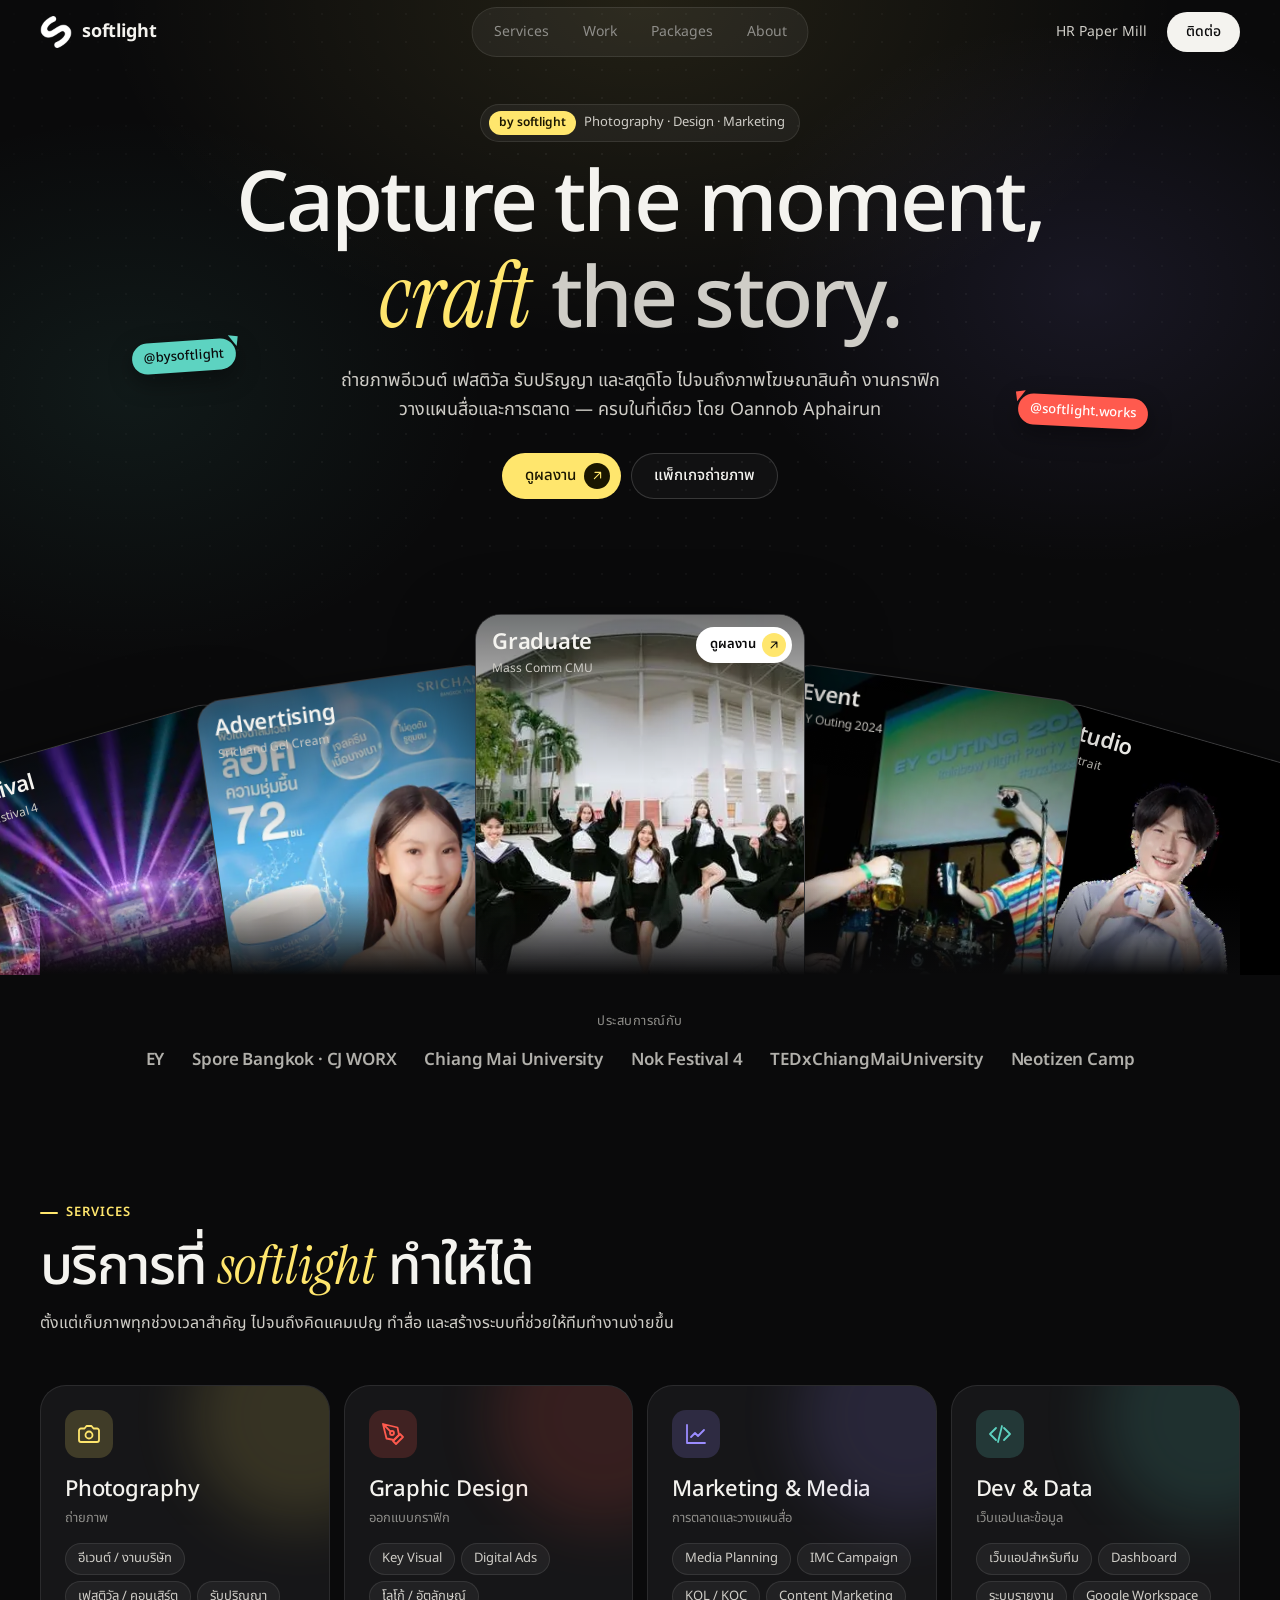
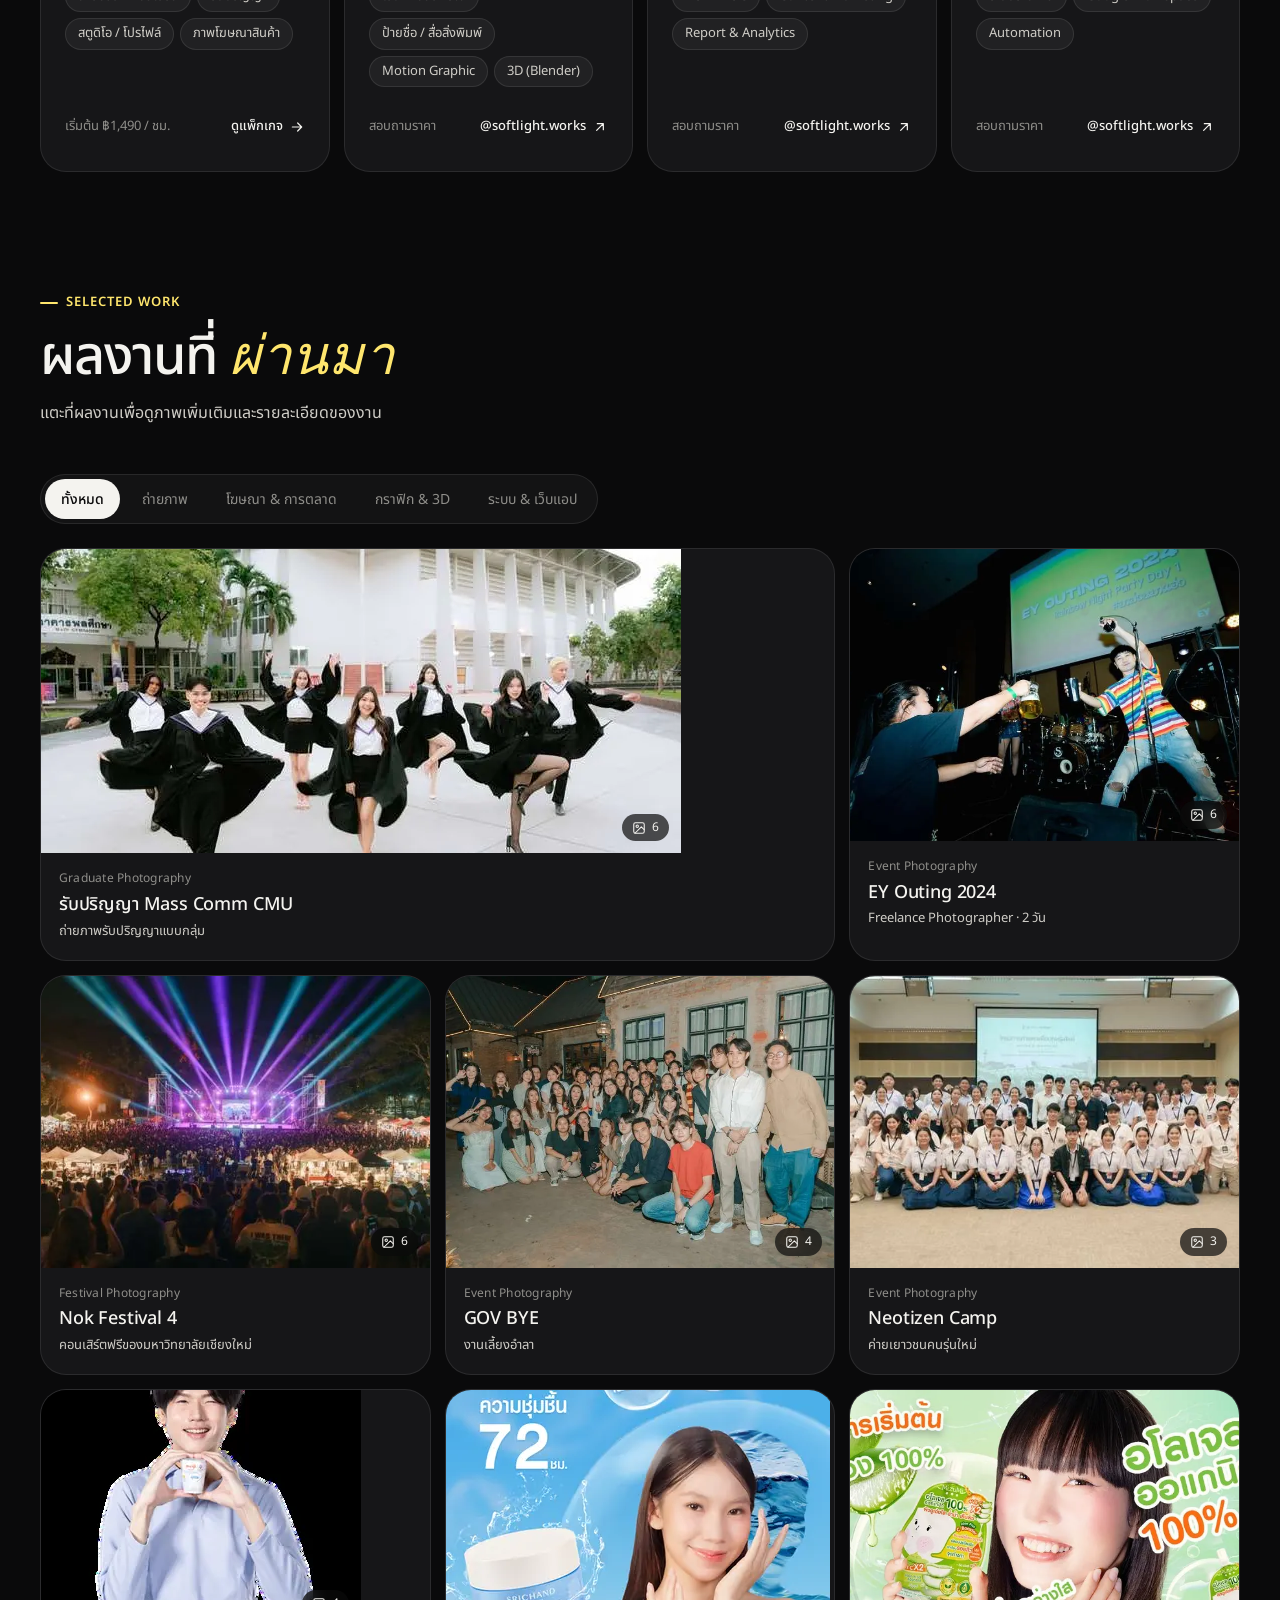
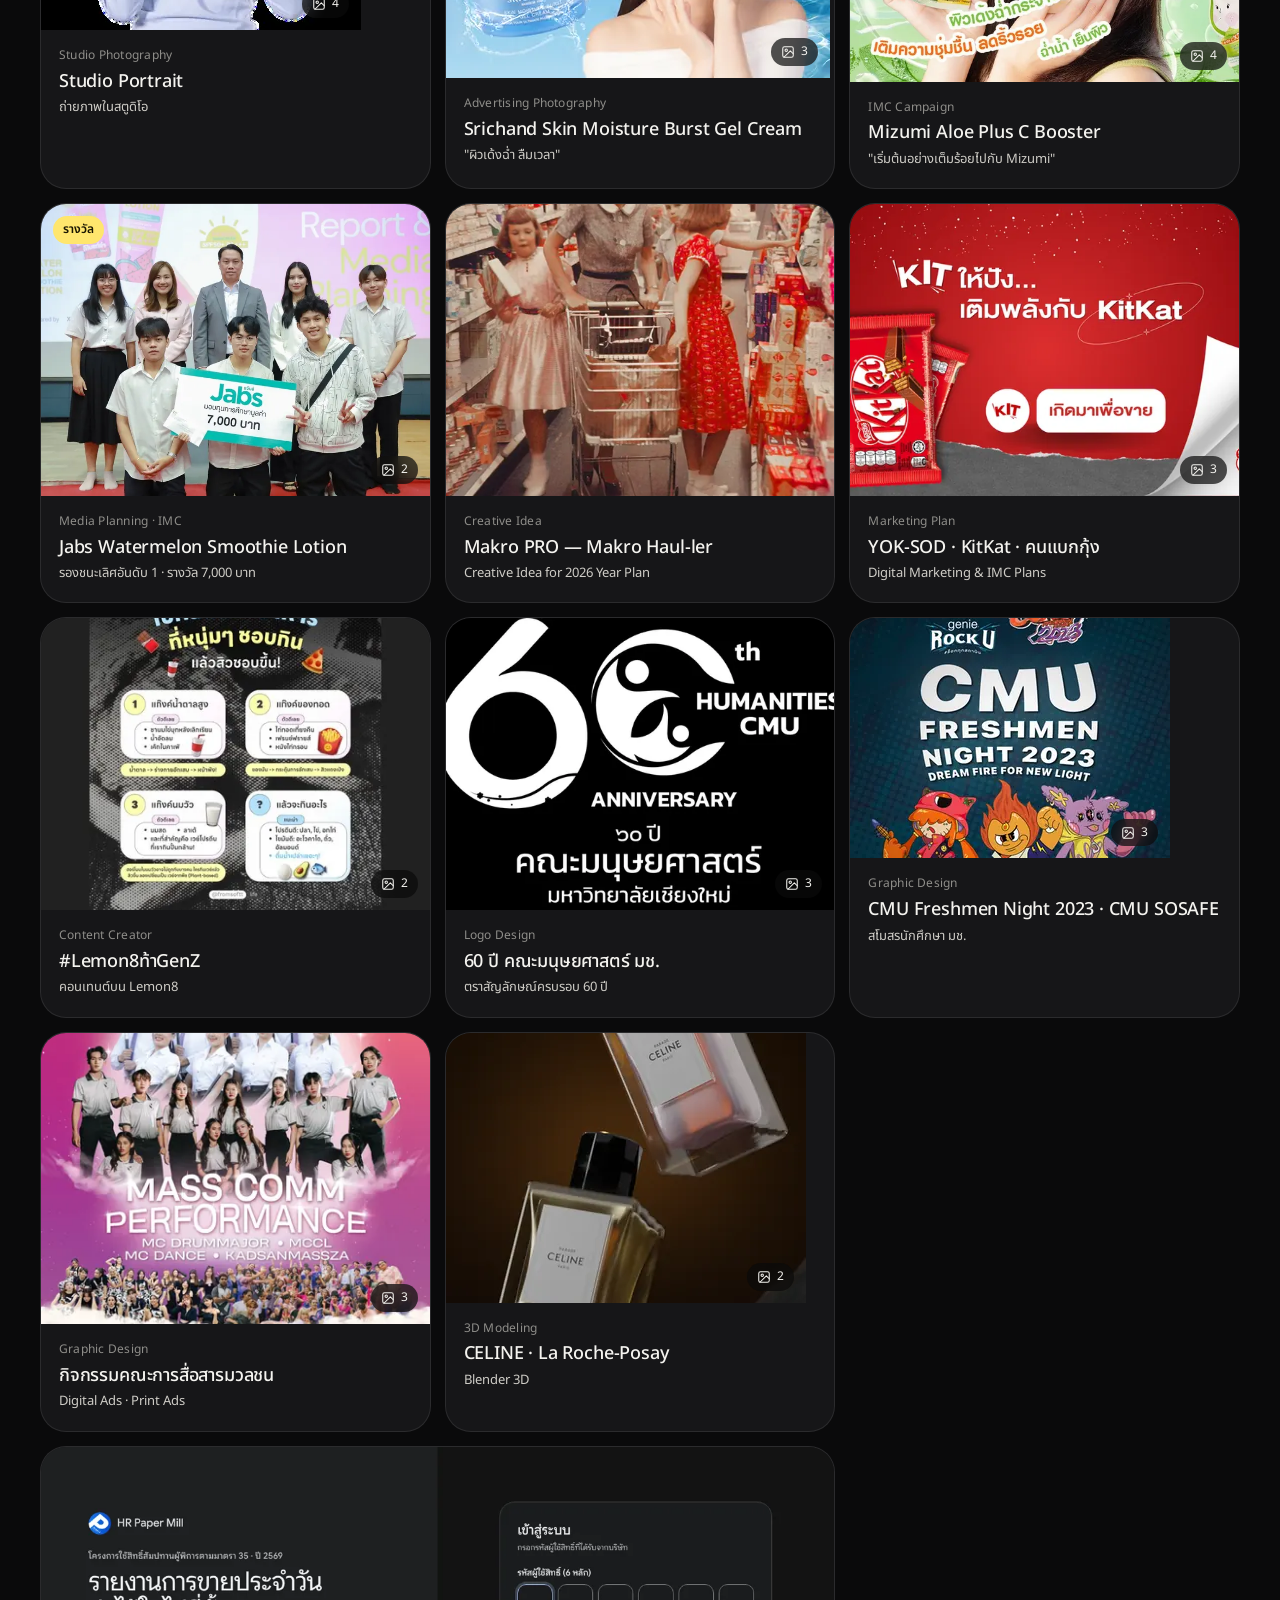
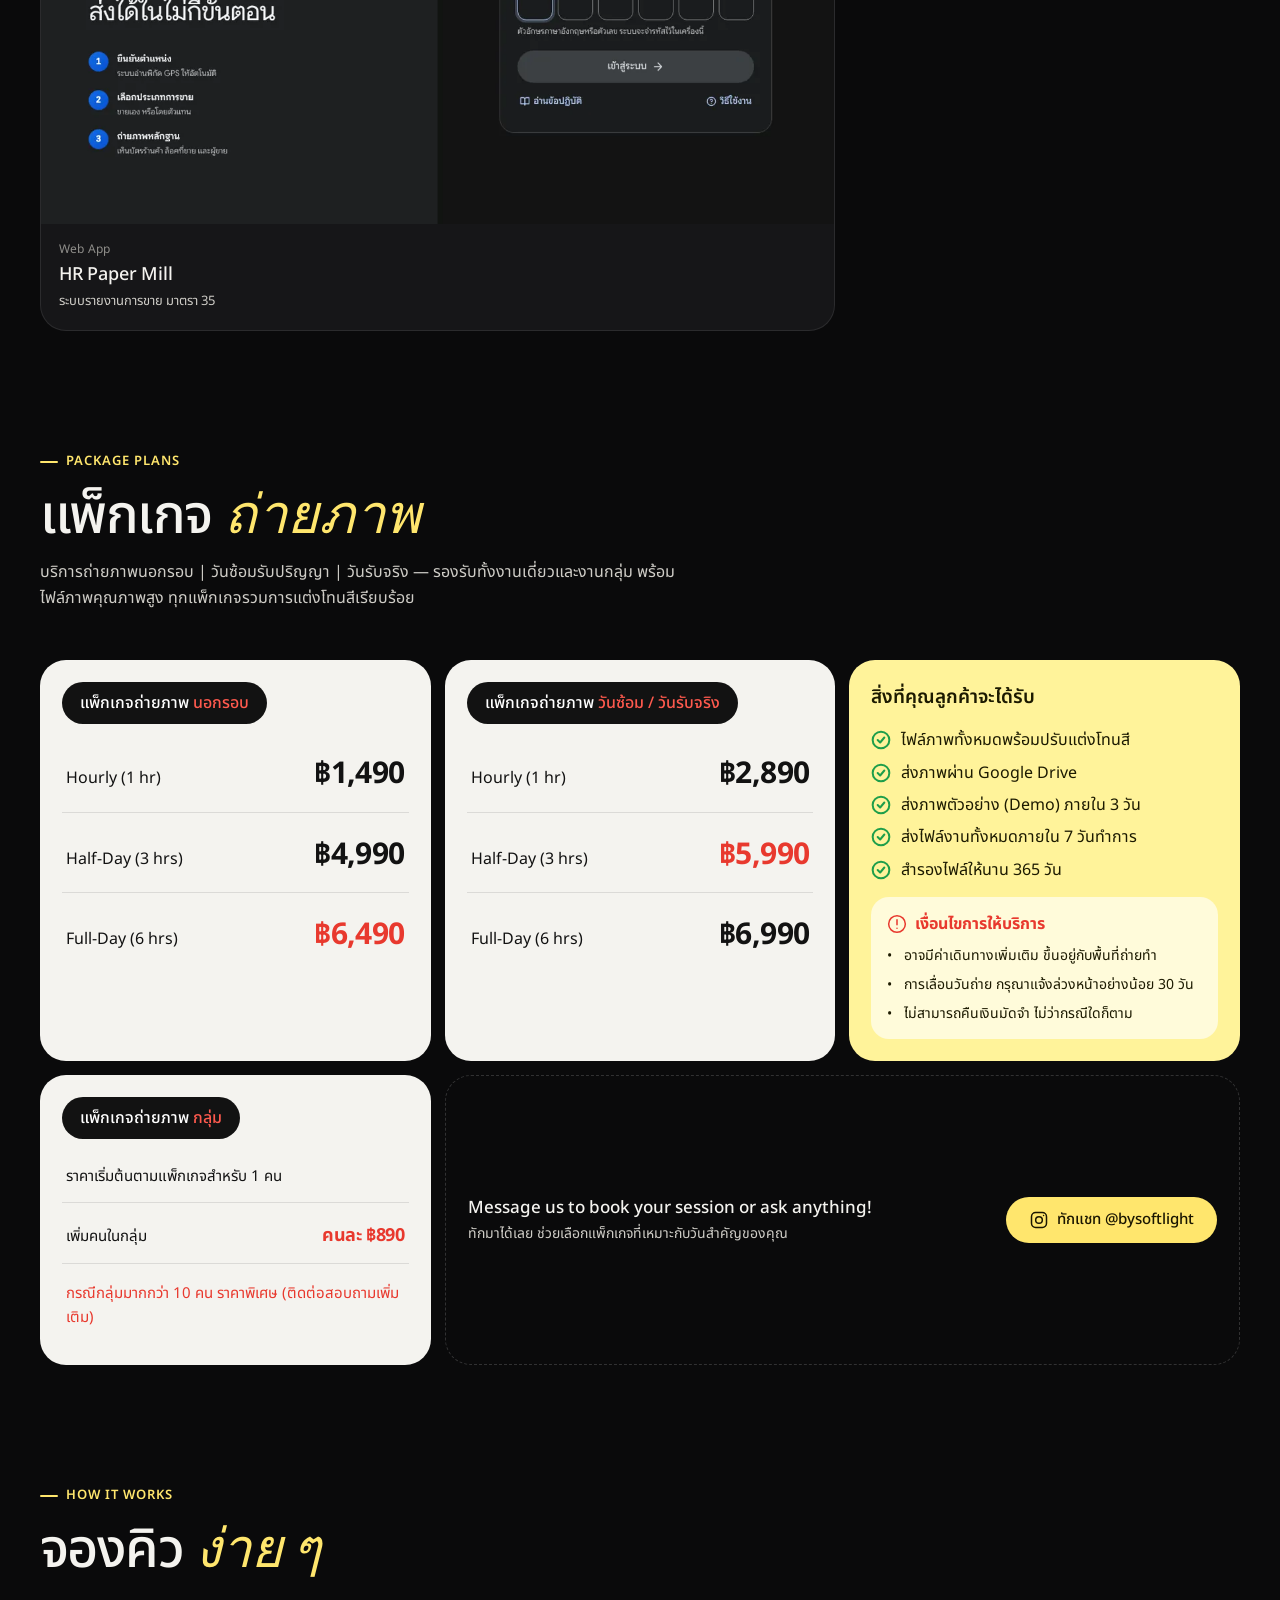
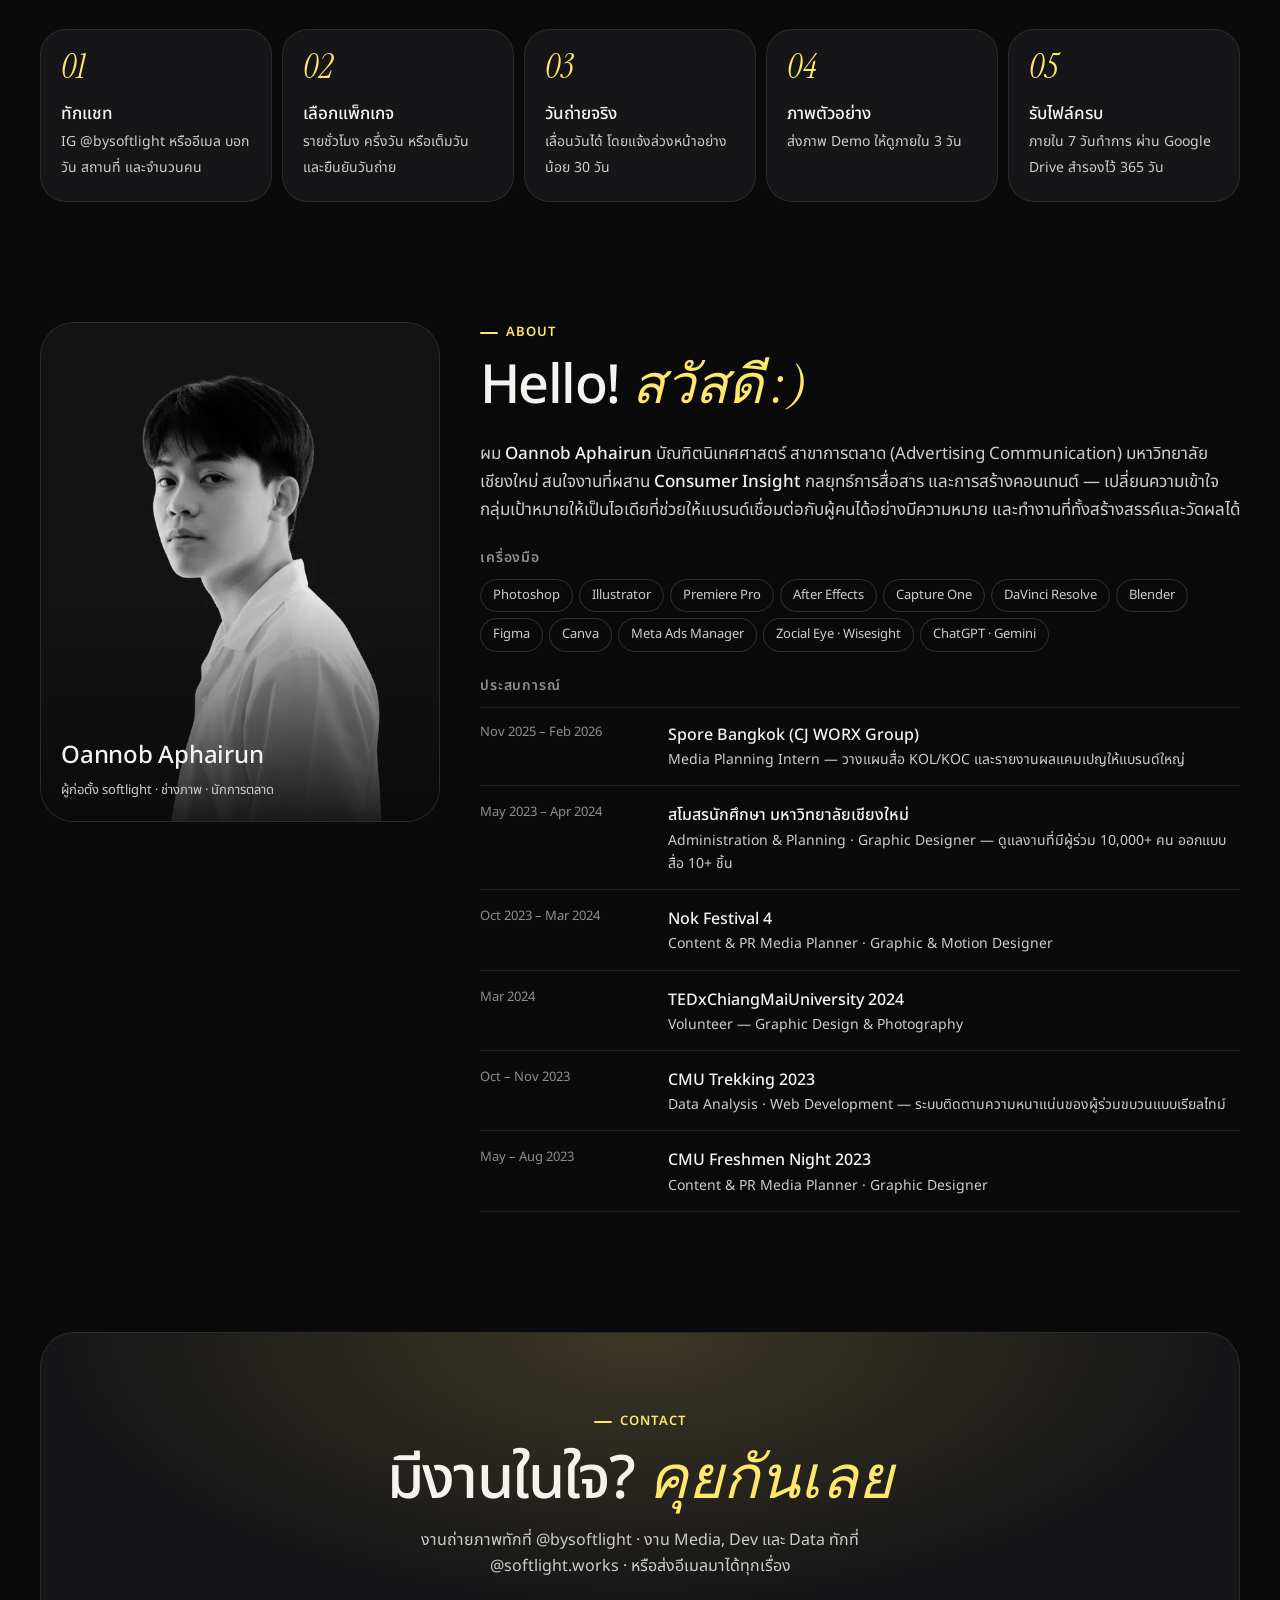
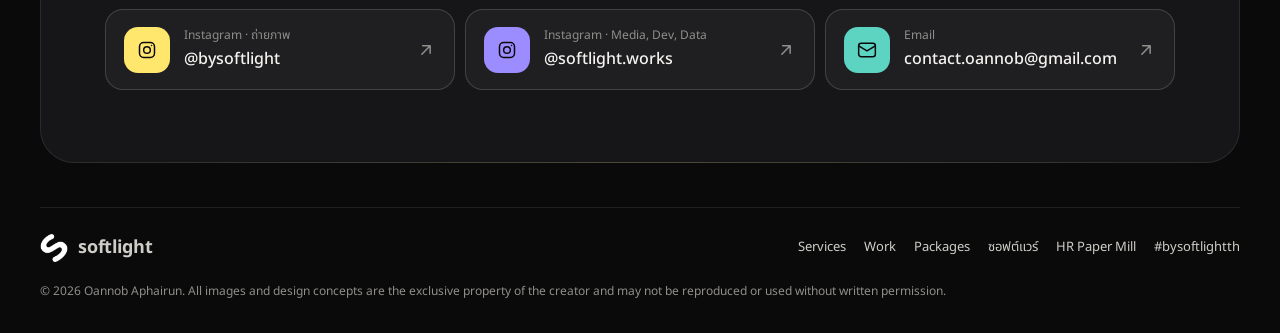
<file: softlight/index.html>
<!doctype html>
<html lang="th">
<head>
<meta charset="utf-8">
<meta name="viewport" content="width=device-width, initial-scale=1, viewport-fit=cover">
<title>softlight · ถ่ายภาพ กราฟิก และการตลาด</title>
<meta name="description" content="softlight โดย Oannob Aphairun — รับถ่ายภาพอีเวนต์ เฟสติวัล รับปริญญา สตูดิโอ ภาพโฆษณาสินค้า งานกราฟิก วางแผนสื่อและการตลาด และพัฒนาเว็บแอป">
<meta name="theme-color" content="#0A0A0B">
<link rel="canonical" href="https://bysoftlight.github.io/softlight/">
<meta property="og:title" content="softlight · ถ่ายภาพ กราฟิก และการตลาด">
<meta property="og:description" content="Portfolio และบริการของ softlight — Photography · Graphic Design · Marketing · Web App">
<meta property="og:image" content="https://bysoftlight.github.io/softlight/img/work/grad-1.webp">
<link rel="icon" type="image/png" sizes="64x64" href="img/favicon-64.png?v=2">
<link rel="icon" type="image/png" sizes="32x32" href="img/favicon-32.png?v=2">
<link rel="icon" type="image/png" sizes="192x192" href="img/favicon-192.png?v=2">
<link rel="apple-touch-icon" href="img/apple-touch-icon.png?v=2">
<script>
  document.documentElement.className = 'js';
</script>
<link rel="preconnect" href="https://fonts.googleapis.com">
<link rel="preconnect" href="https://fonts.gstatic.com" crossorigin>
<link href="https://fonts.googleapis.com/css2?family=Google+Sans:wght@400;500;600;700&family=Instrument+Serif:ital@1&family=Noto+Sans+Thai:wght@400;500;600;700&display=swap" rel="stylesheet">
<link rel="stylesheet" href="css/site.css?v=1.0.0">
</head>
<body>
<a class="skip" href="#main">ข้ามไปเนื้อหา</a>
<svg width="0" height="0" style="position:absolute" aria-hidden="true">
  <symbol id="i-arrow" viewBox="0 0 24 24"><path d="M7 17 17 7M8 7h9v9"/></symbol>
  <symbol id="i-right" viewBox="0 0 24 24"><path d="M5 12h14M13 6l6 6-6 6"/></symbol>
  <symbol id="i-left" viewBox="0 0 24 24"><path d="M19 12H5M11 6l-6 6 6 6"/></symbol>
  <symbol id="i-menu" viewBox="0 0 24 24"><path d="M4 8h16M4 16h16"/></symbol>
  <symbol id="i-x" viewBox="0 0 24 24"><path d="M18 6 6 18M6 6l12 12"/></symbol>
  <symbol id="i-camera" viewBox="0 0 24 24"><path d="M14.5 4h-5L7.5 6.5H4a2 2 0 0 0-2 2V18a2 2 0 0 0 2 2h16a2 2 0 0 0 2-2V8.5a2 2 0 0 0-2-2h-3.5Z"/><circle cx="12" cy="13" r="3.5"/></symbol>
  <symbol id="i-pen" viewBox="0 0 24 24"><path d="m12 19 7-7 3 3-7 7-3-3Z"/><path d="m18 13-1.5-7.5L2 2l3.5 14.5L13 18l5-5ZM2 2l7.6 7.6"/><circle cx="11" cy="11" r="2"/></symbol>
  <symbol id="i-chart" viewBox="0 0 24 24"><path d="M3 3v18h18"/><path d="m7 15 4-4 3 3 6-6"/></symbol>
  <symbol id="i-code" viewBox="0 0 24 24"><path d="m16 18 6-6-6-6M8 6l-6 6 6 6M14 4l-4 16"/></symbol>
  <symbol id="i-images" viewBox="0 0 24 24"><rect x="3" y="3" width="18" height="18" rx="3"/><circle cx="9" cy="9" r="2"/><path d="m21 15-5-5L5 21"/></symbol>
  <symbol id="i-check" viewBox="0 0 24 24"><circle cx="12" cy="12" r="10"/><path d="m8 12 3 3 5-6"/></symbol>
  <symbol id="i-alert" viewBox="0 0 24 24"><circle cx="12" cy="12" r="10"/><path d="M12 7v6M12 17h.01"/></symbol>
  <symbol id="i-ig" viewBox="0 0 24 24"><rect x="3" y="3" width="18" height="18" rx="5"/><circle cx="12" cy="12" r="4"/><path d="M17.5 6.5h.01"/></symbol>
  <symbol id="i-mail" viewBox="0 0 24 24"><rect x="2" y="4" width="20" height="16" rx="3"/><path d="m22 7-10 6L2 7"/></symbol>
</svg>

<header class="nav" id="nav">
  <div class="wrap nav-in">
    <a class="logo" href="#top" aria-label="softlight หน้าแรก"><img src="img/softlight-logo.png" alt="" width="32" height="32">softlight</a>
    <nav class="pill-nav" aria-label="เมนูหลัก">
      <ul>
        <li><a href="#services">Services</a></li>
        <li><a href="#work">Work</a></li>
        <li><a href="#packages">Packages</a></li>
        <li><a href="#about">About</a></li>
      </ul>
    </nav>
    <div class="nav-cta">
      <a class="text-link" href="/hr-paper-mill/">HR Paper Mill</a>
      <a class="btn btn-light" href="#contact">ติดต่อ</a>
    </div>
    <button class="menu-btn" type="button" id="menuBtn" aria-expanded="false" aria-controls="menuPanel" aria-label="เปิดเมนู"><svg class="ic"><use href="#i-menu"/></svg></button>
    <div class="menu-panel" id="menuPanel" hidden>
      <a href="#services">บริการ</a>
      <a href="#work">ผลงาน</a>
      <a href="#packages">แพ็กเกจถ่ายภาพ</a>
      <a href="#about">เกี่ยวกับ</a>
      <a href="/hr-paper-mill/">HR Paper Mill <svg class="ic"><use href="#i-arrow"/></svg></a>
      <a class="btn btn-yellow" href="#contact">ติดต่อ / จองคิว</a>
    </div>
  </div>
</header>

<main id="main">
  <section class="hero" id="top" aria-labelledby="heroTitle">
    <div class="wrap">
      <div class="hero-text">
        <span class="eyebrow"><b>by softlight</b> Photography · Design · Marketing</span>
        <h1 id="heroTitle">Capture the moment,<br><span class="serif">craft</span> <span class="dim">the story.</span></h1>
        <p class="lead">ถ่ายภาพอีเวนต์ เฟสติวัล รับปริญญา และสตูดิโอ ไปจนถึงภาพโฆษณาสินค้า งานกราฟิก วางแผนสื่อและการตลาด — ครบในที่เดียว โดย Oannob Aphairun</p>
        <div class="hero-actions">
          <a class="btn btn-yellow" href="#work">ดูผลงาน <span class="arrow"><svg class="ic" style="width:15px;height:15px"><use href="#i-arrow"/></svg></span></a>
          <a class="btn btn-ghost" href="#packages">แพ็กเกจถ่ายภาพ</a>
        </div>
        <a class="tag-float tag-a" href="https://www.instagram.com/bysoftlight" target="_blank" rel="noopener">@bysoftlight</a>
        <a class="tag-float tag-b" href="https://www.instagram.com/softlight.works" target="_blank" rel="noopener">@softlight.works</a>
      </div>
      <div class="fan" aria-label="ตัวอย่างผลงาน">
        <a class="fan-card" href="#work" data-open="nok" style="--i:0"><img src="img/work/nok-1.webp" alt="คอนเสิร์ตในงาน Nok Festival 4" width="600" height="400" fetchpriority="high"><figcaption><b>Festival</b><small>Nok Festival 4</small></figcaption></a>
        <a class="fan-card" href="#work" data-open="srichand" style="--i:1"><img src="img/work/srichand-1.webp" alt="ภาพโฆษณา Srichand Gel Cream" width="600" height="750"><figcaption><b>Advertising</b><small>Srichand Gel Cream</small></figcaption></a>
        <a class="fan-card" href="#work" data-open="grad" style="--i:2"><img src="img/work/grad-1.webp" alt="ภาพรับปริญญากลุ่มเพื่อนกระโดดหน้าอาคาร" width="600" height="400"><figcaption><b>Graduate</b><small>Mass Comm CMU</small></figcaption><span class="chip">ดูผลงาน <i><svg class="ic" style="width:14px;height:14px"><use href="#i-arrow"/></svg></i></span></a>
        <a class="fan-card" href="#work" data-open="ey" style="--i:3"><img src="img/work/ey-2.webp" alt="ผู้ร่วมงาน EY Outing 2024 บนเวที" width="600" height="400"><figcaption><b>Event</b><small>EY Outing 2024</small></figcaption></a>
        <a class="fan-card" href="#work" data-open="studio" style="--i:4"><img src="img/work/studio-2.webp" alt="ภาพถ่ายสตูดิโอ" width="600" height="900"><figcaption><b>Studio</b><small>Portrait</small></figcaption></a>
        <div class="fan-fade"></div>
      </div>
    </div>
  </section>

  <section class="trust wrap" aria-label="ประสบการณ์กับ">
    <p>ประสบการณ์กับ</p>
    <ul>
      <li>EY</li><li>Spore Bangkok · CJ WORX</li><li>Chiang Mai University</li><li>Nok Festival 4</li><li>TEDxChiangMaiUniversity</li><li>Neotizen Camp</li>
    </ul>
  </section>

  <section class="sec wrap" id="services" aria-labelledby="svcTitle">
    <div class="sec-head reveal">
      <span class="kicker">Services</span>
      <h2 id="svcTitle">บริการที่ <span class="serif">softlight</span> ทำให้ได้</h2>
      <p>ตั้งแต่เก็บภาพทุกช่วงเวลาสำคัญ ไปจนถึงคิดแคมเปญ ทำสื่อ และสร้างระบบที่ช่วยให้ทีมทำงานง่ายขึ้น</p>
    </div>
    <div class="services">
      <article class="svc reveal" style="--c:var(--yellow)">
        <span class="svc-ic"><svg class="ic"><use href="#i-camera"/></svg></span>
        <h3>Photography<small>ถ่ายภาพ</small></h3>
        <ul><li>อีเวนต์ / งานบริษัท</li><li>เฟสติวัล / คอนเสิร์ต</li><li>รับปริญญา</li><li>สตูดิโอ / โปรไฟล์</li><li>ภาพโฆษณาสินค้า</li></ul>
        <div class="svc-foot">เริ่มต้น ฿1,490 / ชม. <a href="#packages">ดูแพ็กเกจ <svg class="ic" style="width:16px;height:16px"><use href="#i-right"/></svg></a></div>
      </article>
      <article class="svc reveal" style="--c:var(--coral)">
        <span class="svc-ic"><svg class="ic"><use href="#i-pen"/></svg></span>
        <h3>Graphic Design<small>ออกแบบกราฟิก</small></h3>
        <ul><li>Key Visual</li><li>Digital Ads</li><li>โลโก้ / อัตลักษณ์</li><li>ป้ายชื่อ / สื่อสิ่งพิมพ์</li><li>Motion Graphic</li><li>3D (Blender)</li></ul>
        <div class="svc-foot">สอบถามราคา <a href="https://www.instagram.com/softlight.works" target="_blank" rel="noopener">@softlight.works <svg class="ic" style="width:16px;height:16px"><use href="#i-arrow"/></svg></a></div>
      </article>
      <article class="svc reveal" style="--c:var(--violet)">
        <span class="svc-ic"><svg class="ic"><use href="#i-chart"/></svg></span>
        <h3>Marketing &amp; Media<small>การตลาดและวางแผนสื่อ</small></h3>
        <ul><li>Media Planning</li><li>IMC Campaign</li><li>KOL / KOC</li><li>Content Marketing</li><li>Report &amp; Analytics</li></ul>
        <div class="svc-foot">สอบถามราคา <a href="https://www.instagram.com/softlight.works" target="_blank" rel="noopener">@softlight.works <svg class="ic" style="width:16px;height:16px"><use href="#i-arrow"/></svg></a></div>
      </article>
      <article class="svc reveal" style="--c:var(--teal)">
        <span class="svc-ic"><svg class="ic"><use href="#i-code"/></svg></span>
        <h3>Dev &amp; Data<small>เว็บแอปและข้อมูล</small></h3>
        <ul><li>เว็บแอปสำหรับทีม</li><li>Dashboard</li><li>ระบบรายงาน</li><li>Google Workspace</li><li>Automation</li></ul>
        <div class="svc-foot">สอบถามราคา <a href="https://www.instagram.com/softlight.works" target="_blank" rel="noopener">@softlight.works <svg class="ic" style="width:16px;height:16px"><use href="#i-arrow"/></svg></a></div>
      </article>
    </div>
  </section>

  <section class="sec wrap" id="work" aria-labelledby="workTitle">
    <div class="sec-head reveal">
      <span class="kicker">Selected Work</span>
      <h2 id="workTitle">ผลงานที่ <span class="serif">ผ่านมา</span></h2>
      <p>แตะที่ผลงานเพื่อดูภาพเพิ่มเติมและรายละเอียดของงาน</p>
    </div>
    <div class="filters" role="group" aria-label="กรองผลงาน" id="filters">
      <button type="button" data-f="all" aria-pressed="true">ทั้งหมด</button>
      <button type="button" data-f="photo" aria-pressed="false">ถ่ายภาพ</button>
      <button type="button" data-f="ads" aria-pressed="false">โฆษณา &amp; การตลาด</button>
      <button type="button" data-f="graphic" aria-pressed="false">กราฟิก &amp; 3D</button>
      <button type="button" data-f="dev" aria-pressed="false">ระบบ &amp; เว็บแอป</button>
    </div>
    <div class="works" id="works" aria-live="polite"></div>
    <noscript><p>เปิด JavaScript เพื่อดูผลงานทั้งหมด หรือดูที่ <a href="https://www.instagram.com/bysoftlight">@bysoftlight</a></p></noscript>
  </section>

  <section class="sec wrap" id="packages" aria-labelledby="pkTitle">
    <div class="sec-head reveal">
      <span class="kicker">Package Plans</span>
      <h2 id="pkTitle">แพ็กเกจ <span class="serif">ถ่ายภาพ</span></h2>
      <p class="pk-sub">บริการถ่ายภาพนอกรอบ | วันซ้อมรับปริญญา | วันรับจริง — รองรับทั้งงานเดี่ยวและงานกลุ่ม พร้อมไฟล์ภาพคุณภาพสูง ทุกแพ็กเกจรวมการแต่งโทนสีเรียบร้อย</p>
    </div>
    <div class="packages">
      <article class="pk reveal">
        <h3>แพ็กเกจถ่ายภาพ<em>นอกรอบ</em></h3>
        <div class="pk-row"><span>Hourly (1 hr)</span><b>฿1,490</b></div>
        <div class="pk-row"><span>Half-Day (3 hrs)</span><b>฿4,990</b></div>
        <div class="pk-row"><span>Full-Day (6 hrs)</span><b class="hot">฿6,490</b></div>
      </article>
      <article class="pk reveal">
        <h3>แพ็กเกจถ่ายภาพ<em>วันซ้อม / วันรับจริง</em></h3>
        <div class="pk-row"><span>Hourly (1 hr)</span><b>฿2,890</b></div>
        <div class="pk-row"><span>Half-Day (3 hrs)</span><b class="hot">฿5,990</b></div>
        <div class="pk-row"><span>Full-Day (6 hrs)</span><b>฿6,990</b></div>
      </article>
      <article class="pk-info reveal">
        <h3>สิ่งที่คุณลูกค้าจะได้รับ</h3>
        <ul>
          <li><svg class="ic"><use href="#i-check"/></svg>ไฟล์ภาพทั้งหมดพร้อมปรับแต่งโทนสี</li>
          <li><svg class="ic"><use href="#i-check"/></svg>ส่งภาพผ่าน Google Drive</li>
          <li><svg class="ic"><use href="#i-check"/></svg>ส่งภาพตัวอย่าง (Demo) ภายใน 3 วัน</li>
          <li><svg class="ic"><use href="#i-check"/></svg>ส่งไฟล์งานทั้งหมดภายใน 7 วันทำการ</li>
          <li><svg class="ic"><use href="#i-check"/></svg>สำรองไฟล์ให้นาน 365 วัน</li>
        </ul>
        <div class="cond">
          <h4><svg class="ic"><use href="#i-alert"/></svg>เงื่อนไขการให้บริการ</h4>
          <ul>
            <li>อาจมีค่าเดินทางเพิ่มเติม ขึ้นอยู่กับพื้นที่ถ่ายทำ</li>
            <li>การเลื่อนวันถ่าย กรุณาแจ้งล่วงหน้าอย่างน้อย 30 วัน</li>
            <li>ไม่สามารถคืนเงินมัดจำ ไม่ว่ากรณีใดก็ตาม</li>
          </ul>
        </div>
      </article>
      <article class="pk reveal">
        <h3>แพ็กเกจถ่ายภาพ<em>กลุ่ม</em></h3>
        <div class="pk-row note"><span>ราคาเริ่มต้นตามแพ็กเกจสำหรับ 1 คน</span></div>
        <div class="pk-row note"><span>เพิ่มคนในกลุ่ม</span><b class="hot">คนละ ฿890</b></div>
        <div class="pk-row note"><span class="hot-t">กรณีกลุ่มมากกว่า 10 คน ราคาพิเศษ (ติดต่อสอบถามเพิ่มเติม)</span></div>
      </article>
      <div class="pk-cta reveal">
        <p><b>Message us to book your session or ask anything!</b>ทักมาได้เลย ช่วยเลือกแพ็กเกจที่เหมาะกับวันสำคัญของคุณ</p>
        <a class="btn btn-yellow" href="https://www.instagram.com/bysoftlight" target="_blank" rel="noopener"><svg class="ic"><use href="#i-ig"/></svg>ทักแชท @bysoftlight</a>
      </div>
    </div>
  </section>

  <section class="sec wrap" aria-labelledby="stepTitle">
    <div class="sec-head reveal">
      <span class="kicker">How it works</span>
      <h2 id="stepTitle">จองคิว <span class="serif">ง่าย ๆ</span></h2>
    </div>
    <ol class="steps">
      <li class="step reveal"><div><b>ทักแชท</b><span>IG @bysoftlight หรืออีเมล บอกวัน สถานที่ และจำนวนคน</span></div></li>
      <li class="step reveal"><div><b>เลือกแพ็กเกจ</b><span>รายชั่วโมง ครึ่งวัน หรือเต็มวัน และยืนยันวันถ่าย</span></div></li>
      <li class="step reveal"><div><b>วันถ่ายจริง</b><span>เลื่อนวันได้ โดยแจ้งล่วงหน้าอย่างน้อย 30 วัน</span></div></li>
      <li class="step reveal"><div><b>ภาพตัวอย่าง</b><span>ส่งภาพ Demo ให้ดูภายใน 3 วัน</span></div></li>
      <li class="step reveal"><div><b>รับไฟล์ครบ</b><span>ภายใน 7 วันทำการ ผ่าน Google Drive สำรองไว้ 365 วัน</span></div></li>
    </ol>
  </section>

  <section class="sec wrap" id="about" aria-labelledby="aboutTitle">
    <div class="about">
      <figure class="about-card reveal">
        <img src="img/work/oannob.webp" alt="Oannob Aphairun" width="560" height="700" loading="lazy">
        <figcaption><b>Oannob Aphairun</b><span>ผู้ก่อตั้ง softlight · ช่างภาพ · นักการตลาด</span></figcaption>
      </figure>
      <div class="about-body">
        <div class="sec-head reveal" style="margin:0">
          <span class="kicker">About</span>
          <h2 id="aboutTitle">Hello! <span class="serif">สวัสดี :)</span></h2>
        </div>
        <p class="reveal">ผม <b>Oannob Aphairun</b> บัณฑิตนิเทศศาสตร์ สาขาการตลาด (Advertising Communication) มหาวิทยาลัยเชียงใหม่ สนใจงานที่ผสาน <b>Consumer Insight</b> กลยุทธ์การสื่อสาร และการสร้างคอนเทนต์ — เปลี่ยนความเข้าใจกลุ่มเป้าหมายให้เป็นไอเดียที่ช่วยให้แบรนด์เชื่อมต่อกับผู้คนได้อย่างมีความหมาย และทำงานที่ทั้งสร้างสรรค์และวัดผลได้</p>
        <div class="reveal">
          <h3>เครื่องมือ</h3>
          <ul class="tools">
            <li>Photoshop</li><li>Illustrator</li><li>Premiere Pro</li><li>After Effects</li><li>Capture One</li><li>DaVinci Resolve</li><li>Blender</li><li>Figma</li><li>Canva</li><li>Meta Ads Manager</li><li>Zocial Eye · Wisesight</li><li>ChatGPT · Gemini</li>
          </ul>
        </div>
        <div class="reveal">
          <h3>ประสบการณ์</h3>
          <div class="timeline">
            <div class="tl"><time>Nov 2025 – Feb 2026</time><div><b>Spore Bangkok (CJ WORX Group)</b><span>Media Planning Intern — วางแผนสื่อ KOL/KOC และรายงานผลแคมเปญให้แบรนด์ใหญ่</span></div></div>
            <div class="tl"><time>May 2023 – Apr 2024</time><div><b>สโมสรนักศึกษา มหาวิทยาลัยเชียงใหม่</b><span>Administration &amp; Planning · Graphic Designer — ดูแลงานที่มีผู้ร่วม 10,000+ คน ออกแบบสื่อ 10+ ชิ้น</span></div></div>
            <div class="tl"><time>Oct 2023 – Mar 2024</time><div><b>Nok Festival 4</b><span>Content &amp; PR Media Planner · Graphic &amp; Motion Designer</span></div></div>
            <div class="tl"><time>Mar 2024</time><div><b>TEDxChiangMaiUniversity 2024</b><span>Volunteer — Graphic Design &amp; Photography</span></div></div>
            <div class="tl"><time>Oct – Nov 2023</time><div><b>CMU Trekking 2023</b><span>Data Analysis · Web Development — ระบบติดตามความหนาแน่นของผู้ร่วมขบวนแบบเรียลไทม์</span></div></div>
            <div class="tl"><time>May – Aug 2023</time><div><b>CMU Freshmen Night 2023</b><span>Content &amp; PR Media Planner · Graphic Designer</span></div></div>
          </div>
        </div>
      </div>
    </div>
  </section>

  <section class="wrap" id="contact" aria-labelledby="ctTitle">
    <div class="contact reveal">
      <span class="kicker">Contact</span>
      <h2 id="ctTitle" style="margin-top:12px">มีงานในใจ? <span class="serif">คุยกันเลย</span></h2>
      <p>งานถ่ายภาพทักที่ @bysoftlight · งาน Media, Dev และ Data ทักที่ @softlight.works · หรือส่งอีเมลมาได้ทุกเรื่อง</p>
      <div class="channels">
        <a class="ch" style="--c:var(--yellow)" href="https://www.instagram.com/bysoftlight" target="_blank" rel="noopener"><span class="ch-ic"><svg class="ic"><use href="#i-ig"/></svg></span><div><small>Instagram · ถ่ายภาพ</small><b>@bysoftlight</b></div><svg class="ic go"><use href="#i-arrow"/></svg></a>
        <a class="ch" style="--c:var(--violet)" href="https://www.instagram.com/softlight.works" target="_blank" rel="noopener"><span class="ch-ic"><svg class="ic"><use href="#i-ig"/></svg></span><div><small>Instagram · Media, Dev, Data</small><b>@softlight.works</b></div><svg class="ic go"><use href="#i-arrow"/></svg></a>
        <a class="ch" style="--c:var(--teal)" href="mailto:contact.oannob@gmail.com"><span class="ch-ic"><svg class="ic"><use href="#i-mail"/></svg></span><div><small>Email</small><b>contact.oannob@gmail.com</b></div><svg class="ic go"><use href="#i-arrow"/></svg></a>
      </div>
    </div>
  </section>
</main>

<footer class="foot">
  <div class="wrap foot-in">
    <a class="logo" href="#top" style="margin:0"><img src="img/softlight-logo.png" alt="" width="28" height="28" style="width:28px;height:28px">softlight</a>
    <nav aria-label="ลิงก์ท้ายหน้า">
      <a href="#services">Services</a><a href="#work">Work</a><a href="#packages">Packages</a><a href="/software/">ซอฟต์แวร์</a><a href="/hr-paper-mill/">HR Paper Mill</a><a href="https://www.instagram.com/bysoftlight" target="_blank" rel="noopener">#bysoftlightth</a>
    </nav>
    <p class="copy">© 2026 Oannob Aphairun. All images and design concepts are the exclusive property of the creator and may not be reproduced or used without written permission.</p>
  </div>
</footer>

<dialog class="viewer" id="viewer" aria-labelledby="vTitle">
  <div class="v-head">
    <div><small id="vCat"></small><h3 id="vTitle"></h3></div>
    <button class="icon-btn" type="button" data-close aria-label="ปิด"><svg class="ic"><use href="#i-x"/></svg></button>
  </div>
  <div class="v-stage">
    <img id="vImg" alt="">
    <button class="icon-btn nav-l" type="button" id="vPrev" aria-label="ภาพก่อนหน้า"><svg class="ic"><use href="#i-left"/></svg></button>
    <button class="icon-btn nav-r" type="button" id="vNext" aria-label="ภาพถัดไป"><svg class="ic"><use href="#i-right"/></svg></button>
  </div>
  <div class="v-foot">
    <div class="v-thumbs" id="vThumbs" aria-label="ภาพในผลงานนี้"></div>
    <div class="v-desc" id="vDesc"></div>
  </div>
</dialog>

<script src="js/site.js?v=1.0.0"></script>
</body>
</html>
</file>
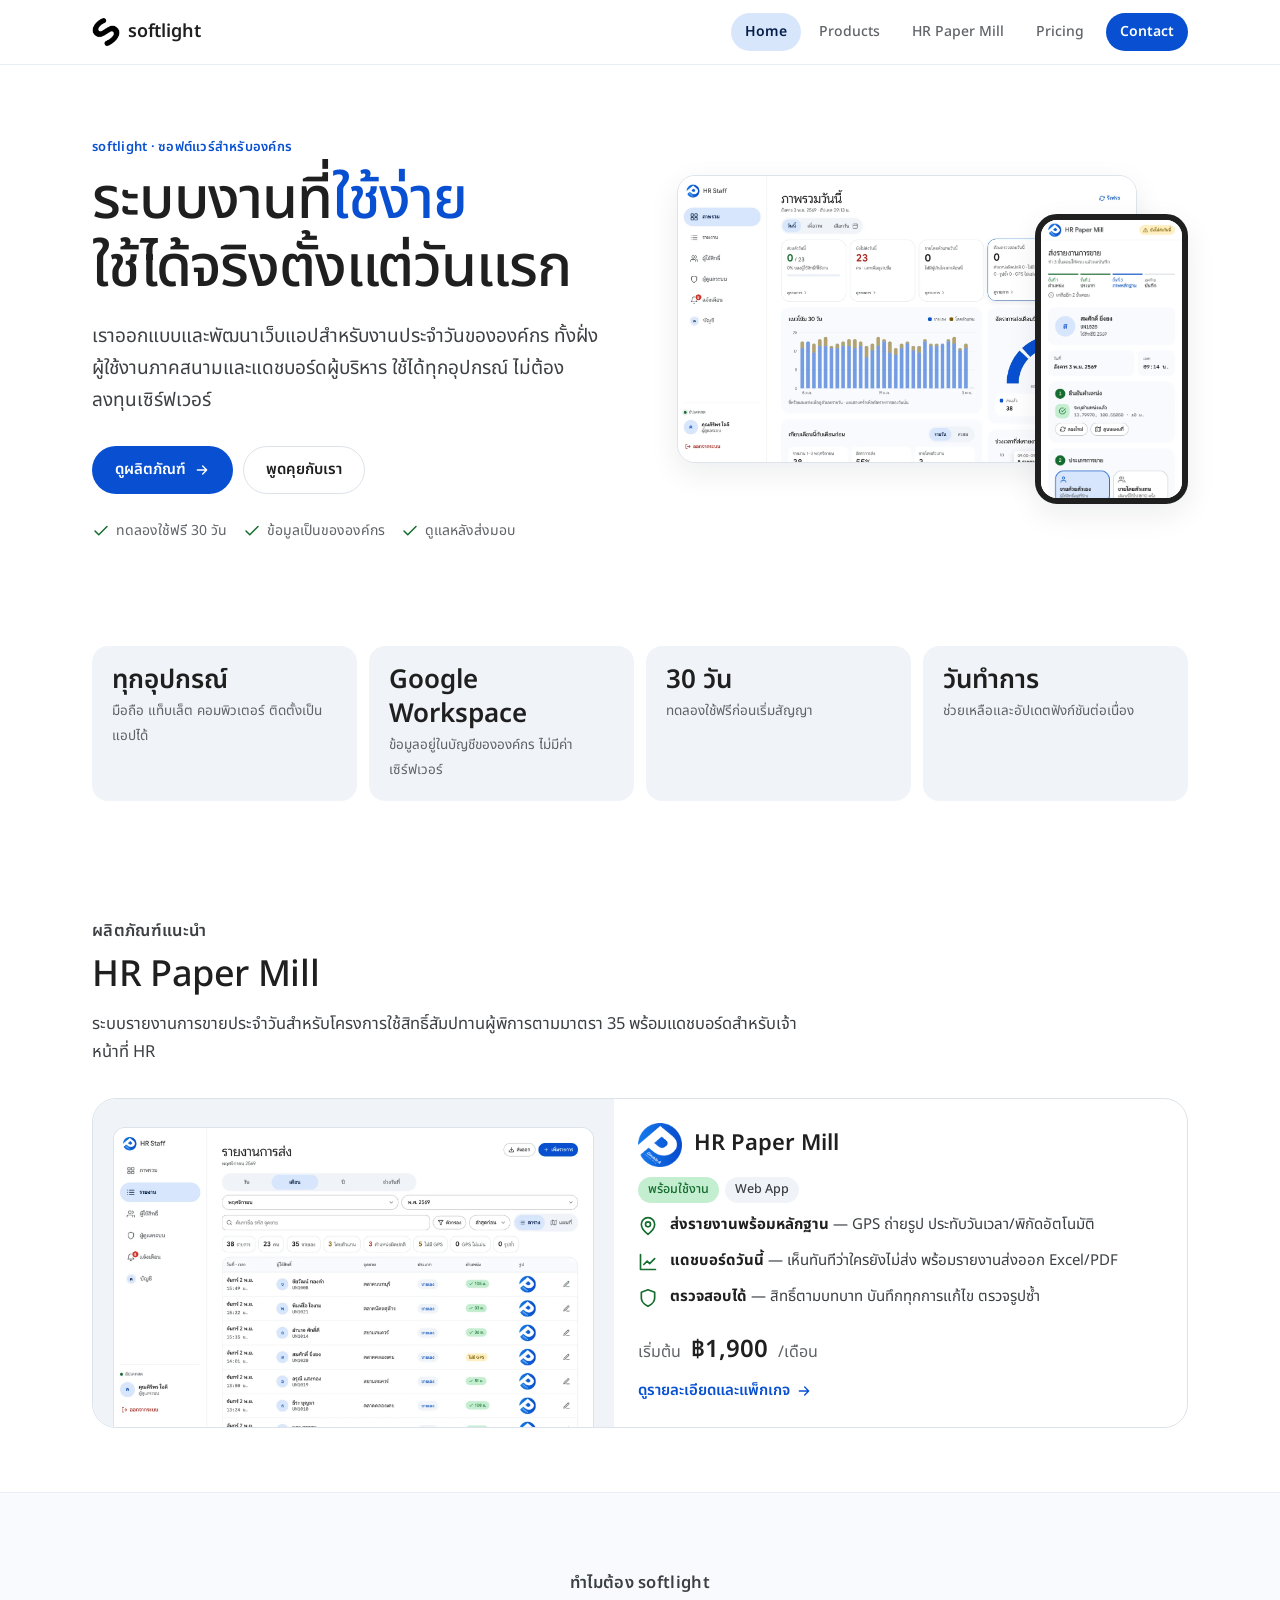
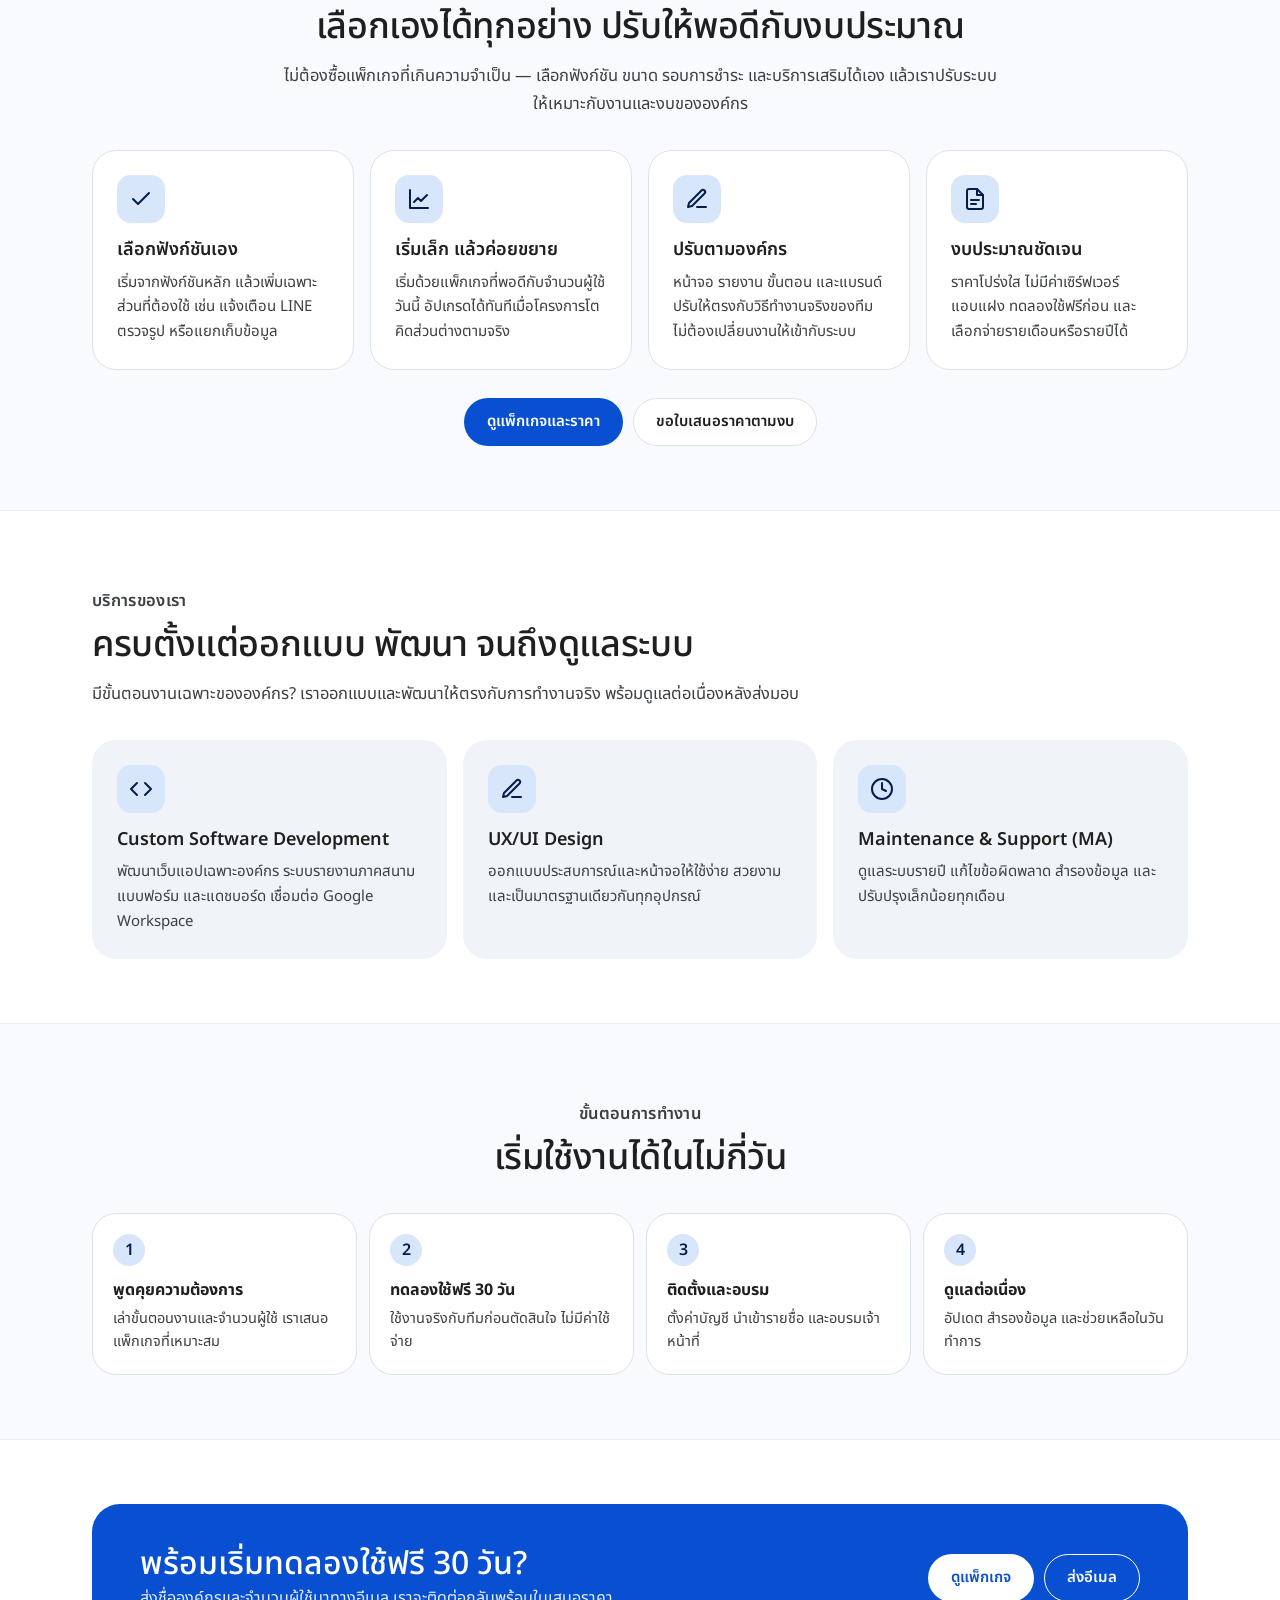
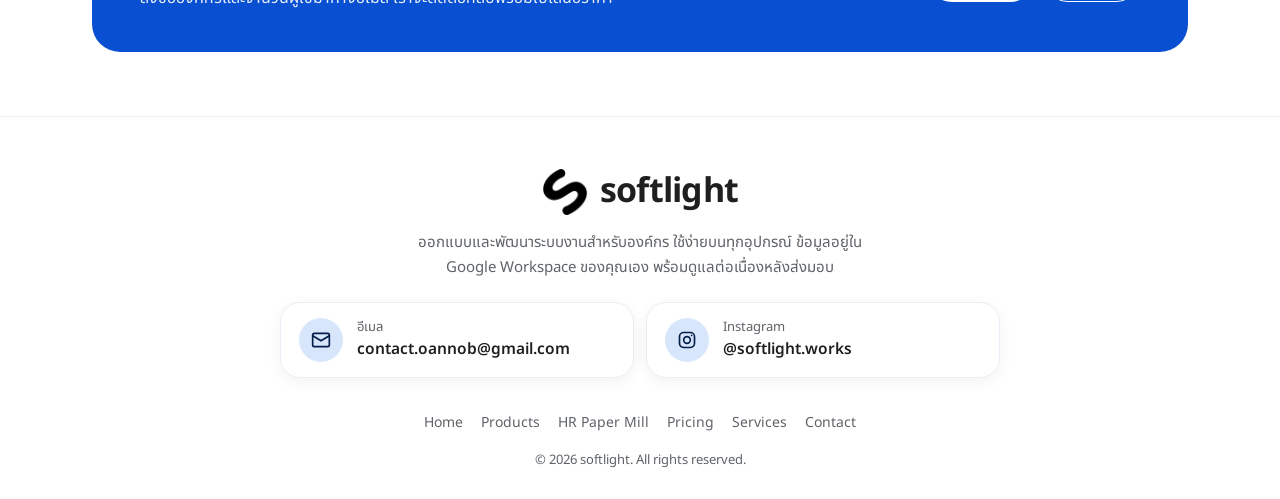
<file: software/index.html>
<!DOCTYPE html>
<html lang="th">
<head>
  <meta charset="UTF-8">
  <meta name="viewport" content="width=device-width, initial-scale=1.0, viewport-fit=cover">
  <title>softlight Software — ระบบงานสำหรับองค์กร</title>
  <meta name="description" content="softlight ออกแบบและพัฒนาเว็บแอปสำหรับองค์กร เช่น HR Paper Mill ระบบรายงานการขายประจำวันมาตรา 35 ทดลองใช้ฟรี 30 วัน">
  <meta name="author" content="softlight">
  <meta property="og:title" content="softlight Software — ระบบงานสำหรับองค์กร">
  <meta property="og:description" content="softlight ออกแบบและพัฒนาเว็บแอปสำหรับองค์กร เช่น HR Paper Mill ระบบรายงานการขายประจำวันมาตรา 35 ทดลองใช้ฟรี 30 วัน">
  <meta property="og:type" content="website">
  <meta property="og:image" content="https://bysoftlight.github.io/software/img/hrpm-dashboard.webp">
  <meta name="theme-color" content="#FFFFFF" media="(prefers-color-scheme: light)">
  <meta name="theme-color" content="#131314" media="(prefers-color-scheme: dark)">
  <link rel="icon" type="image/png" sizes="64x64" href="img/favicon-64.png?v=2">
  <link rel="icon" type="image/png" sizes="32x32" href="img/favicon-32.png?v=2">
  <link rel="icon" type="image/png" sizes="192x192" href="img/favicon-192.png?v=2">
  <link rel="apple-touch-icon" href="img/apple-touch-icon.png?v=2">
  <link rel="preconnect" href="https://fonts.googleapis.com">
  <link rel="preconnect" href="https://fonts.gstatic.com" crossorigin>
  <link rel="stylesheet" href="https://fonts.googleapis.com/css2?family=Google+Sans:wght@400;500;600;700&family=Google+Sans+Code:wght@400;500&family=Noto+Sans+Thai:wght@400;500;600;700&display=swap">
  <link rel="stylesheet" href="css/site.css?v=1.2.1">
</head>
<body>
<svg xmlns="http://www.w3.org/2000/svg" style="display:none" aria-hidden="true"><defs>
<symbol id="i-check" viewBox="0 0 24 24"><path d="M20 6 9 17l-5-5"/></symbol>
<symbol id="i-arrow" viewBox="0 0 24 24"><path d="M5 12h14M13 6l6 6-6 6"/></symbol>
<symbol id="i-back" viewBox="0 0 24 24"><path d="M19 12H5M12 19l-7-7 7-7"/></symbol>
<symbol id="i-mail" viewBox="0 0 24 24"><rect x="2" y="4" width="20" height="16" rx="2"/><path d="m22 7-10 6L2 7"/></symbol>
<symbol id="i-ig" viewBox="0 0 24 24"><rect x="3" y="3" width="18" height="18" rx="5"/><circle cx="12" cy="12" r="4"/><path d="M17.5 6.5h.01"/></symbol>
<symbol id="i-phone" viewBox="0 0 24 24"><rect x="6" y="2" width="12" height="20" rx="2.5"/><path d="M11 18h2"/></symbol>
<symbol id="i-chart" viewBox="0 0 24 24"><path d="M3 3v18h18"/><path d="M7 15l4-4 3 3 6-6"/></symbol>
<symbol id="i-shield" viewBox="0 0 24 24"><path d="M12 22s8-4 8-10V5l-8-3-8 3v7c0 6 8 10 8 10z"/></symbol>
<symbol id="i-users" viewBox="0 0 24 24"><path d="M17 21v-2a4 4 0 0 0-4-4H5a4 4 0 0 0-4 4v2"/><circle cx="9" cy="7" r="4"/><path d="M23 21v-2a4 4 0 0 0-3-3.87M16 3.13a4 4 0 0 1 0 7.75"/></symbol>
<symbol id="i-code" viewBox="0 0 24 24"><path d="m16 18 6-6-6-6M8 6l-6 6 6 6"/></symbol>
<symbol id="i-pen" viewBox="0 0 24 24"><path d="M12 20h9M16.5 3.5a2.1 2.1 0 0 1 3 3L7 19l-4 1 1-4z"/></symbol>
<symbol id="i-tool" viewBox="0 0 24 24"><path d="M14.7 6.3a1 1 0 0 0 0 1.4l1.6 1.6a1 1 0 0 0 1.4 0l3.77-3.77a6 6 0 0 1-7.94 7.94l-6.91 6.91a2.12 2.12 0 0 1-3-3l6.91-6.91a6 6 0 0 1 7.94-7.94l-3.76 3.76z"/></symbol>
<symbol id="i-database" viewBox="0 0 24 24"><ellipse cx="12" cy="5" rx="9" ry="3"/><path d="M21 12c0 1.66-4 3-9 3s-9-1.34-9-3M3 5v14c0 1.66 4 3 9 3s9-1.34 9-3V5"/></symbol>
<symbol id="i-camera" viewBox="0 0 24 24"><path d="M23 19a2 2 0 0 1-2 2H3a2 2 0 0 1-2-2V8a2 2 0 0 1 2-2h4l2-3h6l2 3h4a2 2 0 0 1 2 2z"/><circle cx="12" cy="13" r="4"/></symbol>
<symbol id="i-pin" viewBox="0 0 24 24"><path d="M20 10c0 6-8 12-8 12s-8-6-8-12a8 8 0 0 1 16 0z"/><circle cx="12" cy="10" r="3"/></symbol>
<symbol id="i-bell" viewBox="0 0 24 24"><path d="M18 8A6 6 0 0 0 6 8c0 7-3 9-3 9h18s-3-2-3-9M13.73 21a2 2 0 0 1-3.46 0"/></symbol>
<symbol id="i-download" viewBox="0 0 24 24"><path d="M21 15v4a2 2 0 0 1-2 2H5a2 2 0 0 1-2-2v-4M7 10l5 5 5-5M12 15V3"/></symbol>
<symbol id="i-image" viewBox="0 0 24 24"><rect x="3" y="3" width="18" height="18" rx="2"/><circle cx="8.5" cy="8.5" r="1.5"/><path d="m21 15-5-5L5 21"/></symbol>
<symbol id="i-share" viewBox="0 0 24 24"><circle cx="18" cy="5" r="3"/><circle cx="6" cy="12" r="3"/><circle cx="18" cy="19" r="3"/><path d="m8.59 13.51 6.83 3.98M15.41 6.51l-6.82 3.98"/></symbol>
<symbol id="i-bank" viewBox="0 0 24 24"><path d="M3 21h18M3 10h18M5 6l7-3 7 3M4 10v11M20 10v11M8 14v3M12 14v3M16 14v3"/></symbol>
<symbol id="i-chevron" viewBox="0 0 24 24"><path d="m6 9 6 6 6-6"/></symbol>
<symbol id="i-clock" viewBox="0 0 24 24"><circle cx="12" cy="12" r="10"/><path d="M12 6v6l4 2"/></symbol>
<symbol id="i-file" viewBox="0 0 24 24"><path d="M14 2H6a2 2 0 0 0-2 2v16a2 2 0 0 0 2 2h12a2 2 0 0 0 2-2V8z"/><path d="M14 2v6h6M8 13h8M8 17h5"/></symbol>
<symbol id="i-gift" viewBox="0 0 24 24"><path d="M20 12v10H4V12M2 7h20v5H2zM12 22V7M12 7H7.5a2.5 2.5 0 0 1 0-5C11 2 12 7 12 7zM12 7h4.5a2.5 2.5 0 0 0 0-5C13 2 12 7 12 7z"/></symbol>
</defs></svg>
<a class="skip" href="#main">ข้ามไปเนื้อหา</a>
<header class="topbar">
  <div class="wrap topbar-in">
    <a class="brand" href="index.html" aria-label="softlight — หน้าแรก"><img src="img/softlight-logo.png" alt="" width="30" height="30"><span>softlight</span></a>
    <nav class="topnav" aria-label="เมนูหลัก" data-scrollfade><a href="index.html" aria-current="page">Home</a><a href="products.html">Products</a><a href="hr-paper-mill.html">HR Paper Mill</a><a href="hr-paper-mill.html#packages">Pricing</a><a class="nav-cta" href="#contact">Contact</a></nav>
  </div>
</header>
<main id="main">
<section class="hero">
  <div class="wrap hero-grid">
    <div>
      <p class="eyebrow">softlight · ซอฟต์แวร์สำหรับองค์กร</p>
      <h1>ระบบงานที่<em>ใช้ง่าย</em><br>ใช้ได้จริงตั้งแต่วันแรก</h1>
      <p class="hero-lead">เราออกแบบและพัฒนาเว็บแอปสำหรับงานประจำวันขององค์กร ทั้งฝั่งผู้ใช้งานภาคสนามและแดชบอร์ดผู้บริหาร ใช้ได้ทุกอุปกรณ์ ไม่ต้องลงทุนเซิร์ฟเวอร์</p>
      <div class="row-btns"><a class="btn btn-primary" href="products.html">ดูผลิตภัณฑ์ <svg class="ic ic-16" aria-hidden="true"><use href="#i-arrow"/></svg></a><a class="btn btn-outline" href="#contact">พูดคุยกับเรา</a></div>
      <div class="hero-chips"><span><svg class="ic " aria-hidden="true"><use href="#i-check"/></svg>ทดลองใช้ฟรี 30 วัน</span><span><svg class="ic " aria-hidden="true"><use href="#i-check"/></svg>ข้อมูลเป็นขององค์กร</span><span><svg class="ic " aria-hidden="true"><use href="#i-check"/></svg>ดูแลหลังส่งมอบ</span></div>
    </div>
    <div class="shot-stack">
      <img class="shot-main" src="img/hrpm-dashboard.webp" alt="ตัวอย่างแดชบอร์ดเจ้าหน้าที่ของ HR Paper Mill" width="1600" height="1000">
      <img class="shot-phone" src="img/hrpm-app.webp" alt="ตัวอย่างแอปส่งรายงานบนมือถือ" width="390" height="844">
    </div>
  </div>
</section>

<section class="sec-tight">
  <div class="wrap stats">
    <div class="stat"><b>ทุกอุปกรณ์</b><span>มือถือ แท็บเล็ต คอมพิวเตอร์ ติดตั้งเป็นแอปได้</span></div>
    <div class="stat"><b>Google Workspace</b><span>ข้อมูลอยู่ในบัญชีขององค์กร ไม่มีค่าเซิร์ฟเวอร์</span></div>
    <div class="stat"><b>30 วัน</b><span>ทดลองใช้ฟรีก่อนเริ่มสัญญา</span></div>
    <div class="stat"><b>วันทำการ</b><span>ช่วยเหลือและอัปเดตฟังก์ชันต่อเนื่อง</span></div>
  </div>
</section>

<section class="sec">
  <div class="wrap">
    <div class="sec-head"><p class="eyebrow">ผลิตภัณฑ์แนะนำ</p><h2>HR Paper Mill</h2><p>ระบบรายงานการขายประจำวันสำหรับโครงการใช้สิทธิ์สัมปทานผู้พิการตามมาตรา 35 พร้อมแดชบอร์ดสำหรับเจ้าหน้าที่ HR</p></div>
    <a class="card product is-feature" href="hr-paper-mill.html">
      <div class="product-media"><img src="img/hrpm-records.webp" alt="หน้ารายงานของ HR Paper Mill" loading="lazy" width="1600" height="1000"></div>
      <div class="product-body">
        <div class="product-top"><img src="img/hrpm-logo.png" alt="" width="44" height="44"><h3>HR Paper Mill</h3></div>
        <div class="tags"><span class="tag is-ok">พร้อมใช้งาน</span><span class="tag">Web App</span></div>
        <ul class="feat-list">
          <li><svg class="ic " aria-hidden="true"><use href="#i-pin"/></svg><span><b>ส่งรายงานพร้อมหลักฐาน</b> — GPS ถ่ายรูป ประทับวันเวลา/พิกัดอัตโนมัติ</span></li>
          <li><svg class="ic " aria-hidden="true"><use href="#i-chart"/></svg><span><b>แดชบอร์ดวันนี้</b> — เห็นทันทีว่าใครยังไม่ส่ง พร้อมรายงานส่งออก Excel/PDF</span></li>
          <li><svg class="ic " aria-hidden="true"><use href="#i-shield"/></svg><span><b>ตรวจสอบได้</b> — สิทธิ์ตามบทบาท บันทึกทุกการแก้ไข ตรวจรูปซ้ำ</span></li>
        </ul>
        <div class="product-price"><span class="muted">เริ่มต้น</span><b>฿1,900</b><span class="muted">/เดือน</span></div>
        <span class="product-go">ดูรายละเอียดและแพ็กเกจ <svg class="ic ic-16" aria-hidden="true"><use href="#i-arrow"/></svg></span>
      </div>
    </a>
  </div>
</section>

<section class="sec sec-alt" id="why">
  <div class="wrap">
    <div class="sec-head center"><p class="eyebrow">ทำไมต้อง softlight</p><h2>เลือกเองได้ทุกอย่าง ปรับให้พอดีกับงบประมาณ</h2><p>ไม่ต้องซื้อแพ็กเกจที่เกินความจำเป็น — เลือกฟังก์ชัน ขนาด รอบการชำระ และบริการเสริมได้เอง แล้วเราปรับระบบให้เหมาะกับงานและงบขององค์กร</p></div>
    <div class="grid grid-4">
      <article class="card"><span class="card-ic"><svg class="ic " aria-hidden="true"><use href="#i-check"/></svg></span><h3>เลือกฟังก์ชันเอง</h3><p>เริ่มจากฟังก์ชันหลัก แล้วเพิ่มเฉพาะส่วนที่ต้องใช้ เช่น แจ้งเตือน LINE ตรวจรูป หรือแยกเก็บข้อมูล</p></article>
      <article class="card"><span class="card-ic"><svg class="ic " aria-hidden="true"><use href="#i-chart"/></svg></span><h3>เริ่มเล็ก แล้วค่อยขยาย</h3><p>เริ่มด้วยแพ็กเกจที่พอดีกับจำนวนผู้ใช้วันนี้ อัปเกรดได้ทันทีเมื่อโครงการโต คิดส่วนต่างตามจริง</p></article>
      <article class="card"><span class="card-ic"><svg class="ic " aria-hidden="true"><use href="#i-pen"/></svg></span><h3>ปรับตามองค์กร</h3><p>หน้าจอ รายงาน ขั้นตอน และแบรนด์ ปรับให้ตรงกับวิธีทำงานจริงของทีม ไม่ต้องเปลี่ยนงานให้เข้ากับระบบ</p></article>
      <article class="card"><span class="card-ic"><svg class="ic " aria-hidden="true"><use href="#i-file"/></svg></span><h3>งบประมาณชัดเจน</h3><p>ราคาโปร่งใส ไม่มีค่าเซิร์ฟเวอร์แอบแฝง ทดลองใช้ฟรีก่อน และเลือกจ่ายรายเดือนหรือรายปีได้</p></article>
    </div>
    <div class="row-btns" style="justify-content:center;margin-top:28px"><a class="btn btn-primary" href="hr-paper-mill.html#packages">ดูแพ็กเกจและราคา</a><a class="btn btn-outline" href="#contact">ขอใบเสนอราคาตามงบ</a></div>
  </div>
</section>

<section class="sec" id="services">
  <div class="wrap">
    <div class="sec-head"><p class="eyebrow">บริการของเรา</p><h2>ครบตั้งแต่ออกแบบ พัฒนา จนถึงดูแลระบบ</h2><p>มีขั้นตอนงานเฉพาะขององค์กร? เราออกแบบและพัฒนาให้ตรงกับการทำงานจริง พร้อมดูแลต่อเนื่องหลังส่งมอบ</p></div>
    <div class="grid grid-3">
      <article class="card card-soft"><span class="card-ic"><svg class="ic " aria-hidden="true"><use href="#i-code"/></svg></span><h3>Custom Software Development</h3><p>พัฒนาเว็บแอปเฉพาะองค์กร ระบบรายงานภาคสนาม แบบฟอร์ม และแดชบอร์ด เชื่อมต่อ Google Workspace</p></article>
      <article class="card card-soft"><span class="card-ic"><svg class="ic " aria-hidden="true"><use href="#i-pen"/></svg></span><h3>UX/UI Design</h3><p>ออกแบบประสบการณ์และหน้าจอให้ใช้ง่าย สวยงาม และเป็นมาตรฐานเดียวกันทุกอุปกรณ์</p></article>
      <article class="card card-soft"><span class="card-ic"><svg class="ic " aria-hidden="true"><use href="#i-clock"/></svg></span><h3>Maintenance &amp; Support (MA)</h3><p>ดูแลระบบรายปี แก้ไขข้อผิดพลาด สำรองข้อมูล และปรับปรุงเล็กน้อยทุกเดือน</p></article>
    </div>
  </div>
</section>

<section class="sec sec-alt">
  <div class="wrap">
    <div class="sec-head center"><p class="eyebrow">ขั้นตอนการทำงาน</p><h2>เริ่มใช้งานได้ในไม่กี่วัน</h2></div>
    <ol class="steps">
      <li><b>พูดคุยความต้องการ</b><span>เล่าขั้นตอนงานและจำนวนผู้ใช้ เราเสนอแพ็กเกจที่เหมาะสม</span></li>
      <li><b>ทดลองใช้ฟรี 30 วัน</b><span>ใช้งานจริงกับทีมก่อนตัดสินใจ ไม่มีค่าใช้จ่าย</span></li>
      <li><b>ติดตั้งและอบรม</b><span>ตั้งค่าบัญชี นำเข้ารายชื่อ และอบรมเจ้าหน้าที่</span></li>
      <li><b>ดูแลต่อเนื่อง</b><span>อัปเดต สำรองข้อมูล และช่วยเหลือในวันทำการ</span></li>
    </ol>
  </div>
</section>

<section class="sec">
  <div class="wrap">
    <div class="cta-band"><div><h2>พร้อมเริ่มทดลองใช้ฟรี 30 วัน?</h2><p>ส่งชื่อองค์กรและจำนวนผู้ใช้มาทางอีเมล เราจะติดต่อกลับพร้อมใบเสนอราคา</p></div>
      <div class="row-btns"><a class="btn btn-primary" href="hr-paper-mill.html#packages">ดูแพ็กเกจ</a><a class="btn btn-outline" href="mailto:contact.oannob@gmail.com">ส่งอีเมล</a></div></div>
  </div>
</section>
</main>
<footer class="foot" id="contact">
  <div class="wrap">
    <div class="foot-top">
      <a class="foot-brand" href="index.html"><img class="sl" src="img/softlight-logo.png" alt="" width="46" height="46"><span>softlight</span></a>
      <p class="foot-tag">ออกแบบและพัฒนาระบบงานสำหรับองค์กร ใช้ง่ายบนทุกอุปกรณ์ ข้อมูลอยู่ใน Google Workspace ของคุณเอง พร้อมดูแลต่อเนื่องหลังส่งมอบ</p>
      <div class="contact-cards">
        <a class="contact-card" href="mailto:contact.oannob@gmail.com?subject=%E0%B8%AA%E0%B8%99%E0%B9%83%E0%B8%88%E0%B8%A3%E0%B8%B0%E0%B8%9A%E0%B8%9A%E0%B8%82%E0%B8%AD%E0%B8%87%20softlight"><span class="cc-ic"><svg class="ic " aria-hidden="true"><use href="#i-mail"/></svg></span><span><small>อีเมล</small><b>contact.oannob@gmail.com</b></span></a>
        <a class="contact-card" href="https://www.instagram.com/softlight.works/" target="_blank" rel="noopener"><span class="cc-ic"><svg class="ic " aria-hidden="true"><use href="#i-ig"/></svg></span><span><small>Instagram</small><b>@softlight.works</b></span></a>
      </div>
    </div>
    <nav class="foot-links" aria-label="ลิงก์ท้ายหน้า"><a href="index.html">Home</a><a href="products.html">Products</a><a href="hr-paper-mill.html">HR Paper Mill</a><a href="hr-paper-mill.html#packages">Pricing</a><a href="index.html#services">Services</a><a href="#contact">Contact</a></nav>
    <p class="copy">© 2026 softlight. All rights reserved.</p>
  </div>
</footer>
<script src="js/site.js?v=1.2.1"></script>
</body>
</html>
</file>
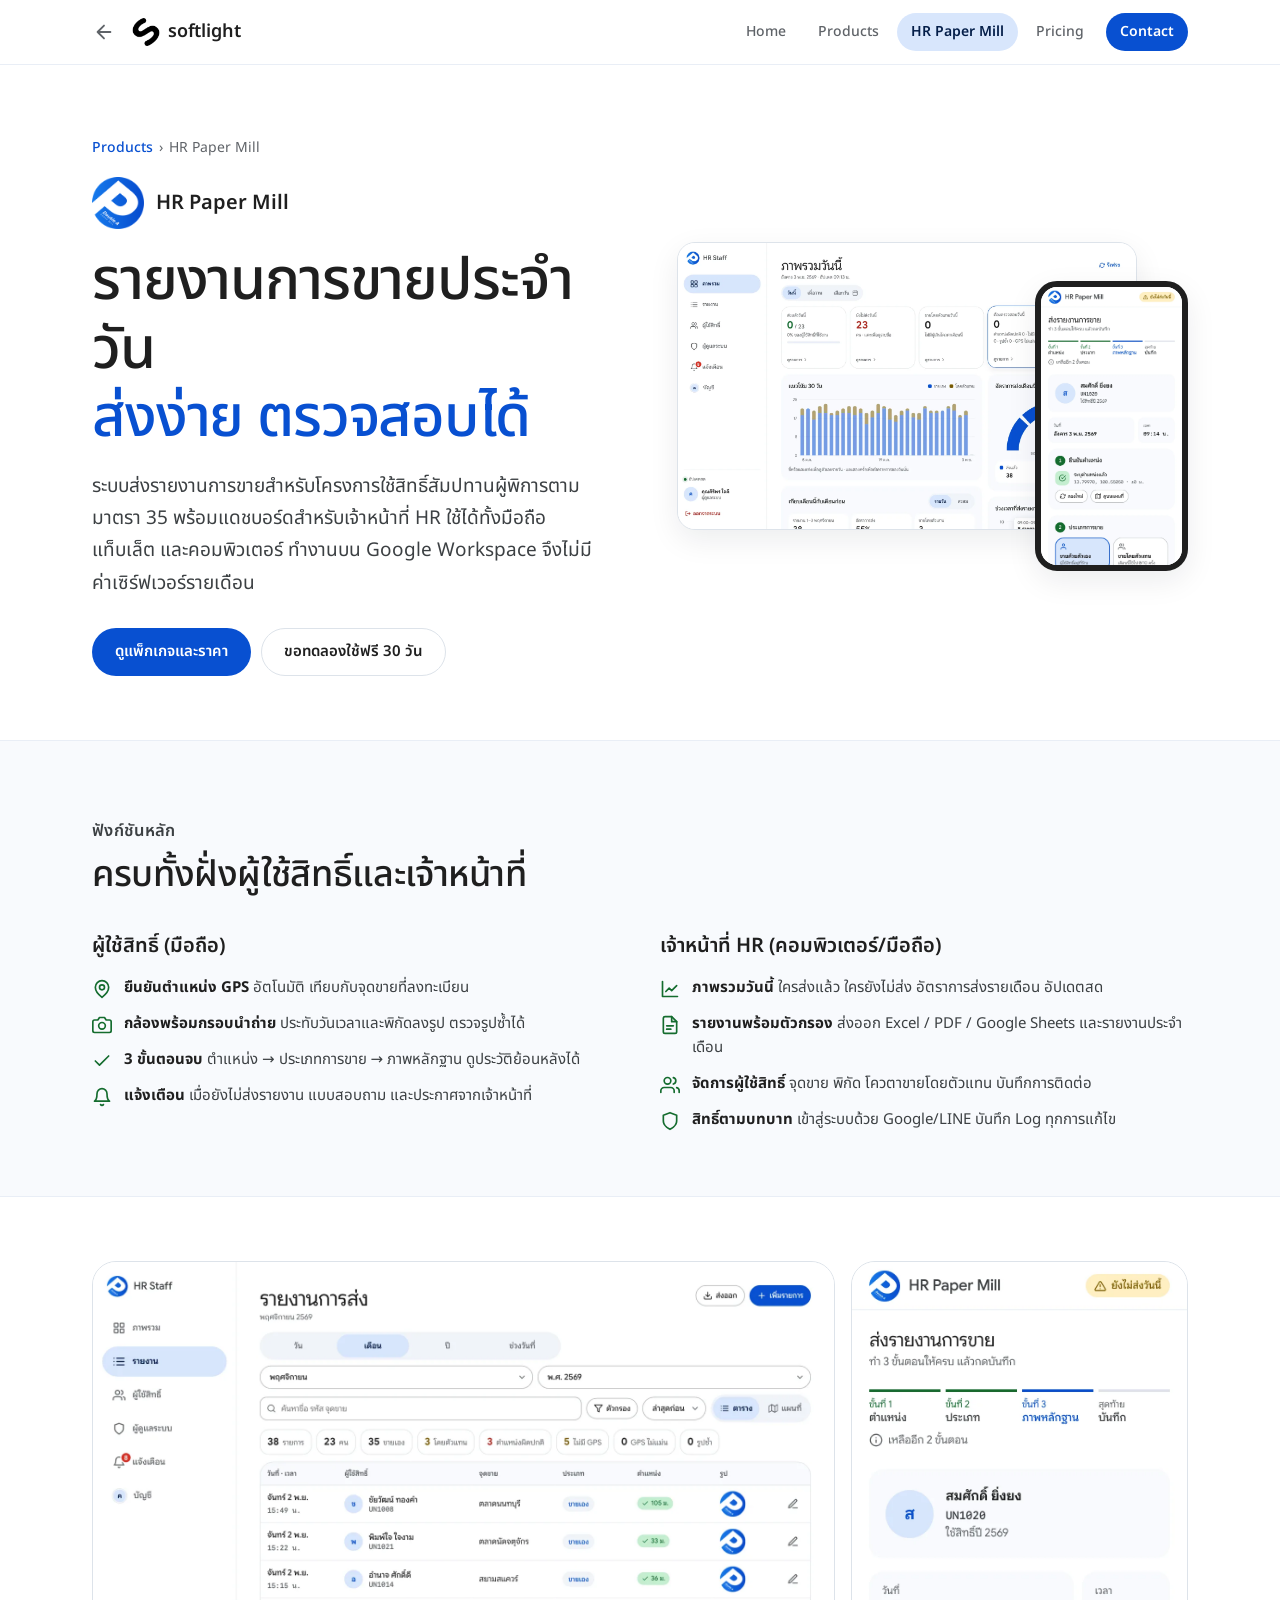
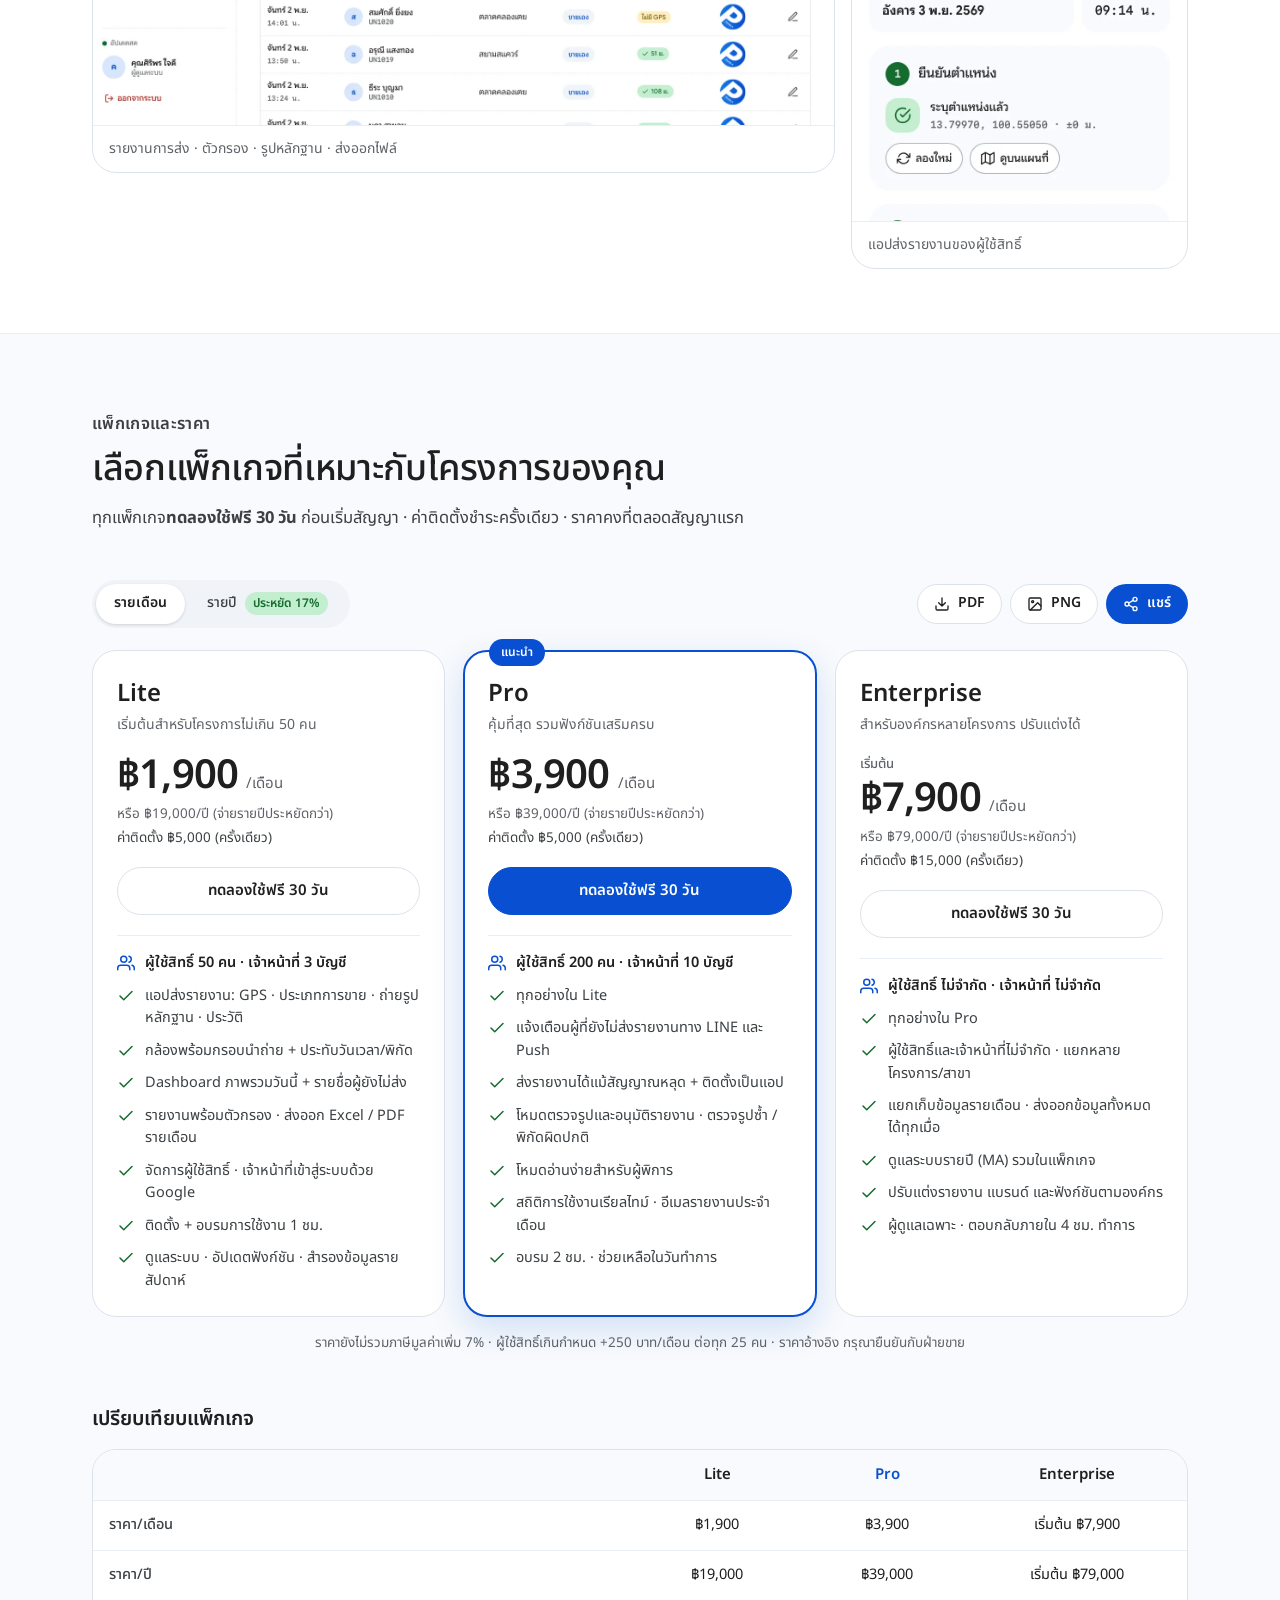
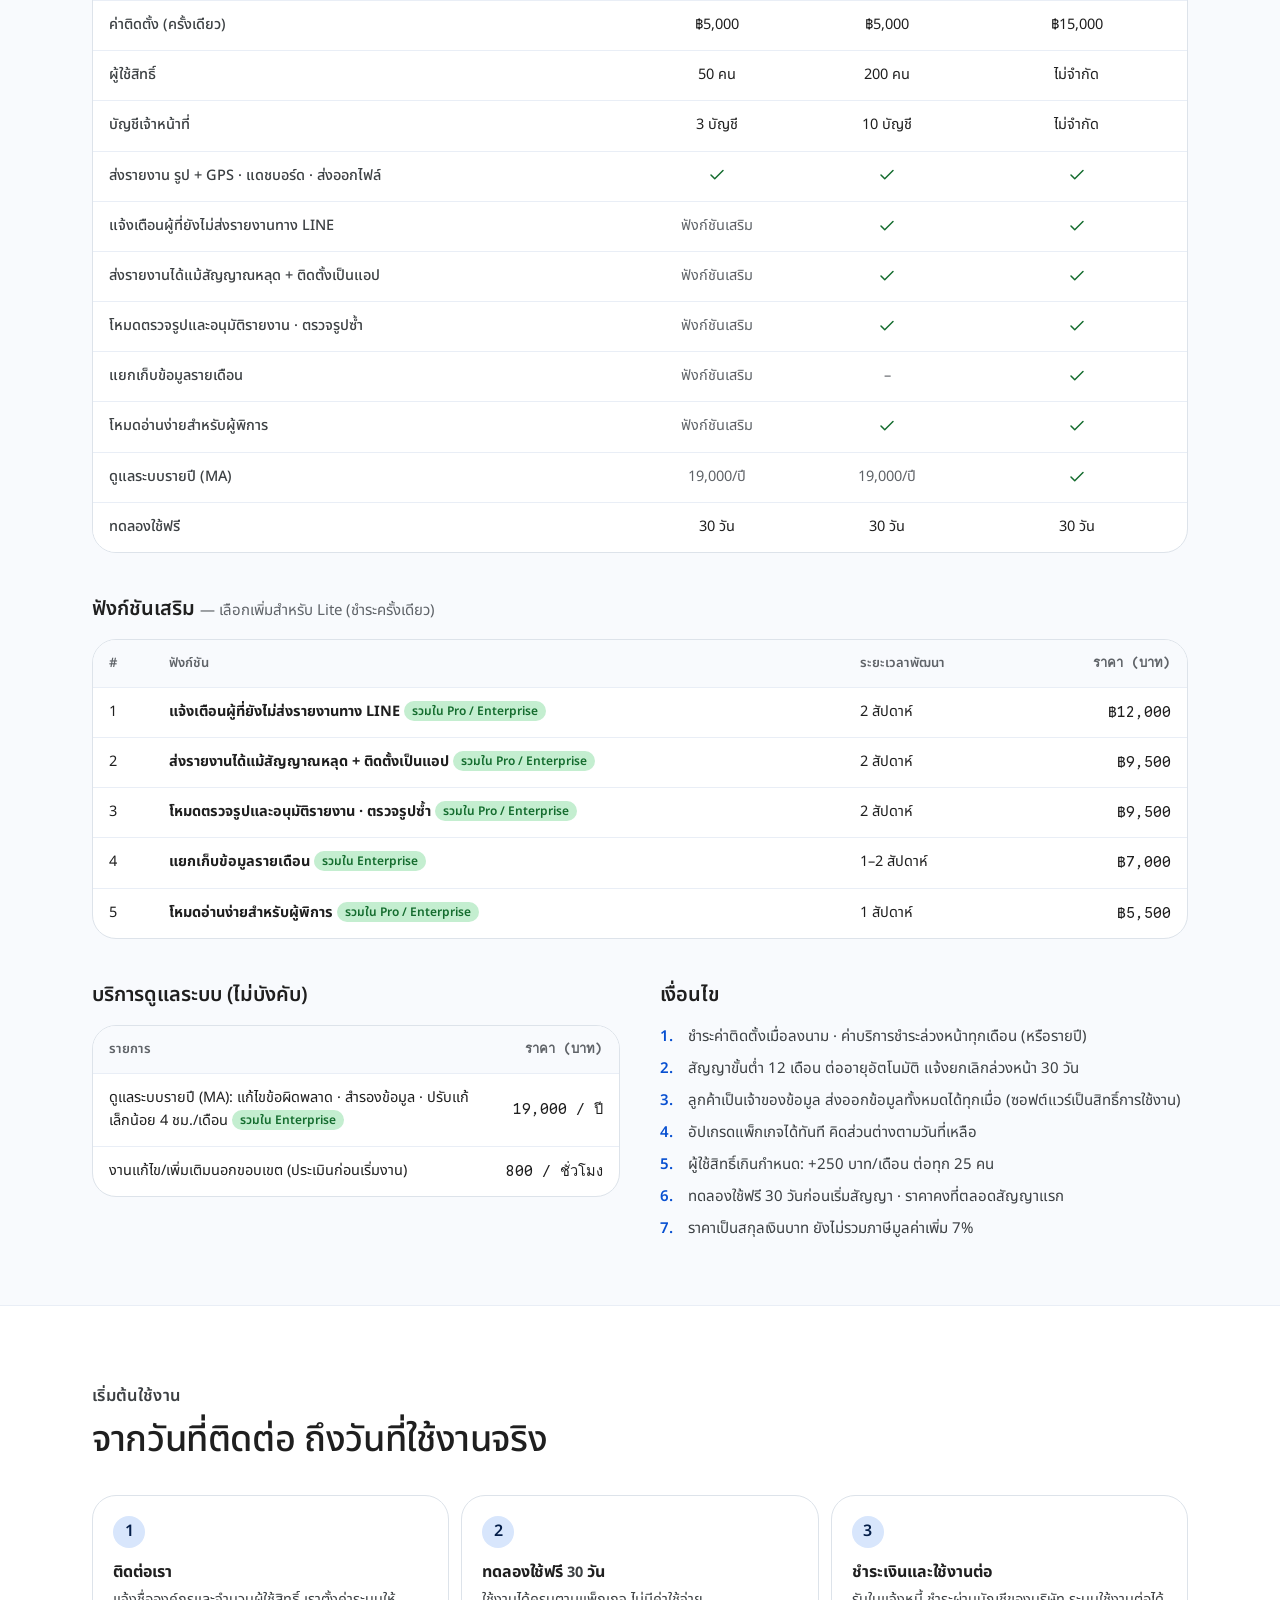
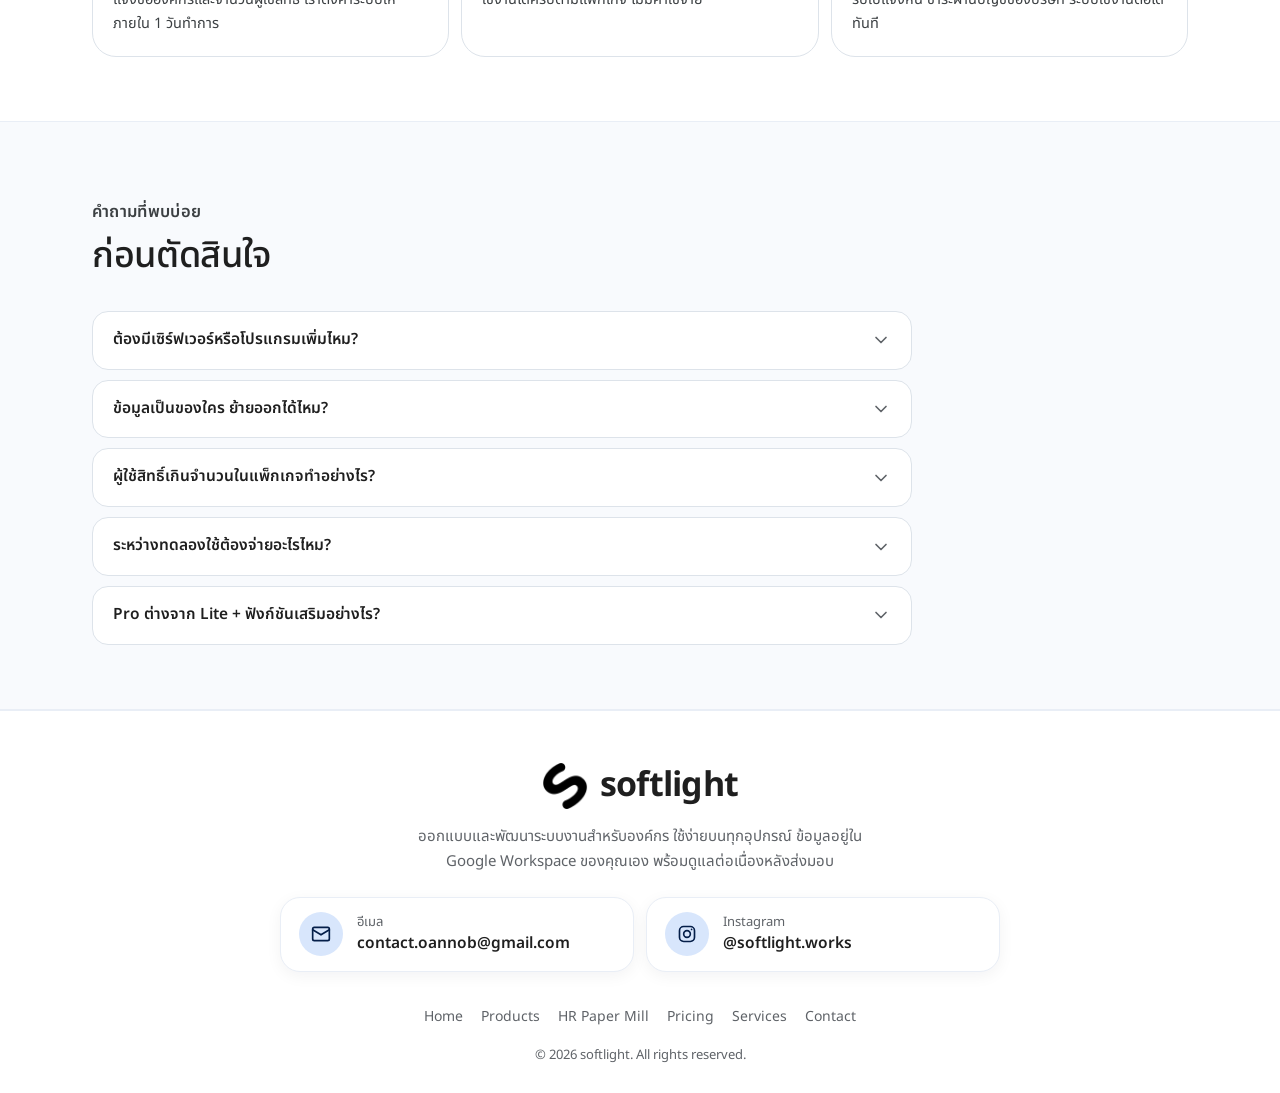
<file: software/hr-paper-mill.html>
<!DOCTYPE html>
<html lang="th">
<head>
  <meta charset="UTF-8">
  <meta name="viewport" content="width=device-width, initial-scale=1.0, viewport-fit=cover">
  <title>HR Paper Mill — แพ็กเกจและราคา · softlight</title>
  <meta name="description" content="HR Paper Mill ระบบรายงานการขายประจำวันสำหรับโครงการมาตรา 35 แพ็กเกจ Lite เริ่มต้น 1,900 บาท/เดือน ทดลองใช้ฟรี 30 วัน">
  <meta name="author" content="softlight">
  <meta property="og:title" content="HR Paper Mill — แพ็กเกจและราคา · softlight">
  <meta property="og:description" content="HR Paper Mill ระบบรายงานการขายประจำวันสำหรับโครงการมาตรา 35 แพ็กเกจ Lite เริ่มต้น 1,900 บาท/เดือน ทดลองใช้ฟรี 30 วัน">
  <meta property="og:type" content="website">
  <meta property="og:image" content="https://bysoftlight.github.io/software/img/hrpm-dashboard.webp">
  <meta name="theme-color" content="#FFFFFF" media="(prefers-color-scheme: light)">
  <meta name="theme-color" content="#131314" media="(prefers-color-scheme: dark)">
  <link rel="icon" type="image/png" sizes="64x64" href="img/favicon-64.png?v=2">
  <link rel="icon" type="image/png" sizes="32x32" href="img/favicon-32.png?v=2">
  <link rel="icon" type="image/png" sizes="192x192" href="img/favicon-192.png?v=2">
  <link rel="apple-touch-icon" href="img/apple-touch-icon.png?v=2">
  <link rel="preconnect" href="https://fonts.googleapis.com">
  <link rel="preconnect" href="https://fonts.gstatic.com" crossorigin>
  <link rel="stylesheet" href="https://fonts.googleapis.com/css2?family=Google+Sans:wght@400;500;600;700&family=Google+Sans+Code:wght@400;500&family=Noto+Sans+Thai:wght@400;500;600;700&display=swap">
  <link rel="stylesheet" href="css/site.css?v=1.2.1">
</head>
<body>
<svg xmlns="http://www.w3.org/2000/svg" style="display:none" aria-hidden="true"><defs>
<symbol id="i-check" viewBox="0 0 24 24"><path d="M20 6 9 17l-5-5"/></symbol>
<symbol id="i-arrow" viewBox="0 0 24 24"><path d="M5 12h14M13 6l6 6-6 6"/></symbol>
<symbol id="i-back" viewBox="0 0 24 24"><path d="M19 12H5M12 19l-7-7 7-7"/></symbol>
<symbol id="i-mail" viewBox="0 0 24 24"><rect x="2" y="4" width="20" height="16" rx="2"/><path d="m22 7-10 6L2 7"/></symbol>
<symbol id="i-ig" viewBox="0 0 24 24"><rect x="3" y="3" width="18" height="18" rx="5"/><circle cx="12" cy="12" r="4"/><path d="M17.5 6.5h.01"/></symbol>
<symbol id="i-phone" viewBox="0 0 24 24"><rect x="6" y="2" width="12" height="20" rx="2.5"/><path d="M11 18h2"/></symbol>
<symbol id="i-chart" viewBox="0 0 24 24"><path d="M3 3v18h18"/><path d="M7 15l4-4 3 3 6-6"/></symbol>
<symbol id="i-shield" viewBox="0 0 24 24"><path d="M12 22s8-4 8-10V5l-8-3-8 3v7c0 6 8 10 8 10z"/></symbol>
<symbol id="i-users" viewBox="0 0 24 24"><path d="M17 21v-2a4 4 0 0 0-4-4H5a4 4 0 0 0-4 4v2"/><circle cx="9" cy="7" r="4"/><path d="M23 21v-2a4 4 0 0 0-3-3.87M16 3.13a4 4 0 0 1 0 7.75"/></symbol>
<symbol id="i-code" viewBox="0 0 24 24"><path d="m16 18 6-6-6-6M8 6l-6 6 6 6"/></symbol>
<symbol id="i-pen" viewBox="0 0 24 24"><path d="M12 20h9M16.5 3.5a2.1 2.1 0 0 1 3 3L7 19l-4 1 1-4z"/></symbol>
<symbol id="i-tool" viewBox="0 0 24 24"><path d="M14.7 6.3a1 1 0 0 0 0 1.4l1.6 1.6a1 1 0 0 0 1.4 0l3.77-3.77a6 6 0 0 1-7.94 7.94l-6.91 6.91a2.12 2.12 0 0 1-3-3l6.91-6.91a6 6 0 0 1 7.94-7.94l-3.76 3.76z"/></symbol>
<symbol id="i-database" viewBox="0 0 24 24"><ellipse cx="12" cy="5" rx="9" ry="3"/><path d="M21 12c0 1.66-4 3-9 3s-9-1.34-9-3M3 5v14c0 1.66 4 3 9 3s9-1.34 9-3V5"/></symbol>
<symbol id="i-camera" viewBox="0 0 24 24"><path d="M23 19a2 2 0 0 1-2 2H3a2 2 0 0 1-2-2V8a2 2 0 0 1 2-2h4l2-3h6l2 3h4a2 2 0 0 1 2 2z"/><circle cx="12" cy="13" r="4"/></symbol>
<symbol id="i-pin" viewBox="0 0 24 24"><path d="M20 10c0 6-8 12-8 12s-8-6-8-12a8 8 0 0 1 16 0z"/><circle cx="12" cy="10" r="3"/></symbol>
<symbol id="i-bell" viewBox="0 0 24 24"><path d="M18 8A6 6 0 0 0 6 8c0 7-3 9-3 9h18s-3-2-3-9M13.73 21a2 2 0 0 1-3.46 0"/></symbol>
<symbol id="i-download" viewBox="0 0 24 24"><path d="M21 15v4a2 2 0 0 1-2 2H5a2 2 0 0 1-2-2v-4M7 10l5 5 5-5M12 15V3"/></symbol>
<symbol id="i-image" viewBox="0 0 24 24"><rect x="3" y="3" width="18" height="18" rx="2"/><circle cx="8.5" cy="8.5" r="1.5"/><path d="m21 15-5-5L5 21"/></symbol>
<symbol id="i-share" viewBox="0 0 24 24"><circle cx="18" cy="5" r="3"/><circle cx="6" cy="12" r="3"/><circle cx="18" cy="19" r="3"/><path d="m8.59 13.51 6.83 3.98M15.41 6.51l-6.82 3.98"/></symbol>
<symbol id="i-bank" viewBox="0 0 24 24"><path d="M3 21h18M3 10h18M5 6l7-3 7 3M4 10v11M20 10v11M8 14v3M12 14v3M16 14v3"/></symbol>
<symbol id="i-chevron" viewBox="0 0 24 24"><path d="m6 9 6 6 6-6"/></symbol>
<symbol id="i-clock" viewBox="0 0 24 24"><circle cx="12" cy="12" r="10"/><path d="M12 6v6l4 2"/></symbol>
<symbol id="i-file" viewBox="0 0 24 24"><path d="M14 2H6a2 2 0 0 0-2 2v16a2 2 0 0 0 2 2h12a2 2 0 0 0 2-2V8z"/><path d="M14 2v6h6M8 13h8M8 17h5"/></symbol>
<symbol id="i-gift" viewBox="0 0 24 24"><path d="M20 12v10H4V12M2 7h20v5H2zM12 22V7M12 7H7.5a2.5 2.5 0 0 1 0-5C11 2 12 7 12 7zM12 7h4.5a2.5 2.5 0 0 0 0-5C13 2 12 7 12 7z"/></symbol>
</defs></svg>
<a class="skip" href="#main">ข้ามไปเนื้อหา</a>
<header class="topbar">
  <div class="wrap topbar-in">
    <a class="back" href="index.html" data-back aria-label="ย้อนกลับ"><svg class="ic " aria-hidden="true"><use href="#i-back"/></svg></a><a class="brand" href="index.html" aria-label="softlight — หน้าแรก"><img src="img/softlight-logo.png" alt="" width="30" height="30"><span>softlight</span></a>
    <nav class="topnav" aria-label="เมนูหลัก" data-scrollfade><a href="index.html">Home</a><a href="products.html">Products</a><a href="hr-paper-mill.html" aria-current="page">HR Paper Mill</a><a href="hr-paper-mill.html#packages">Pricing</a><a class="nav-cta" href="#contact">Contact</a></nav>
  </div>
</header>
<main id="main">
<section class="hero">
  <div class="wrap hero-grid">
    <div>
      <nav class="crumbs" aria-label="ตำแหน่งหน้า"><a href="products.html">Products</a><span aria-hidden="true">›</span><span>HR Paper Mill</span></nav>
      <div class="p-hero-logo"><img src="img/hrpm-logo.png" alt="" width="52" height="52"><span>HR Paper Mill</span></div>
      <h1>รายงานการขายประจำวัน<br><em>ส่งง่าย ตรวจสอบได้</em></h1>
      <p class="hero-lead">ระบบส่งรายงานการขายสำหรับโครงการใช้สิทธิ์สัมปทานผู้พิการตามมาตรา 35 พร้อมแดชบอร์ดสำหรับเจ้าหน้าที่ HR ใช้ได้ทั้งมือถือ แท็บเล็ต และคอมพิวเตอร์ ทำงานบน Google Workspace จึงไม่มีค่าเซิร์ฟเวอร์รายเดือน</p>
      <div class="row-btns"><a class="btn btn-primary" href="#packages">ดูแพ็กเกจและราคา</a><a class="btn btn-outline" href="#contact">ขอทดลองใช้ฟรี 30 วัน</a></div>
    </div>
    <div class="shot-stack">
      <img class="shot-main" src="img/hrpm-dashboard.webp" alt="แดชบอร์ดภาพรวมวันนี้ของเจ้าหน้าที่" width="1600" height="1000">
      <img class="shot-phone" src="img/hrpm-app.webp" alt="หน้าส่งรายงานบนมือถือของผู้ใช้สิทธิ์" width="390" height="844">
    </div>
  </div>
</section>

<section class="sec sec-alt">
  <div class="wrap">
    <div class="sec-head"><p class="eyebrow">ฟังก์ชันหลัก</p><h2>ครบทั้งฝั่งผู้ใช้สิทธิ์และเจ้าหน้าที่</h2></div>
    <div class="two-col">
      <div><h3 class="sub-h">ผู้ใช้สิทธิ์ (มือถือ)</h3>
        <ul class="feat-list">
          <li><svg class="ic " aria-hidden="true"><use href="#i-pin"/></svg><span><b>ยืนยันตำแหน่ง GPS</b> อัตโนมัติ เทียบกับจุดขายที่ลงทะเบียน</span></li>
          <li><svg class="ic " aria-hidden="true"><use href="#i-camera"/></svg><span><b>กล้องพร้อมกรอบนำถ่าย</b> ประทับวันเวลาและพิกัดลงรูป ตรวจรูปซ้ำได้</span></li>
          <li><svg class="ic " aria-hidden="true"><use href="#i-check"/></svg><span><b>3 ขั้นตอนจบ</b> ตำแหน่ง → ประเภทการขาย → ภาพหลักฐาน ดูประวัติย้อนหลังได้</span></li>
          <li><svg class="ic " aria-hidden="true"><use href="#i-bell"/></svg><span><b>แจ้งเตือน</b> เมื่อยังไม่ส่งรายงาน แบบสอบถาม และประกาศจากเจ้าหน้าที่</span></li>
        </ul></div>
      <div><h3 class="sub-h">เจ้าหน้าที่ HR (คอมพิวเตอร์/มือถือ)</h3>
        <ul class="feat-list">
          <li><svg class="ic " aria-hidden="true"><use href="#i-chart"/></svg><span><b>ภาพรวมวันนี้</b> ใครส่งแล้ว ใครยังไม่ส่ง อัตราการส่งรายเดือน อัปเดตสด</span></li>
          <li><svg class="ic " aria-hidden="true"><use href="#i-file"/></svg><span><b>รายงานพร้อมตัวกรอง</b> ส่งออก Excel / PDF / Google Sheets และรายงานประจำเดือน</span></li>
          <li><svg class="ic " aria-hidden="true"><use href="#i-users"/></svg><span><b>จัดการผู้ใช้สิทธิ์</b> จุดขาย พิกัด โควตาขายโดยตัวแทน บันทึกการติดต่อ</span></li>
          <li><svg class="ic " aria-hidden="true"><use href="#i-shield"/></svg><span><b>สิทธิ์ตามบทบาท</b> เข้าสู่ระบบด้วย Google/LINE บันทึก Log ทุกการแก้ไข</span></li>
        </ul></div>
    </div>
  </div>
</section>

<section class="sec">
  <div class="wrap">
    <div class="gallery">
      <figure><img src="img/hrpm-records.webp" alt="หน้ารายงานของเจ้าหน้าที่ พร้อมตัวกรองและรูปหลักฐาน" loading="lazy" width="1600" height="1000"><figcaption>รายงานการส่ง · ตัวกรอง · รูปหลักฐาน · ส่งออกไฟล์</figcaption></figure>
      <figure class="g-phone"><img src="img/hrpm-app.webp" alt="แอปส่งรายงานของผู้ใช้สิทธิ์" loading="lazy" width="390" height="844"><figcaption>แอปส่งรายงานของผู้ใช้สิทธิ์</figcaption></figure>
    </div>
  </div>
</section>

<section class="sec sec-alt" id="packages" aria-labelledby="pkgTitle" style="scroll-margin-top:64px">
  <div class="wrap">
    <div class="sec-head pkg-head"><p class="eyebrow" id="pkgEyebrow">แพ็กเกจและราคา</p><h2 id="pkgTitle">เลือกแพ็กเกจที่เหมาะกับโครงการของคุณ</h2><p id="pkgLead">ทุกแพ็กเกจ<b>ทดลองใช้ฟรี 30 วัน</b> ก่อนเริ่มสัญญา · ค่าติดตั้งชำระครั้งเดียว · ราคาคงที่ตลอดสัญญาแรก</p></div>
    <div class="pkg-offer" id="pkgOffer" hidden></div>
    <div class="pkg-bar">
      <div class="pkg-cycle" role="radiogroup" aria-label="รอบการชำระเงิน" id="pkgCycle">
        <button type="button" role="radio" data-c="monthly" aria-checked="true">รายเดือน</button>
        <button type="button" role="radio" data-c="yearly" aria-checked="false">รายปี <span class="pkg-save" id="pkgSave" hidden></span></button>
      </div>
      <div class="pkg-actions">
        <button type="button" class="btn btn-outline btn-sm" id="pkgPdf"><svg class="ic ic-16" aria-hidden="true"><use href="#i-download"/></svg>PDF</button>
        <button type="button" class="btn btn-outline btn-sm" id="pkgPng"><svg class="ic ic-16" aria-hidden="true"><use href="#i-image"/></svg>PNG</button>
        <button type="button" class="btn btn-primary btn-sm" id="pkgShare"><svg class="ic ic-16" aria-hidden="true"><use href="#i-share"/></svg>แชร์</button>
      </div>
    </div>
    <div class="pkg-plans" id="pkgPlans" aria-live="polite"><div class="pkg-card pkg-skel" aria-hidden="true"></div><div class="pkg-card pkg-skel" aria-hidden="true"></div><div class="pkg-card pkg-skel" aria-hidden="true"></div></div>
    <p class="pkg-note" id="pkgNote"></p>

    <div class="x-sec" id="cmpSec" style="margin-top:48px">
      <h3 class="sub-h">เปรียบเทียบแพ็กเกจ</h3>
      <div class="table-wrap cmp-desk"><table class="tbl tbl-cmp" id="pkgCmp"></table></div>
      <div class="cmp-m" id="pkgCmpM"></div>
    </div>

    <div class="x-sec" id="addSec" style="margin-top:40px">
      <h3 class="sub-h">ฟังก์ชันเสริม <span class="muted" style="font-size:15px;font-weight:400">— เลือกเพิ่มสำหรับ Lite (ชำระครั้งเดียว)</span></h3>
      <div class="table-wrap"><table class="tbl" id="pkgAddons"></table></div>
    </div>

    <div class="two-col" style="margin-top:40px">
      <div class="x-sec" id="maSec">
        <h3 class="sub-h">บริการดูแลระบบ (ไม่บังคับ)</h3>
        <div class="table-wrap"><table class="tbl" id="pkgMa"></table></div>
      </div>
      <div class="x-sec" id="termSec">
        <h3 class="sub-h">เงื่อนไข</h3>
        <ol class="terms" id="pkgTerms"></ol>
      </div>
    </div>

    <div class="x-sec" id="pkgPaySec" style="margin-top:40px" hidden>
      <h3 class="sub-h">ช่องทางชำระเงิน</h3>
      <div class="pay" id="pkgPay"></div>
    </div>
  </div>
</section>

<section class="sec">
  <div class="wrap">
    <div class="sec-head"><p class="eyebrow">เริ่มต้นใช้งาน</p><h2>จากวันที่ติดต่อ ถึงวันที่ใช้งานจริง</h2></div>
    <ol class="steps steps-3">
      <li><b>ติดต่อเรา</b><span>แจ้งชื่อองค์กรและจำนวนผู้ใช้สิทธิ์ เราตั้งค่าระบบให้ภายใน 1 วันทำการ</span></li>
      <li><b>ทดลองใช้ฟรี <span data-trial>30</span> วัน</b><span>ใช้งานได้ครบตามแพ็กเกจ ไม่มีค่าใช้จ่าย</span></li>
      <li><b>ชำระเงินและใช้งานต่อ</b><span>รับใบแจ้งหนี้ ชำระผ่านบัญชีของบริษัท ระบบใช้งานต่อได้ทันที</span></li>
    </ol>
  </div>
</section>

<section class="sec sec-alt">
  <div class="wrap">
    <div class="sec-head"><p class="eyebrow">คำถามที่พบบ่อย</p><h2>ก่อนตัดสินใจ</h2></div>
    <div class="faq">
      <details name="pfaq"><summary>ต้องมีเซิร์ฟเวอร์หรือโปรแกรมเพิ่มไหม?<svg class="ic " aria-hidden="true"><use href="#i-chevron"/></svg></summary><p>ไม่ต้อง ระบบทำงานบน Google Workspace (Google Sheets / Drive / Apps Script) ขององค์กร ผู้ใช้เปิดผ่านเว็บเบราว์เซอร์ หรือติดตั้งเป็นแอปบนหน้าจอโฮมได้</p></details>
      <details name="pfaq"><summary>ข้อมูลเป็นของใคร ย้ายออกได้ไหม?<svg class="ic " aria-hidden="true"><use href="#i-chevron"/></svg></summary><p>ข้อมูลทั้งหมดเป็นขององค์กรและอยู่ในบัญชี Google ขององค์กรเอง ส่งออกเป็น Excel / Google Sheets ได้ทุกเมื่อ ซอฟต์แวร์เป็นสิทธิ์การใช้งานตามสัญญา</p></details>
      <details name="pfaq"><summary>ผู้ใช้สิทธิ์เกินจำนวนในแพ็กเกจทำอย่างไร?<svg class="ic " aria-hidden="true"><use href="#i-chevron"/></svg></summary><p>เพิ่มได้ครั้งละ 25 คน คิด 250 บาท/เดือน หรืออัปเกรดแพ็กเกจได้ทันที โดยคิดส่วนต่างตามวันที่เหลือ</p></details>
      <details name="pfaq"><summary>ระหว่างทดลองใช้ต้องจ่ายอะไรไหม?<svg class="ic " aria-hidden="true"><use href="#i-chevron"/></svg></summary><p>ไม่มีค่าใช้จ่ายตลอด 30 วัน ใช้งานได้ครบตามแพ็กเกจ ถ้าไม่ต่อ ระบบหยุดใช้งานเอง ไม่มีการเรียกเก็บเงิน</p></details>
      <details name="pfaq"><summary>Pro ต่างจาก Lite + ฟังก์ชันเสริมอย่างไร?<svg class="ic " aria-hidden="true"><use href="#i-chevron"/></svg></summary><p>Pro รวมฟังก์ชันเสริมหลัก 4 รายการ (แจ้งเตือน LINE, ส่งได้แม้สัญญาณหลุด, ตรวจรูปและอนุมัติ, โหมดอ่านง่าย) ไว้ในค่าบริการรายเดือนแล้ว รองรับผู้ใช้สิทธิ์ 200 คน และเจ้าหน้าที่ 10 บัญชี</p></details>
    </div>
  </div>
</section>
</main>
<footer class="foot" id="contact">
  <div class="wrap">
    <div class="foot-top">
      <a class="foot-brand" href="index.html"><img class="sl" src="img/softlight-logo.png" alt="" width="46" height="46"><span>softlight</span></a>
      <p class="foot-tag">ออกแบบและพัฒนาระบบงานสำหรับองค์กร ใช้ง่ายบนทุกอุปกรณ์ ข้อมูลอยู่ใน Google Workspace ของคุณเอง พร้อมดูแลต่อเนื่องหลังส่งมอบ</p>
      <div class="contact-cards">
        <a class="contact-card" href="mailto:contact.oannob@gmail.com?subject=%E0%B8%AA%E0%B8%99%E0%B9%83%E0%B8%88%E0%B8%A3%E0%B8%B0%E0%B8%9A%E0%B8%9A%E0%B8%82%E0%B8%AD%E0%B8%87%20softlight"><span class="cc-ic"><svg class="ic " aria-hidden="true"><use href="#i-mail"/></svg></span><span><small>อีเมล</small><b>contact.oannob@gmail.com</b></span></a>
        <a class="contact-card" href="https://www.instagram.com/softlight.works/" target="_blank" rel="noopener"><span class="cc-ic"><svg class="ic " aria-hidden="true"><use href="#i-ig"/></svg></span><span><small>Instagram</small><b>@softlight.works</b></span></a>
      </div>
    </div>
    <nav class="foot-links" aria-label="ลิงก์ท้ายหน้า"><a href="index.html">Home</a><a href="products.html">Products</a><a href="hr-paper-mill.html">HR Paper Mill</a><a href="hr-paper-mill.html#packages">Pricing</a><a href="index.html#services">Services</a><a href="#contact">Contact</a></nav>
    <p class="copy">© 2026 softlight. All rights reserved.</p>
  </div>
</footer>
<script src="js/site.js?v=1.2.1"></script>
<script src="js/vendor/html2canvas.min.js" defer></script>
<script src="js/vendor/jspdf.umd.min.js" defer></script>
<script src="js/product.js?v=1.2.1"></script>
</body>
</html>
</file>
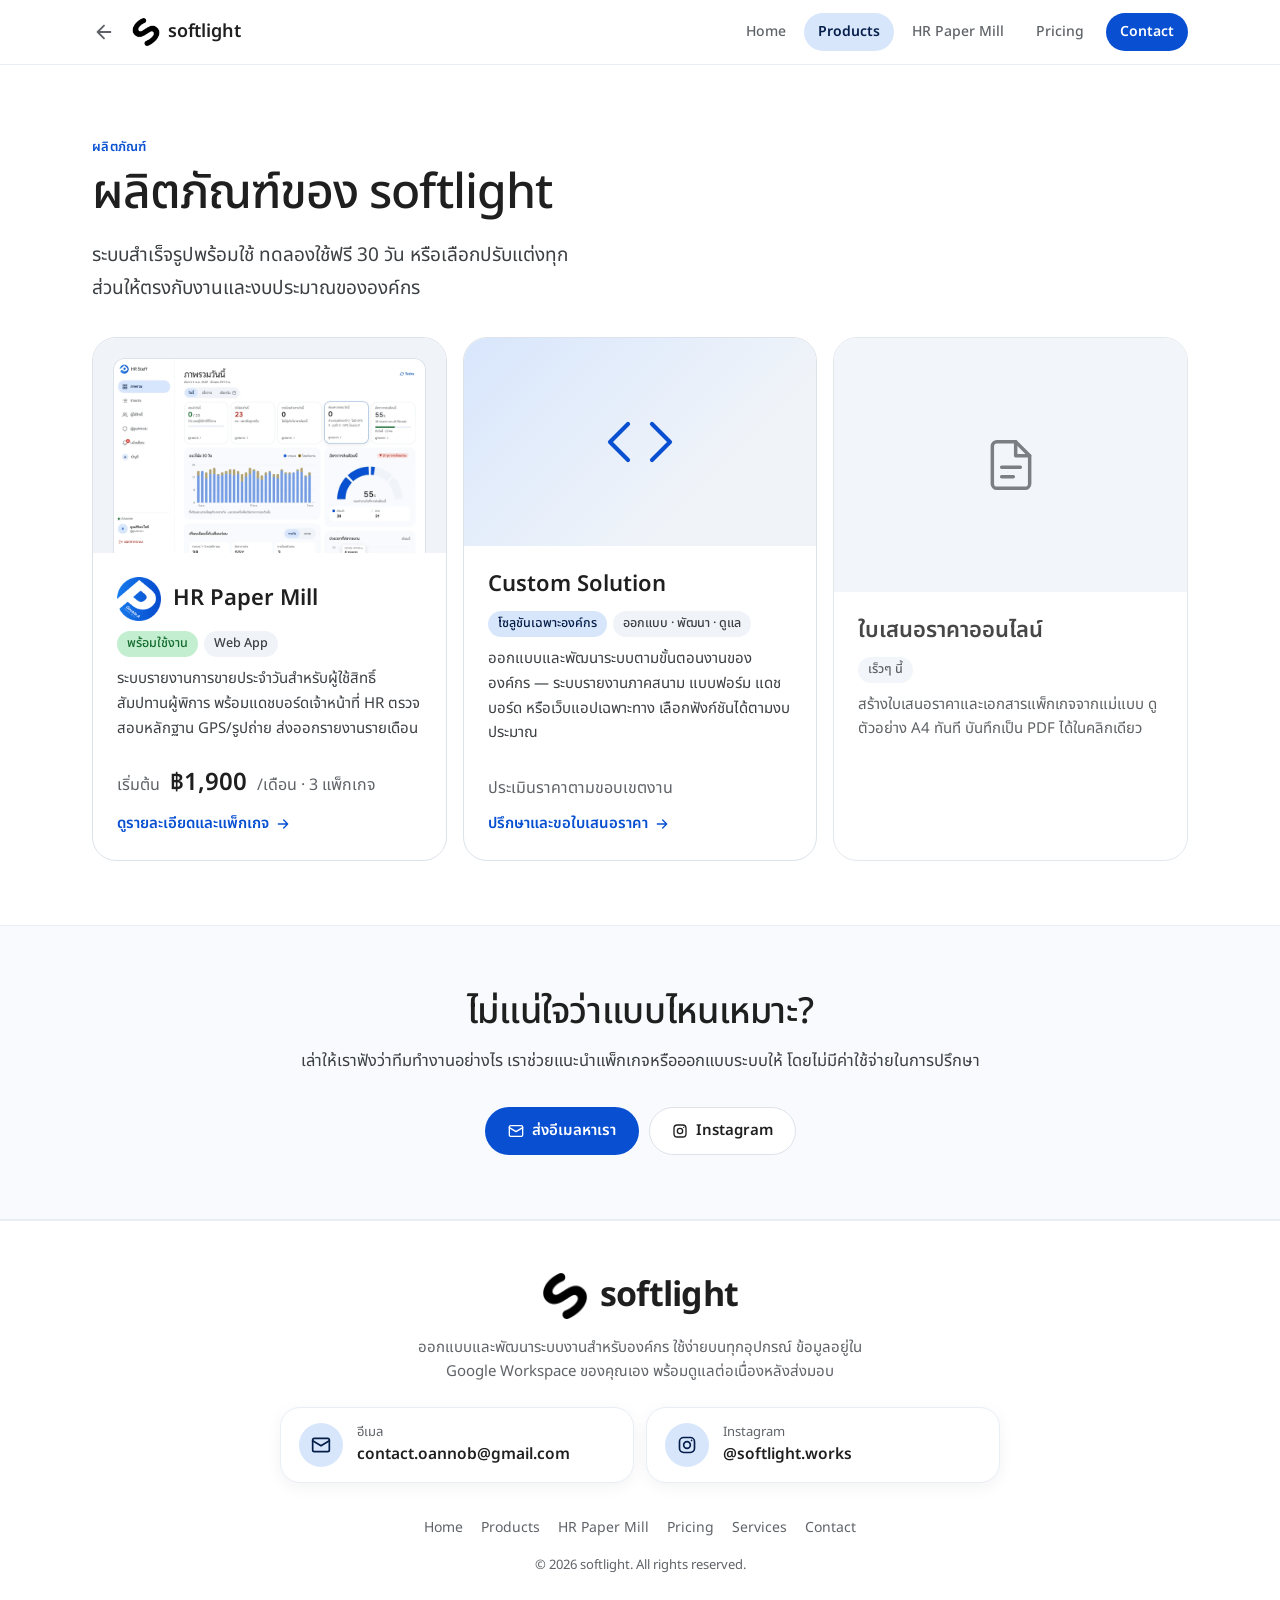
<file: software/products.html>
<!DOCTYPE html>
<html lang="th">
<head>
  <meta charset="UTF-8">
  <meta name="viewport" content="width=device-width, initial-scale=1.0, viewport-fit=cover">
  <title>ผลิตภัณฑ์ — softlight Software</title>
  <meta name="description" content="ผลิตภัณฑ์ของ softlight: HR Paper Mill ระบบรายงานการขายประจำวันมาตรา 35 และบริการพัฒนาระบบตามสั่ง">
  <meta name="author" content="softlight">
  <meta property="og:title" content="ผลิตภัณฑ์ — softlight Software">
  <meta property="og:description" content="ผลิตภัณฑ์ของ softlight: HR Paper Mill ระบบรายงานการขายประจำวันมาตรา 35 และบริการพัฒนาระบบตามสั่ง">
  <meta property="og:type" content="website">
  <meta property="og:image" content="https://bysoftlight.github.io/software/img/hrpm-dashboard.webp">
  <meta name="theme-color" content="#FFFFFF" media="(prefers-color-scheme: light)">
  <meta name="theme-color" content="#131314" media="(prefers-color-scheme: dark)">
  <link rel="icon" type="image/png" sizes="64x64" href="img/favicon-64.png?v=2">
  <link rel="icon" type="image/png" sizes="32x32" href="img/favicon-32.png?v=2">
  <link rel="icon" type="image/png" sizes="192x192" href="img/favicon-192.png?v=2">
  <link rel="apple-touch-icon" href="img/apple-touch-icon.png?v=2">
  <link rel="preconnect" href="https://fonts.googleapis.com">
  <link rel="preconnect" href="https://fonts.gstatic.com" crossorigin>
  <link rel="stylesheet" href="https://fonts.googleapis.com/css2?family=Google+Sans:wght@400;500;600;700&family=Google+Sans+Code:wght@400;500&family=Noto+Sans+Thai:wght@400;500;600;700&display=swap">
  <link rel="stylesheet" href="css/site.css?v=1.2.1">
</head>
<body>
<svg xmlns="http://www.w3.org/2000/svg" style="display:none" aria-hidden="true"><defs>
<symbol id="i-check" viewBox="0 0 24 24"><path d="M20 6 9 17l-5-5"/></symbol>
<symbol id="i-arrow" viewBox="0 0 24 24"><path d="M5 12h14M13 6l6 6-6 6"/></symbol>
<symbol id="i-back" viewBox="0 0 24 24"><path d="M19 12H5M12 19l-7-7 7-7"/></symbol>
<symbol id="i-mail" viewBox="0 0 24 24"><rect x="2" y="4" width="20" height="16" rx="2"/><path d="m22 7-10 6L2 7"/></symbol>
<symbol id="i-ig" viewBox="0 0 24 24"><rect x="3" y="3" width="18" height="18" rx="5"/><circle cx="12" cy="12" r="4"/><path d="M17.5 6.5h.01"/></symbol>
<symbol id="i-phone" viewBox="0 0 24 24"><rect x="6" y="2" width="12" height="20" rx="2.5"/><path d="M11 18h2"/></symbol>
<symbol id="i-chart" viewBox="0 0 24 24"><path d="M3 3v18h18"/><path d="M7 15l4-4 3 3 6-6"/></symbol>
<symbol id="i-shield" viewBox="0 0 24 24"><path d="M12 22s8-4 8-10V5l-8-3-8 3v7c0 6 8 10 8 10z"/></symbol>
<symbol id="i-users" viewBox="0 0 24 24"><path d="M17 21v-2a4 4 0 0 0-4-4H5a4 4 0 0 0-4 4v2"/><circle cx="9" cy="7" r="4"/><path d="M23 21v-2a4 4 0 0 0-3-3.87M16 3.13a4 4 0 0 1 0 7.75"/></symbol>
<symbol id="i-code" viewBox="0 0 24 24"><path d="m16 18 6-6-6-6M8 6l-6 6 6 6"/></symbol>
<symbol id="i-pen" viewBox="0 0 24 24"><path d="M12 20h9M16.5 3.5a2.1 2.1 0 0 1 3 3L7 19l-4 1 1-4z"/></symbol>
<symbol id="i-tool" viewBox="0 0 24 24"><path d="M14.7 6.3a1 1 0 0 0 0 1.4l1.6 1.6a1 1 0 0 0 1.4 0l3.77-3.77a6 6 0 0 1-7.94 7.94l-6.91 6.91a2.12 2.12 0 0 1-3-3l6.91-6.91a6 6 0 0 1 7.94-7.94l-3.76 3.76z"/></symbol>
<symbol id="i-database" viewBox="0 0 24 24"><ellipse cx="12" cy="5" rx="9" ry="3"/><path d="M21 12c0 1.66-4 3-9 3s-9-1.34-9-3M3 5v14c0 1.66 4 3 9 3s9-1.34 9-3V5"/></symbol>
<symbol id="i-camera" viewBox="0 0 24 24"><path d="M23 19a2 2 0 0 1-2 2H3a2 2 0 0 1-2-2V8a2 2 0 0 1 2-2h4l2-3h6l2 3h4a2 2 0 0 1 2 2z"/><circle cx="12" cy="13" r="4"/></symbol>
<symbol id="i-pin" viewBox="0 0 24 24"><path d="M20 10c0 6-8 12-8 12s-8-6-8-12a8 8 0 0 1 16 0z"/><circle cx="12" cy="10" r="3"/></symbol>
<symbol id="i-bell" viewBox="0 0 24 24"><path d="M18 8A6 6 0 0 0 6 8c0 7-3 9-3 9h18s-3-2-3-9M13.73 21a2 2 0 0 1-3.46 0"/></symbol>
<symbol id="i-download" viewBox="0 0 24 24"><path d="M21 15v4a2 2 0 0 1-2 2H5a2 2 0 0 1-2-2v-4M7 10l5 5 5-5M12 15V3"/></symbol>
<symbol id="i-image" viewBox="0 0 24 24"><rect x="3" y="3" width="18" height="18" rx="2"/><circle cx="8.5" cy="8.5" r="1.5"/><path d="m21 15-5-5L5 21"/></symbol>
<symbol id="i-share" viewBox="0 0 24 24"><circle cx="18" cy="5" r="3"/><circle cx="6" cy="12" r="3"/><circle cx="18" cy="19" r="3"/><path d="m8.59 13.51 6.83 3.98M15.41 6.51l-6.82 3.98"/></symbol>
<symbol id="i-bank" viewBox="0 0 24 24"><path d="M3 21h18M3 10h18M5 6l7-3 7 3M4 10v11M20 10v11M8 14v3M12 14v3M16 14v3"/></symbol>
<symbol id="i-chevron" viewBox="0 0 24 24"><path d="m6 9 6 6 6-6"/></symbol>
<symbol id="i-clock" viewBox="0 0 24 24"><circle cx="12" cy="12" r="10"/><path d="M12 6v6l4 2"/></symbol>
<symbol id="i-file" viewBox="0 0 24 24"><path d="M14 2H6a2 2 0 0 0-2 2v16a2 2 0 0 0 2 2h12a2 2 0 0 0 2-2V8z"/><path d="M14 2v6h6M8 13h8M8 17h5"/></symbol>
<symbol id="i-gift" viewBox="0 0 24 24"><path d="M20 12v10H4V12M2 7h20v5H2zM12 22V7M12 7H7.5a2.5 2.5 0 0 1 0-5C11 2 12 7 12 7zM12 7h4.5a2.5 2.5 0 0 0 0-5C13 2 12 7 12 7z"/></symbol>
</defs></svg>
<a class="skip" href="#main">ข้ามไปเนื้อหา</a>
<header class="topbar">
  <div class="wrap topbar-in">
    <a class="back" href="index.html" data-back aria-label="ย้อนกลับ"><svg class="ic " aria-hidden="true"><use href="#i-back"/></svg></a><a class="brand" href="index.html" aria-label="softlight — หน้าแรก"><img src="img/softlight-logo.png" alt="" width="30" height="30"><span>softlight</span></a>
    <nav class="topnav" aria-label="เมนูหลัก" data-scrollfade><a href="index.html">Home</a><a href="products.html" aria-current="page">Products</a><a href="hr-paper-mill.html">HR Paper Mill</a><a href="hr-paper-mill.html#packages">Pricing</a><a class="nav-cta" href="#contact">Contact</a></nav>
  </div>
</header>
<main id="main">
<section class="hero" style="padding-bottom:24px">
  <div class="wrap">
    <p class="eyebrow">ผลิตภัณฑ์</p>
    <h1 style="font-size:clamp(32px,6vw,48px)">ผลิตภัณฑ์ของ softlight</h1>
    <p class="hero-lead">ระบบสำเร็จรูปพร้อมใช้ ทดลองใช้ฟรี 30 วัน หรือเลือกปรับแต่งทุกส่วนให้ตรงกับงานและงบประมาณขององค์กร</p>
  </div>
</section>
<section class="sec" style="padding-top:8px">
  <div class="wrap grid grid-3 products-grid">
    <a class="card product" href="hr-paper-mill.html">
      <div class="product-media"><img src="img/hrpm-dashboard.webp" alt="แดชบอร์ด HR Paper Mill" loading="lazy" width="1600" height="1000"></div>
      <div class="product-body">
        <div class="product-top"><img src="img/hrpm-logo.png" alt="" width="44" height="44"><h3>HR Paper Mill</h3></div>
        <div class="tags"><span class="tag is-ok">พร้อมใช้งาน</span><span class="tag">Web App</span></div>
        <p>ระบบรายงานการขายประจำวันสำหรับผู้ใช้สิทธิ์สัมปทานผู้พิการ พร้อมแดชบอร์ดเจ้าหน้าที่ HR ตรวจสอบหลักฐาน GPS/รูปถ่าย ส่งออกรายงานรายเดือน</p>
        <div class="product-price"><span class="muted">เริ่มต้น</span><b>฿1,900</b><span class="muted">/เดือน · 3 แพ็กเกจ</span></div>
        <span class="product-go">ดูรายละเอียดและแพ็กเกจ <svg class="ic ic-16" aria-hidden="true"><use href="#i-arrow"/></svg></span>
      </div>
    </a>
    <a class="card product" href="mailto:contact.oannob@gmail.com?subject=Custom%20software">
      <div class="product-media product-media-ic"><svg class="ic " aria-hidden="true"><use href="#i-code"/></svg></div>
      <div class="product-body">
        <div class="product-top"><h3>Custom Solution</h3></div>
        <div class="tags"><span class="tag is-accent">โซลูชันเฉพาะองค์กร</span><span class="tag">ออกแบบ · พัฒนา · ดูแล</span></div>
        <p>ออกแบบและพัฒนาระบบตามขั้นตอนงานขององค์กร — ระบบรายงานภาคสนาม แบบฟอร์ม แดชบอร์ด หรือเว็บแอปเฉพาะทาง เลือกฟังก์ชันได้ตามงบประมาณ</p>
        <div class="product-price"><span class="muted">ประเมินราคาตามขอบเขตงาน</span></div>
        <span class="product-go">ปรึกษาและขอใบเสนอราคา <svg class="ic ic-16" aria-hidden="true"><use href="#i-arrow"/></svg></span>
      </div>
    </a>
    <div class="card product is-soon" aria-label="ผลิตภัณฑ์ใหม่ เร็วๆ นี้">
      <div class="product-media product-media-ic"><svg class="ic " aria-hidden="true"><use href="#i-file"/></svg></div>
      <div class="product-body">
        <div class="product-top"><h3>ใบเสนอราคาออนไลน์</h3></div>
        <div class="tags"><span class="tag">เร็วๆ นี้</span></div>
        <p>สร้างใบเสนอราคาและเอกสารแพ็กเกจจากแม่แบบ ดูตัวอย่าง A4 ทันที บันทึกเป็น PDF ได้ในคลิกเดียว</p>
      </div>
    </div>
  </div>
</section>
<section class="sec sec-alt">
  <div class="wrap">
    <div class="sec-head center"><h2>ไม่แน่ใจว่าแบบไหนเหมาะ?</h2><p>เล่าให้เราฟังว่าทีมทำงานอย่างไร เราช่วยแนะนำแพ็กเกจหรือออกแบบระบบให้ โดยไม่มีค่าใช้จ่ายในการปรึกษา</p></div>
    <div class="row-btns" style="justify-content:center"><a class="btn btn-primary" href="mailto:contact.oannob@gmail.com"><svg class="ic ic-16" aria-hidden="true"><use href="#i-mail"/></svg>ส่งอีเมลหาเรา</a><a class="btn btn-outline" href="https://www.instagram.com/softlight.works/" target="_blank" rel="noopener"><svg class="ic ic-16" aria-hidden="true"><use href="#i-ig"/></svg>Instagram</a></div>
  </div>
</section>
</main>
<footer class="foot" id="contact">
  <div class="wrap">
    <div class="foot-top">
      <a class="foot-brand" href="index.html"><img class="sl" src="img/softlight-logo.png" alt="" width="46" height="46"><span>softlight</span></a>
      <p class="foot-tag">ออกแบบและพัฒนาระบบงานสำหรับองค์กร ใช้ง่ายบนทุกอุปกรณ์ ข้อมูลอยู่ใน Google Workspace ของคุณเอง พร้อมดูแลต่อเนื่องหลังส่งมอบ</p>
      <div class="contact-cards">
        <a class="contact-card" href="mailto:contact.oannob@gmail.com?subject=%E0%B8%AA%E0%B8%99%E0%B9%83%E0%B8%88%E0%B8%A3%E0%B8%B0%E0%B8%9A%E0%B8%9A%E0%B8%82%E0%B8%AD%E0%B8%87%20softlight"><span class="cc-ic"><svg class="ic " aria-hidden="true"><use href="#i-mail"/></svg></span><span><small>อีเมล</small><b>contact.oannob@gmail.com</b></span></a>
        <a class="contact-card" href="https://www.instagram.com/softlight.works/" target="_blank" rel="noopener"><span class="cc-ic"><svg class="ic " aria-hidden="true"><use href="#i-ig"/></svg></span><span><small>Instagram</small><b>@softlight.works</b></span></a>
      </div>
    </div>
    <nav class="foot-links" aria-label="ลิงก์ท้ายหน้า"><a href="index.html">Home</a><a href="products.html">Products</a><a href="hr-paper-mill.html">HR Paper Mill</a><a href="hr-paper-mill.html#packages">Pricing</a><a href="index.html#services">Services</a><a href="#contact">Contact</a></nav>
    <p class="copy">© 2026 softlight. All rights reserved.</p>
  </div>
</footer>
<script src="js/site.js?v=1.2.1"></script>
</body>
</html>
</file>
<file: softlight/css/site.css>
/* softlight — Portfolio & Services
   โทนมืด: พื้นเกือบดำ · การ์ดภาพมุมโค้ง · ปุ่มแคปซูล · เหลือง = สีหลัก (จาก Package Plans) · คอรัล = ราคา/จุดเน้น
   Mobile-first · 640 / 960 / 1200 */

:root {
    --bg: #0A0A0B; --bg-2: #111113; --surface: #161618; --surface-2: #1E1E21; --line: rgba(255, 255, 255, .09); --line-2: rgba(255, 255, 255, .16);
    --ink: #F4F3EF; --ink-2: #CFCDC7; --muted: #8F8E8A;
    --yellow: #FFE66D; --yellow-ink: #1A1600; --coral: #FF5A4E; --teal: #5DD3C1; --violet: #9B8CFF;
    --font: 'Google Sans', 'Noto Sans Thai', system-ui, sans-serif;
    --serif: 'Instrument Serif', Georgia, serif;
    --r-sm: 12px; --r-md: 18px; --r-lg: 26px; --r-xl: 34px;
    --gutter: 16px; --max: 1200px; --nav-h: 64px;
    color-scheme: dark;
}
* { box-sizing: border-box; }
html { -webkit-text-size-adjust: 100%; scroll-padding-top: calc(var(--nav-h) + 16px); }
@media (prefers-reduced-motion: no-preference) { html { scroll-behavior: smooth; } }
body { margin: 0; background: var(--bg); color: var(--ink); font: 16px/1.65 var(--font); -webkit-font-smoothing: antialiased; overflow-x: hidden; }
h1, h2, h3, p, ul, ol, figure { margin: 0; }
ul, ol { padding: 0; list-style: none; }
a { color: inherit; }
img { display: block; max-width: 100%; }
button { font: inherit; color: inherit; }
[hidden] { display: none !important; }
:focus-visible { outline: 2px solid var(--yellow); outline-offset: 3px; border-radius: 8px; }
.sr-only { position: absolute; width: 1px; height: 1px; overflow: hidden; clip: rect(0 0 0 0); white-space: nowrap; }
.skip { position: absolute; left: 16px; top: -60px; z-index: 100; padding: 10px 16px; border-radius: 999px; background: var(--yellow); color: var(--yellow-ink); font-weight: 600; text-decoration: none; }
.skip:focus { top: 12px; }
.ic { width: 20px; height: 20px; flex: none; fill: none; stroke: currentColor; stroke-width: 1.8; stroke-linecap: round; stroke-linejoin: round; }
.wrap { width: min(100% - 2 * var(--gutter), var(--max)); margin-inline: auto; }
.serif { font-family: var(--serif); font-style: italic; font-weight: 400; letter-spacing: 0; }

/* ---------- ปุ่ม ---------- */
.btn {
    display: inline-flex; align-items: center; justify-content: center; gap: 8px; min-height: 46px; padding: 0 22px;
    border-radius: 999px; border: 1px solid transparent; font-size: 15px; font-weight: 500; text-decoration: none; white-space: nowrap; cursor: pointer;
    transition: transform .2s, background-color .2s, border-color .2s, color .2s;
}
.btn-light { background: var(--ink); color: #0A0A0B; }
.btn-yellow { background: var(--yellow); color: var(--yellow-ink); }
.btn-ghost { border-color: var(--line-2); background: rgba(255, 255, 255, .03); }
.btn .arrow { display: grid; place-items: center; width: 26px; height: 26px; margin-right: -12px; border-radius: 50%; background: #0A0A0B; color: var(--yellow); }
.btn-yellow .arrow { background: var(--yellow-ink); }
@media (hover: hover) {
    .btn:hover { transform: translateY(-1px); }
    .btn-ghost:hover { border-color: var(--ink-2); background: rgba(255, 255, 255, .07); }
    .btn-light:hover { background: #fff; }
}

/* ---------- แถบบน ---------- */
.nav { position: fixed; inset: 0 0 auto; z-index: 50; transition: background-color .25s, border-color .25s, backdrop-filter .25s; border-bottom: 1px solid transparent; }
.nav.is-scrolled { background: rgba(10, 10, 11, .72); border-bottom-color: var(--line); backdrop-filter: saturate(160%) blur(16px); -webkit-backdrop-filter: saturate(160%) blur(16px); }
.nav-in { display: flex; align-items: center; gap: 12px; height: var(--nav-h); }
.logo { display: inline-flex; align-items: center; gap: 10px; text-decoration: none; font-weight: 700; font-size: 18px; letter-spacing: -.01em; margin-right: auto; min-height: 44px; }
.logo img { width: 32px; height: 32px; filter: invert(1); }
.logo small { font-weight: 400; font-size: 13px; color: var(--muted); }
.pill-nav { display: none; }
.pill-nav ul { display: flex; gap: 2px; padding: 5px; border-radius: 999px; background: rgba(255, 255, 255, .05); border: 1px solid var(--line); }
.pill-nav a { display: block; padding: 7px 16px; border-radius: 999px; font-size: 14px; color: var(--muted); text-decoration: none; transition: color .2s, background-color .2s; }
.pill-nav a[aria-current="true"] { color: var(--ink); background: rgba(255, 255, 255, .09); }
@media (hover: hover) { .pill-nav a:hover { color: var(--ink); } }
.nav-cta { display: none; }
.menu-btn { display: grid; place-items: center; width: 44px; height: 44px; border-radius: 50%; border: 1px solid var(--line-2); background: rgba(255, 255, 255, .04); cursor: pointer; }
.menu-btn .ic { width: 22px; height: 22px; }
.menu-panel { position: absolute; top: calc(var(--nav-h) - 4px); left: var(--gutter); right: var(--gutter); padding: 10px; border-radius: var(--r-lg); background: rgba(22, 22, 24, .97); border: 1px solid var(--line-2); box-shadow: 0 20px 60px rgba(0, 0, 0, .5); }
.menu-panel a { display: flex; align-items: center; justify-content: space-between; min-height: 50px; padding: 0 16px; border-radius: 14px; text-decoration: none; font-size: 17px; }
.menu-panel a:active { background: var(--surface-2); }
.menu-panel .btn { margin-top: 6px; width: 100%; }
@media (min-width: 960px) {
    .pill-nav { display: block; position: absolute; left: 50%; transform: translateX(-50%); }
    .nav-cta { display: flex; gap: 8px; align-items: center; }
    .nav-cta .text-link { font-size: 14px; color: var(--ink-2); text-decoration: none; padding: 10px 12px; border-radius: 999px; }
    .nav-cta .btn { min-height: 40px; padding: 0 18px; font-size: 14px; }
    .menu-btn, .menu-panel { display: none !important; }
}

/* ---------- Hero ---------- */
.hero { position: relative; padding: calc(var(--nav-h) + 40px) 0 0; overflow: hidden; isolation: isolate; }
.hero::before {
    content: ""; position: absolute; inset: 0; z-index: -1;
    background:
        radial-gradient(60% 50% at 50% 0%, rgba(255, 230, 109, .10), transparent 70%),
        radial-gradient(40% 40% at 85% 30%, rgba(155, 140, 255, .10), transparent 70%),
        radial-gradient(40% 40% at 10% 40%, rgba(93, 211, 193, .08), transparent 70%);
}
.hero::after {
    content: ""; position: absolute; inset: 0; z-index: -1; opacity: .5;
    background-image: radial-gradient(rgba(255, 255, 255, .14) 1px, transparent 1px); background-size: 28px 28px;
    -webkit-mask-image: radial-gradient(70% 60% at 50% 30%, #000, transparent); mask-image: radial-gradient(70% 60% at 50% 30%, #000, transparent);
}
.hero-text { text-align: center; max-width: 820px; margin: 0 auto; position: relative; }
.eyebrow { display: inline-flex; align-items: center; gap: 8px; padding: 6px 14px 6px 8px; border-radius: 999px; background: rgba(255, 255, 255, .05); border: 1px solid var(--line); font-size: 13px; color: var(--ink-2); }
.eyebrow b { padding: 2px 10px; border-radius: 999px; background: var(--yellow); color: var(--yellow-ink); font-weight: 600; font-size: 12px; }
.eyebrow b { white-space: nowrap; flex: none; }
@media (max-width: 380px) { .eyebrow { font-size: 12px; gap: 6px; padding-right: 10px; } }
.hero h1 { margin-top: 20px; font-size: clamp(40px, 9vw, 84px); line-height: 1.04; font-weight: 500; letter-spacing: -.035em; }
.hero h1 .serif { font-size: 1.08em; color: var(--yellow); }
.hero h1 .dim { color: var(--ink-2); }
.hero .lead { margin: 20px auto 0; max-width: 620px; font-size: clamp(15px, 2.2vw, 18px); color: var(--ink-2); }
.hero-actions { display: flex; flex-wrap: wrap; justify-content: center; gap: 10px; margin-top: 28px; }
.tag-float { position: absolute; display: none; padding: 5px 12px; border-radius: 999px; font-size: 13px; font-weight: 500; color: #0A0A0B; text-decoration: none; box-shadow: 0 8px 24px rgba(0, 0, 0, .4); }
.tag-float::before { content: ""; position: absolute; width: 0; height: 0; border: 7px solid transparent; }
.tag-a { left: -12%; top: 60%; background: var(--teal); transform: rotate(-4deg); }
.tag-a::before { right: -10px; top: -8px; border-left-color: var(--teal); transform: rotate(-35deg); }
.tag-b { right: -12%; top: 74%; background: var(--coral); color: #fff; transform: rotate(3deg); }
.tag-b::before { left: -10px; top: -8px; border-right-color: var(--coral); transform: rotate(35deg); }
@media (min-width: 1100px) { .tag-float { display: inline-block; } }

/* การ์ดภาพเรียงแบบพัด */
.fan { position: relative; height: clamp(290px, 56vw, 440px); margin-top: 36px; perspective: 1400px; }
.fan-card {
    position: absolute; left: 50%; bottom: -18%; width: clamp(160px, 30vw, 300px); aspect-ratio: 3 / 4; margin-left: calc(clamp(160px, 30vw, 300px) / -2);
    border-radius: var(--r-lg); overflow: hidden; background: var(--surface); border: 1px solid var(--line-2);
    box-shadow: 0 30px 80px rgba(0, 0, 0, .6); transform-origin: 50% 120%; text-decoration: none;
    transform: translateX(calc(var(--x) * 1%)) rotate(calc(var(--r) * 1deg)) translateY(calc(var(--y) * 1px));
    transition: transform .5s cubic-bezier(.2, .8, .2, 1), box-shadow .3s;
}
.fan-card img { width: 100%; height: 100%; object-fit: cover; }
.fan-card::after { content: ""; position: absolute; inset: 0; background: linear-gradient(180deg, rgba(0, 0, 0, .55), transparent 38%); }
.fan-card figcaption { position: absolute; left: 16px; top: 14px; right: 16px; z-index: 1; line-height: 1.25; }
.fan-card figcaption b { display: block; font-size: clamp(15px, 2.4vw, 22px); font-weight: 600; letter-spacing: -.01em; }
.fan-card figcaption small { font-size: 12px; color: var(--ink-2); }
.fan-card:nth-child(1) { --x: -150; --r: -16; --y: 70; z-index: 1; }
.fan-card:nth-child(2) { --x: -78; --r: -8; --y: 24; z-index: 2; }
.fan-card:nth-child(3) { --x: 0; --r: 0; --y: 0; z-index: 3; width: clamp(180px, 34vw, 330px); margin-left: calc(clamp(180px, 34vw, 330px) / -2); }
.fan-card:nth-child(4) { --x: 78; --r: 8; --y: 24; z-index: 2; }
.fan-card:nth-child(5) { --x: 150; --r: 16; --y: 70; z-index: 1; }
.fan-card .chip { position: absolute; right: 12px; top: 12px; z-index: 2; display: inline-flex; align-items: center; gap: 6px; padding: 6px 6px 6px 14px; border-radius: 999px; background: #fff; color: #0A0A0B; font-size: 13px; font-weight: 600; }
.fan-card .chip i { display: grid; place-items: center; width: 24px; height: 24px; border-radius: 50%; background: var(--yellow); }
.fan-card:nth-child(3) figcaption { right: 130px; }
@media (hover: hover) {
    .fan-card:hover { transform: translateX(calc(var(--x) * 1%)) rotate(calc(var(--r) * 1deg)) translateY(calc(var(--y) * 1px - 18px)); box-shadow: 0 40px 90px rgba(0, 0, 0, .7); }
}
@media (max-width: 639px) {
    .fan-card:nth-child(1), .fan-card:nth-child(5) { display: none; }
    .fan-card:nth-child(2) { --x: -62; }
    .fan-card:nth-child(4) { --x: 62; }
    .fan-card:nth-child(3) figcaption { right: 16px; top: 54px; }
}
.fan-fade { position: absolute; left: 0; right: 0; bottom: 0; height: 90px; z-index: 5; background: linear-gradient(transparent, var(--bg)); pointer-events: none; }

/* ---------- ประสบการณ์กับ ---------- */
.trust { padding: 36px 0 8px; text-align: center; }
.trust p { font-size: 13px; color: var(--muted); letter-spacing: .04em; }
.trust ul { display: flex; flex-wrap: wrap; justify-content: center; gap: 10px 28px; margin-top: 14px; }
.trust li { font-size: clamp(14px, 2vw, 17px); font-weight: 600; color: var(--ink-2); letter-spacing: -.01em; opacity: .85; }

/* ---------- หัวข้อ section ---------- */
.sec { padding: clamp(64px, 10vw, 120px) 0 0; }
.sec-head { display: grid; gap: 12px; margin-bottom: clamp(28px, 5vw, 48px); }
.sec-head.center { text-align: center; justify-items: center; }
.kicker { display: inline-flex; align-items: center; gap: 8px; font-size: 13px; font-weight: 600; letter-spacing: .08em; text-transform: uppercase; color: var(--yellow); }
.kicker::before { content: ""; width: 18px; height: 2px; border-radius: 2px; background: currentColor; }
.sec h2 { font-size: clamp(30px, 5.6vw, 54px); line-height: 1.12; font-weight: 500; letter-spacing: -.03em; }
.sec h2 .serif { color: var(--yellow); }
.sec-head p { max-width: 640px; color: var(--ink-2); }

/* ---------- บริการ ---------- */
.services { display: grid; grid-template-columns: minmax(0, 1fr); gap: 14px; }
.svc { position: relative; display: flex; flex-direction: column; gap: 14px; padding: 24px; border-radius: var(--r-lg); background: var(--surface); border: 1px solid var(--line); overflow: hidden; }
.svc::before { content: ""; position: absolute; width: 220px; height: 220px; right: -80px; top: -80px; border-radius: 50%; background: var(--c); opacity: .14; filter: blur(30px); }
.svc .svc-ic { display: grid; place-items: center; width: 48px; height: 48px; border-radius: 14px; background: color-mix(in srgb, var(--c) 18%, transparent); color: var(--c); }
.svc .svc-ic .ic { width: 24px; height: 24px; }
.svc h3 { font-size: 22px; font-weight: 500; letter-spacing: -.01em; }
.svc h3 small { display: block; font-size: 13px; font-weight: 400; color: var(--muted); letter-spacing: 0; }
.svc ul { display: flex; flex-wrap: wrap; gap: 6px; }
.svc li { padding: 4px 12px; border-radius: 999px; background: rgba(255, 255, 255, .05); border: 1px solid var(--line); font-size: 13px; color: var(--ink-2); }
.svc .svc-foot { margin-top: auto; padding-top: 6px; display: flex; align-items: center; justify-content: space-between; gap: 10px; flex-wrap: wrap; font-size: 13px; color: var(--muted); }
.svc .svc-foot a { color: var(--ink); text-decoration: none; font-weight: 500; display: inline-flex; align-items: center; gap: 6px; min-height: 40px; }
.svc .svc-foot a:hover { color: var(--c); }
@media (min-width: 640px) { .services { grid-template-columns: repeat(2, minmax(0, 1fr)); } }
@media (min-width: 1100px) { .services { grid-template-columns: repeat(4, minmax(0, 1fr)); } }

/* ---------- ผลงาน ---------- */
.filters { display: flex; gap: 6px; overflow-x: auto; padding: 4px; margin: 0 0 24px; scrollbar-width: none; border-radius: 999px; background: rgba(255, 255, 255, .04); border: 1px solid var(--line); width: max-content; max-width: 100%; }
.filters::-webkit-scrollbar { display: none; }
.filters button { flex: none; min-height: 40px; padding: 0 16px; border: 0; border-radius: 999px; background: none; color: var(--muted); font-size: 14px; cursor: pointer; white-space: nowrap; }
.filters button[aria-pressed="true"] { background: var(--ink); color: #0A0A0B; font-weight: 500; }
@media (hover: hover) { .filters button[aria-pressed="false"]:hover { color: var(--ink); } }
.works { display: grid; grid-template-columns: minmax(0, 1fr); gap: 14px; }
@media (min-width: 640px) { .works { grid-template-columns: repeat(2, minmax(0, 1fr)); } }
@media (min-width: 1000px) { .works { grid-template-columns: repeat(3, minmax(0, 1fr)); } }
.work {
    position: relative; display: flex; flex-direction: column; padding: 0; border: 1px solid var(--line); border-radius: var(--r-lg); overflow: hidden;
    background: var(--surface); text-align: left; cursor: pointer; transition: transform .25s, border-color .25s;
}
.work .cover { position: relative; aspect-ratio: 4 / 3; overflow: hidden; background: var(--surface-2); }
.work .cover img { width: 100%; height: 100%; object-fit: cover; transition: transform .6s cubic-bezier(.2, .8, .2, 1); }
.work .count { position: absolute; right: 12px; bottom: 12px; display: inline-flex; align-items: center; gap: 6px; padding: 4px 10px; border-radius: 999px; background: rgba(10, 10, 11, .7); backdrop-filter: blur(8px); font-size: 12px; }
.work .count .ic { width: 14px; height: 14px; }
.work .badge { position: absolute; left: 12px; top: 12px; padding: 4px 10px; border-radius: 999px; background: var(--yellow); color: var(--yellow-ink); font-size: 12px; font-weight: 600; }
.work .meta { display: grid; gap: 4px; padding: 16px 18px 18px; }
.work .meta small { font-size: 12px; color: var(--muted); letter-spacing: .02em; }
.work .meta b { font-size: 18px; font-weight: 500; letter-spacing: -.01em; line-height: 1.3; }
.work .meta span { font-size: 13px; color: var(--ink-2); }
@media (hover: hover) { .work:hover { border-color: var(--line-2); transform: translateY(-3px); } .work:hover .cover img { transform: scale(1.05); } }
.work.is-wide { }
@media (min-width: 1000px) { .work.is-wide { grid-column: span 2; } .work.is-wide .cover { aspect-ratio: 16 / 7.6; } }

/* หน้าต่างผลงาน */
dialog.viewer { width: min(100vw, 1100px); max-width: 100vw; max-height: 100dvh; height: min(100dvh, 860px); padding: 0; border: 1px solid var(--line-2); border-radius: var(--r-xl); background: var(--bg-2); color: var(--ink); }
dialog.viewer::backdrop { background: rgba(0, 0, 0, .78); backdrop-filter: blur(6px); }
dialog.viewer[open] { display: grid; grid-template-rows: auto minmax(0, 1fr) auto; animation: pop .25s ease-out; }
@keyframes pop { from { opacity: 0; transform: translateY(12px) scale(.98); } }
.v-head { display: flex; align-items: flex-start; gap: 12px; padding: 18px 18px 12px 22px; }
.v-head div { flex: 1; min-width: 0; }
.v-head small { font-size: 12px; color: var(--muted); }
.v-head h3 { font-size: clamp(20px, 3vw, 26px); font-weight: 500; letter-spacing: -.01em; line-height: 1.25; }
.icon-btn { display: grid; place-items: center; flex: none; width: 44px; height: 44px; border-radius: 50%; border: 1px solid var(--line-2); background: rgba(255, 255, 255, .04); cursor: pointer; }
.icon-btn:disabled { opacity: .3; cursor: default; }
@media (hover: hover) { .icon-btn:not(:disabled):hover { background: rgba(255, 255, 255, .1); } }
.v-stage { position: relative; display: grid; place-items: center; min-height: 0; padding: 0 12px; }
.v-stage img { max-width: 100%; max-height: 100%; object-fit: contain; border-radius: var(--r-md); }
.v-stage .nav-l, .v-stage .nav-r { position: absolute; top: 50%; transform: translateY(-50%); background: rgba(10, 10, 11, .6); backdrop-filter: blur(8px); }
.v-stage .nav-l { left: 18px; } .v-stage .nav-r { right: 18px; }
.v-foot { display: grid; gap: 12px; padding: 14px 22px 20px; }
.v-thumbs { display: flex; gap: 8px; overflow-x: auto; padding: 2px; scrollbar-width: thin; }
.v-thumbs button { flex: none; width: 64px; height: 48px; padding: 0; border: 2px solid transparent; border-radius: 10px; overflow: hidden; background: var(--surface); cursor: pointer; opacity: .55; }
.v-thumbs button[aria-current="true"] { border-color: var(--yellow); opacity: 1; }
.v-thumbs img { width: 100%; height: 100%; object-fit: cover; }
.v-desc { display: grid; gap: 8px; font-size: 14px; color: var(--ink-2); max-width: 820px; }
.v-desc .roles { display: flex; flex-wrap: wrap; gap: 6px; }
.v-desc .roles span { padding: 3px 10px; border-radius: 999px; border: 1px solid var(--line-2); font-size: 12px; color: var(--ink); }
.v-desc a { color: var(--yellow); }
@media (max-width: 639px) {
    dialog.viewer { border-radius: 0; height: 100dvh; border: 0; }
    .v-stage .nav-l, .v-stage .nav-r { display: none; }
}

/* ---------- แพ็กเกจ ---------- */
.pk-sub { color: var(--ink-2); }
.packages { display: grid; grid-template-columns: minmax(0, 1fr); gap: 14px; }
.pk { display: grid; gap: 6px; align-content: start; padding: 22px; border-radius: var(--r-lg); background: var(--ink); color: #121212; }
.pk h3 { display: inline-flex; align-items: center; justify-self: start; padding: 8px 18px; margin-bottom: 8px; border-radius: 999px; background: #121212; color: #fff; font-size: 16px; font-weight: 500; }
.pk h3 em { font-style: normal; color: var(--coral); margin-left: 4px; }
.pk-row { display: flex; align-items: baseline; justify-content: space-between; gap: 12px; padding: 12px 4px; border-bottom: 1px solid rgba(0, 0, 0, .1); }
.pk-row:last-child { border-bottom: 0; }
.pk-row span { font-size: 16px; }
.pk-row b { font-size: clamp(24px, 4vw, 30px); font-weight: 700; letter-spacing: -.02em; white-space: nowrap; }
.pk-row b.hot { color: #E8392E; }
.pk-row.note span { font-size: 15px; }
.pk-row.note b { font-size: 18px; }
.pk-row .hot-t { color: #E8392E; }
.pk-info { display: grid; gap: 14px; padding: 22px; border-radius: var(--r-lg); background: #FFF39A; color: #1C1A00; }
.pk-info h3 { font-size: 19px; font-weight: 600; }
.pk-info ul { display: grid; gap: 6px; }
.pk-info li { display: flex; gap: 10px; align-items: flex-start; }
.pk-info li .ic { color: #1E9E4A; margin-top: 3px; stroke-width: 2.4; }
.pk-info .cond { padding: 14px 16px; border-radius: var(--r-md); background: #FFFBDA; }
.pk-info .cond h4 { margin: 0 0 6px; font-size: 16px; color: #E8392E; display: flex; gap: 8px; align-items: center; }
.pk-info .cond li { font-size: 14px; }
.pk-info .cond li::before { content: "•"; margin-right: 2px; }
.pk-cta { display: flex; flex-wrap: wrap; align-items: center; gap: 14px; padding: 20px 22px; border-radius: var(--r-lg); border: 1px dashed var(--line-2); }
.pk-cta p { flex: 1 1 260px; color: var(--ink-2); font-size: 14px; }
.pk-cta p b { display: block; color: var(--ink); font-size: 17px; font-weight: 500; }
@media (min-width: 760px) {
    .packages { grid-template-columns: repeat(2, minmax(0, 1fr)); }
    .pk-info { grid-row: span 2; }
}
@media (min-width: 1100px) {
    .packages { grid-template-columns: repeat(3, minmax(0, 1fr)); }
    .pk-info { grid-row: auto; }
    .pk-cta { grid-column: span 2; }
}

/* ---------- ขั้นตอน ---------- */
.steps { display: grid; grid-template-columns: minmax(0, 1fr); gap: 10px; counter-reset: s; }
.step { position: relative; display: flex; gap: 16px; align-items: flex-start; padding: 20px; border-radius: var(--r-lg); background: var(--surface); border: 1px solid var(--line); counter-increment: s; }
.step::before { content: counter(s, decimal-leading-zero); flex: none; font-family: var(--serif); font-style: italic; font-size: 34px; line-height: 1; color: var(--yellow); }
.step b { display: block; font-weight: 500; font-size: 17px; }
.step span { font-size: 14px; color: var(--ink-2); }
@media (min-width: 760px) { .steps { grid-template-columns: repeat(2, minmax(0, 1fr)); } }
@media (min-width: 1100px) { .steps { grid-template-columns: repeat(5, minmax(0, 1fr)); } .step { flex-direction: column; } }

/* ---------- เกี่ยวกับ ---------- */
.about { display: grid; grid-template-columns: minmax(0, 1fr); gap: 20px; }
.about-card { position: relative; border-radius: var(--r-xl); overflow: hidden; background: #181818; border: 1px solid var(--line); min-height: 360px; }
.about-card img { width: 100%; height: 100%; object-fit: cover; object-position: center top; filter: grayscale(1) contrast(1.05); }
.about-card::after { content: ""; position: absolute; inset: 55% 0 0; background: linear-gradient(transparent, rgba(10, 10, 11, .9)); }
.about-card figcaption { z-index: 1; }
.about-card figcaption { position: absolute; left: 20px; right: 20px; bottom: 18px; }
.about-card figcaption b { display: block; font-size: 24px; font-weight: 500; letter-spacing: -.01em; }
.about-card figcaption span { font-size: 13px; color: var(--ink-2); }
.about-body { display: grid; gap: 22px; align-content: start; }
.about-body > p { color: var(--ink-2); font-size: 17px; }
.about-body > p b { color: var(--ink); font-weight: 500; }
.tools { display: flex; flex-wrap: wrap; gap: 6px; }
.tools li { padding: 5px 12px; border-radius: 999px; border: 1px solid var(--line-2); font-size: 13px; color: var(--ink-2); }
.timeline { display: grid; gap: 2px; border-top: 1px solid var(--line); }
.tl { display: grid; grid-template-columns: minmax(0, 1fr); gap: 2px 18px; padding: 14px 0; border-bottom: 1px solid var(--line); }
.tl time { font-size: 13px; color: var(--muted); }
.tl b { font-weight: 500; font-size: 16px; }
.tl span { display: block; font-size: 14px; color: var(--ink-2); }
.about h3 { font-size: 14px; font-weight: 600; letter-spacing: .06em; text-transform: uppercase; color: var(--muted); margin-bottom: 10px; }
@media (min-width: 640px) { .tl { grid-template-columns: 170px minmax(0, 1fr); } }
@media (min-width: 960px) { .about { grid-template-columns: 400px minmax(0, 1fr); gap: 40px; } .about-card { position: sticky; top: calc(var(--nav-h) + 20px); align-self: start; aspect-ratio: 4 / 5; } }

/* ---------- ติดต่อ ---------- */
.contact { margin-top: clamp(64px, 10vw, 120px); padding: clamp(36px, 7vw, 72px) clamp(20px, 5vw, 64px); border-radius: var(--r-xl); text-align: center; position: relative; overflow: hidden; isolation: isolate;
    background: radial-gradient(70% 90% at 50% 0%, rgba(255, 230, 109, .16), transparent 70%), var(--surface); border: 1px solid var(--line); }
.contact h2 { font-size: clamp(32px, 6vw, 60px); line-height: 1.1; font-weight: 500; letter-spacing: -.03em; }
.contact h2 .serif { color: var(--yellow); }
.contact > p { margin: 14px auto 0; max-width: 560px; color: var(--ink-2); }
.channels { display: grid; grid-template-columns: minmax(0, 1fr); gap: 10px; margin-top: 30px; text-align: left; }
.ch { display: flex; align-items: center; gap: 14px; padding: 16px 18px; border-radius: var(--r-md); background: rgba(255, 255, 255, .04); border: 1px solid var(--line-2); text-decoration: none; transition: border-color .2s, background-color .2s, transform .2s; min-width: 0; }
.ch .ch-ic { display: grid; place-items: center; flex: none; width: 46px; height: 46px; border-radius: 14px; color: #0A0A0B; background: var(--c); }
.ch div { min-width: 0; flex: 1; }
.ch small { display: block; font-size: 12px; color: var(--muted); }
.ch b { display: block; font-weight: 500; overflow-wrap: anywhere; }
.ch .go { color: var(--muted); }
@media (hover: hover) { .ch:hover { border-color: var(--c); background: rgba(255, 255, 255, .07); transform: translateY(-2px); } }
@media (min-width: 760px) { .channels { grid-template-columns: repeat(3, minmax(0, 1fr)); } }

/* ---------- ท้ายหน้า ---------- */
.foot { padding: 44px 0 calc(32px + env(safe-area-inset-bottom)); }
.foot-in { display: flex; flex-wrap: wrap; gap: 18px 28px; align-items: center; justify-content: space-between; padding-top: 24px; border-top: 1px solid var(--line); font-size: 13px; color: var(--muted); }
.foot-in nav { display: flex; flex-wrap: wrap; gap: 4px 18px; }
.foot-in a { text-decoration: none; color: var(--ink-2); min-height: 32px; display: inline-flex; align-items: center; }
.foot-in a:hover { color: var(--ink); }
.foot .copy { flex-basis: 100%; font-size: 12px; }

/* ---------- เคลื่อนไหวเมื่อเลื่อนมาเห็น ---------- */
@media (prefers-reduced-motion: no-preference) {
    .js .reveal { opacity: 0; transform: translateY(18px); transition: opacity .7s ease, transform .7s cubic-bezier(.2, .8, .2, 1); }
    .js .reveal.is-in { opacity: 1; transform: none; }
    .js .fan-card { animation: deal .9s cubic-bezier(.2, .8, .2, 1) both; animation-delay: calc(var(--i) * 90ms + 150ms); }
    @keyframes deal { from { opacity: 0; transform: translateX(0) rotate(0) translateY(120px); } }
}
@media (prefers-reduced-motion: reduce) { *, *::before, *::after { animation: none !important; transition: none !important; } }
</file>
<file: software/css/site.css>
/* softlight · ซอฟต์แวร์ — ดีไซน์ชุดเดียวกับ HR Paper Mill (Google Blog / Material 3) · ตามโหมดสว่าง/มืดของเครื่อง
   Mobile-first · จุดเปลี่ยน 600 / 720 / 960 / 1100px */
:root {
    --ground: #FFFFFF; --surface: #FFFFFF; --field: #F8FAFD; --container: #F0F4F9;
    --line: #DDE3EA; --line-soft: #E9EEF6;
    --ink: #1F1F1F; --ink-2: #3C4043; --muted: #5F6368;
    --accent: #0850D1; --accent-hover: #0640AA; --accent-soft: #D8E6FC; --on-accent: #FFFFFF; --on-accent-soft: #041E49;
    --ok: #146C2E; --ok-soft: #C4EED0; --warn: #7A5900; --warn-soft: #FFEFC2; --bad: #B3261E; --bad-soft: #F9DEDC;
    --topbar: rgba(255, 255, 255, .9); --shadow: 0 10px 30px rgba(16, 24, 40, .08); --hl-shadow: 0 12px 34px rgba(11, 87, 208, .16);
    --font: 'Google Sans', 'Noto Sans Thai', system-ui, sans-serif;
    --mono: 'Google Sans Code', 'Google Sans', ui-monospace, monospace;
    --r-md: 16px; --r-lg: 24px; --r-xl: 28px;
    --wrap: 1160px;
    color-scheme: light;
}
@media (prefers-color-scheme: dark) {
    :root:not([data-theme="light"]) {
        --ground: #131314; --surface: #1B1C1D; --field: #1F2022; --container: #2A2B2E;
        --line: #44474A; --line-soft: #303134;
        --ink: #F1F3F4; --ink-2: #DADCE0; --muted: #BDC1C6;
        --accent: #AECBFA; --accent-hover: #D3E3FD; --accent-soft: #1A4A9E; --on-accent: #062E6F; --on-accent-soft: #FFFFFF;
        --ok: #6DD58C; --ok-soft: #0F3D1E; --warn: #F5C451; --warn-soft: #3D2E00; --bad: #F2B8B5; --bad-soft: #5C1B17;
        --topbar: rgba(19, 19, 20, .88); --shadow: 0 10px 30px rgba(0, 0, 0, .35); --hl-shadow: 0 12px 34px rgba(0, 0, 0, .45);
        color-scheme: dark;
    }
}

* { box-sizing: border-box; }
html { -webkit-text-size-adjust: 100%; scroll-behavior: smooth; }
body { margin: 0; background: var(--ground); color: var(--ink); font: 400 16px/1.6 var(--font); -webkit-font-smoothing: antialiased; overflow-x: hidden; }
h1, h2, h3, h4, p, ul, ol, figure { margin: 0; }
img { max-width: 100%; height: auto; display: block; }
a { color: inherit; }
button { font: inherit; }
.ic { width: 20px; height: 20px; flex: none; fill: none; stroke: currentColor; stroke-width: 2; stroke-linecap: round; stroke-linejoin: round; }
.ic-16 { width: 16px; height: 16px; }
.sr-only { position: absolute; width: 1px; height: 1px; overflow: hidden; clip: rect(0 0 0 0); white-space: nowrap; }
.skip { position: absolute; left: 12px; top: -60px; z-index: 50; padding: 10px 16px; border-radius: 999px; background: var(--accent); color: var(--on-accent); text-decoration: none; }
.skip:focus { top: 12px; }
:focus-visible { outline: 2px solid var(--accent); outline-offset: 2px; }
.wrap { max-width: var(--wrap); margin: 0 auto; padding: 0 20px; }
@media (min-width: 960px) { .wrap { padding: 0 32px; } }

/* ---------- แถบบน (เหมือนหน้าข้อมูลของ HR Paper Mill) ---------- */
.topbar { position: sticky; top: 0; z-index: 30; background: var(--topbar); backdrop-filter: saturate(180%) blur(16px); -webkit-backdrop-filter: saturate(180%) blur(16px); border-bottom: 1px solid var(--line-soft); }
.topbar-in { display: flex; align-items: center; gap: 8px; min-height: 64px; padding-top: env(safe-area-inset-top); }
.back { flex: none; display: inline-grid; place-items: center; width: 40px; height: 40px; margin-left: -8px; border-radius: 999px; color: var(--muted); text-decoration: none; transition: background-color .15s, color .15s; }
.back .ic { width: 22px; height: 22px; }
@media (hover: hover) { .back:hover { background: var(--container); color: var(--ink); } }
.brand { flex: none; display: inline-flex; align-items: center; gap: 8px; margin-right: 12px; padding: 4px 6px 4px 0; border-radius: 10px; color: var(--ink); text-decoration: none; font-size: 18px; font-weight: 600; letter-spacing: -.01em; }
.brand img { width: 28px; height: 28px; }
@media (prefers-color-scheme: dark) { :root:not([data-theme="light"]) .brand img, :root:not([data-theme="light"]) .foot-brand img.sl { filter: invert(1); } }
.topnav { flex: 1 1 auto; min-width: 0; margin-left: auto; display: flex; justify-content: flex-end; gap: 4px; overflow-x: auto; scrollbar-width: none; padding: 2px 0; scroll-behavior: smooth; }
.topnav::-webkit-scrollbar { display: none; }
.topnav a { flex: none; padding: 8px 14px; border-radius: 999px; color: var(--muted); font-size: 14px; font-weight: 500; text-decoration: none; white-space: nowrap; }
.topnav a[aria-current="page"] { background: var(--accent-soft); color: var(--on-accent-soft); font-weight: 600; }
.topnav a.nav-cta { background: var(--accent); color: var(--on-accent); font-weight: 600; margin-left: 4px; }
@media (hover: hover) { .topnav a:hover:not([aria-current]):not(.nav-cta) { background: var(--container); color: var(--ink); } .topnav a.nav-cta:hover { background: var(--accent-hover); } }
/* เมนูที่เลื่อนแนวนอนได้: ขอบที่ยังมีเมนูซ่อนอยู่จางลง (เหมือนหน้าข้อมูลของ HR Paper Mill) */
[data-scrollfade] { -webkit-mask-image: linear-gradient(90deg, transparent 0, #000 var(--fade-l, 0px), #000 calc(100% - var(--fade-r, 0px)), transparent 100%); mask-image: linear-gradient(90deg, transparent 0, #000 var(--fade-l, 0px), #000 calc(100% - var(--fade-r, 0px)), transparent 100%); }
@media (max-width: 599px) {
    .topbar-in { min-height: 60px; gap: 4px; }
    .brand span { display: none; }
    .brand { margin-right: 6px; padding: 4px; }
    .topnav { justify-content: flex-start; }
    .topnav a { padding: 8px 12px; font-size: 13.5px; }
    .topnav a.nav-cta { background: none; color: var(--muted); font-weight: 500; margin-left: 0; }
}

/* ---------- ปุ่ม ---------- */
.btn { display: inline-flex; align-items: center; justify-content: center; gap: 8px; min-height: 48px; padding: 0 22px; border-radius: 999px; border: 1px solid transparent; font-size: 15px; font-weight: 600; text-decoration: none; cursor: pointer; transition: background-color .15s, border-color .15s, color .15s, transform .1s; }
.btn:active { transform: scale(.98); }
.btn-primary { background: var(--accent); color: var(--on-accent); }
.btn-outline { background: var(--surface); border-color: var(--line); color: var(--ink); }
.btn-tonal { background: var(--accent-soft); color: var(--on-accent-soft); }
@media (hover: hover) { .btn-primary:hover { background: var(--accent-hover); } .btn-outline:hover { border-color: var(--accent); color: var(--accent); } }
.btn-sm { min-height: 40px; padding: 0 16px; font-size: 14px; }
.btn:disabled { opacity: .6; cursor: progress; }
.row-btns { display: flex; flex-wrap: wrap; gap: 10px; }

/* ---------- ส่วนทั่วไป ---------- */
.sec { padding: 64px 0; }
.sec-tight { padding: 40px 0; }
.sec-alt { background: var(--field); border-top: 1px solid var(--line-soft); border-bottom: 1px solid var(--line-soft); }
.eyebrow { font-size: 13px; color: var(--accent); font-weight: 600; letter-spacing: .02em; margin-bottom: 8px; }
.sec-head { max-width: 720px; margin-bottom: 32px; }
.sec-head.center { margin-left: auto; margin-right: auto; text-align: center; }
.sec-head h2 { font-size: clamp(26px, 5vw, 36px); line-height: 1.25; font-weight: 500; letter-spacing: -.01em; }
.sec-head p { margin-top: 12px; color: var(--ink-2); font-size: 16.5px; line-height: 1.7; }
.muted { color: var(--muted); }
.crumbs { display: flex; flex-wrap: wrap; gap: 6px; align-items: center; font-size: 14px; color: var(--muted); margin-bottom: 18px; }
.crumbs a { color: var(--accent); text-decoration: none; font-weight: 500; }

/* ---------- Hero ---------- */
.hero { padding: 48px 0 40px; }
@media (min-width: 960px) { .hero { padding: 72px 0 64px; } }
.hero-grid { display: grid; grid-template-columns: minmax(0, 1fr); gap: 36px; align-items: center; }
@media (min-width: 960px) { .hero-grid { grid-template-columns: minmax(0, 1.05fr) minmax(0, 1fr); gap: 48px; } }
.hero h1 { font-size: clamp(28px, 8.2vw, 58px); line-height: 1.18; font-weight: 500; letter-spacing: -.02em; }
.hero h1 em { font-style: normal; color: var(--accent); }
.hero-lead { margin-top: 18px; max-width: 46ch; font-size: clamp(16.5px, 2.4vw, 19px); line-height: 1.7; color: var(--ink-2); }
.hero .row-btns { margin-top: 28px; }
.hero-chips { display: flex; flex-wrap: wrap; gap: 8px 16px; margin-top: 26px; font-size: 14px; color: var(--muted); }
.hero-chips span { display: inline-flex; align-items: center; gap: 6px; }
.hero-chips .ic { width: 18px; height: 18px; color: var(--ok); }
.shot-stack { position: relative; padding-bottom: 8%; padding-right: 10%; }
.shot-stack .shot-main { border-radius: 18px; border: 1px solid var(--line); box-shadow: var(--shadow); background: var(--surface); width: 100%; aspect-ratio: 16 / 10; object-fit: cover; object-position: left top; }
.shot-stack .shot-phone { position: absolute; right: 0; bottom: 0; width: 30%; border-radius: 22px; border: 6px solid var(--ink); box-shadow: var(--shadow); background: var(--surface); aspect-ratio: 9 / 17; object-fit: cover; object-position: top; }

/* ---------- การ์ด ---------- */
.grid { display: grid; grid-template-columns: minmax(0, 1fr); gap: 16px; }
@media (min-width: 720px) { .grid-2, .grid-3, .grid-4 { grid-template-columns: repeat(2, minmax(0, 1fr)); } }
@media (min-width: 1100px) { .grid-3 { grid-template-columns: repeat(3, minmax(0, 1fr)); } .grid-4 { grid-template-columns: repeat(4, minmax(0, 1fr)); } }
.card { position: relative; display: flex; flex-direction: column; gap: 8px; min-width: 0; padding: 24px; border-radius: var(--r-lg); background: var(--surface); border: 1px solid var(--line); }
.card-soft { background: var(--container); border-color: transparent; }
.card h3 { font-size: 18px; font-weight: 600; line-height: 1.4; }
.card p { color: var(--ink-2); font-size: 15px; line-height: 1.65; }
.card-ic { width: 48px; height: 48px; border-radius: 14px; display: grid; place-items: center; background: var(--accent-soft); color: var(--on-accent-soft); margin-bottom: 6px; }
.card-ic .ic { width: 24px; height: 24px; }
.stats { display: grid; grid-template-columns: repeat(2, minmax(0, 1fr)); gap: 12px; }
@media (min-width: 960px) { .stats { grid-template-columns: repeat(4, minmax(0, 1fr)); } }
.stat { padding: 18px 20px; border-radius: var(--r-md); background: var(--container); }
.stat b { display: block; font-size: clamp(20px, 3.6vw, 26px); font-weight: 600; line-height: 1.3; }
.stat span { font-size: 13.5px; color: var(--muted); }

/* ผลิตภัณฑ์ */
.product { display: grid; grid-template-columns: minmax(0, 1fr); gap: 0; padding: 0; overflow: hidden; text-decoration: none; color: inherit; transition: border-color .15s, box-shadow .15s, transform .15s; }
@media (min-width: 960px) { .product.is-feature { grid-template-columns: minmax(0, 1fr) minmax(0, 1.1fr); } }
@media (hover: hover) { a.product:hover { border-color: var(--accent); box-shadow: var(--shadow); transform: translateY(-2px); } }
.product-media { background: var(--container); padding: 20px 20px 0; display: flex; align-items: flex-end; justify-content: center; min-height: 200px; overflow: hidden; }
.product-media img { width: 100%; border-radius: 12px 12px 0 0; border: 1px solid var(--line); border-bottom: 0; aspect-ratio: 16 / 10; object-fit: cover; object-position: left top; }
.product-body { display: flex; flex-direction: column; gap: 10px; padding: 24px; }
.product-top { display: flex; align-items: center; gap: 12px; }
.product-top img { width: 44px; height: 44px; border-radius: 12px; }
.product-top h3 { font-size: 22px; }
.product-price { margin-top: auto; padding-top: 12px; display: flex; align-items: baseline; flex-wrap: wrap; gap: 4px 10px; }
.product-price b { font-size: 24px; font-weight: 600; }
.product-go { display: inline-flex; align-items: center; gap: 6px; color: var(--accent); font-weight: 600; font-size: 15px; }
.tag { display: inline-flex; align-items: center; padding: 3px 10px; border-radius: 999px; background: var(--container); color: var(--ink-2); font-size: 12.5px; font-weight: 500; }
.tag.is-ok { background: var(--ok-soft); color: var(--ok); }
.tag.is-accent { background: var(--accent-soft); color: var(--on-accent-soft); }
.tags { display: flex; flex-wrap: wrap; gap: 6px; }
.product-media-ic { align-items: center; padding: 20px; color: var(--accent); background: linear-gradient(135deg, var(--accent-soft), var(--container) 70%); }
.product-media-ic .ic { width: 72px; height: 72px; stroke-width: 1.4; }
.product.is-soon { opacity: .82; }
.product.is-soon .product-media-ic { color: var(--muted); background: var(--container); }
.product.is-soon .product-media { min-height: 160px; align-items: center; color: var(--muted); }
.product.is-soon .product-media .ic { width: 56px; height: 56px; stroke-width: 1.5; }

/* ขั้นตอน */
.steps { list-style: none; padding: 0; display: grid; grid-template-columns: minmax(0, 1fr); gap: 12px; counter-reset: st; }
@media (min-width: 720px) { .steps { grid-template-columns: repeat(2, minmax(0, 1fr)); } }
@media (min-width: 1100px) { .steps { grid-template-columns: repeat(4, minmax(0, 1fr)); } .steps.steps-3 { grid-template-columns: repeat(3, minmax(0, 1fr)); } }
.steps li { counter-increment: st; display: flex; flex-direction: column; gap: 4px; padding: 20px; border-radius: var(--r-lg); border: 1px solid var(--line); background: var(--surface); }
.steps li::before { content: counter(st); display: grid; place-items: center; width: 32px; height: 32px; margin-bottom: 8px; border-radius: 50%; background: var(--accent-soft); color: var(--on-accent-soft); font-weight: 600; }
.steps b { font-size: 16px; }
.steps span { font-size: 14.5px; color: var(--ink-2); line-height: 1.6; }

/* แถบชวนติดต่อ */
.cta-band { display: flex; flex-direction: column; gap: 18px; align-items: flex-start; padding: 32px; border-radius: var(--r-xl); background: var(--accent); color: var(--on-accent); }
.cta-band h2 { font-size: clamp(24px, 4.6vw, 32px); font-weight: 500; line-height: 1.3; }
.cta-band p { opacity: .9; max-width: 56ch; }
.cta-band .btn-primary { background: var(--on-accent); color: var(--accent); }
.cta-band .btn-outline { background: transparent; border-color: currentColor; color: var(--on-accent); }
@media (min-width: 960px) { .cta-band { flex-direction: row; align-items: center; justify-content: space-between; padding: 40px 48px; } }

/* ---------- หน้าผลิตภัณฑ์ ---------- */
.p-hero-logo { display: inline-flex; align-items: center; gap: 12px; margin-bottom: 18px; font-size: 20px; font-weight: 600; }
.p-hero-logo img { width: 52px; height: 52px; border-radius: 14px; }
.feat-list { list-style: none; padding: 0; display: grid; gap: 12px; }
.feat-list li { display: flex; gap: 12px; align-items: flex-start; font-size: 15px; line-height: 1.6; color: var(--ink-2); }
.feat-list .ic { color: var(--ok); margin-top: 3px; }
.feat-list b { color: var(--ink); }
.gallery { display: grid; grid-template-columns: minmax(0, 1fr); gap: 16px; align-items: start; }
@media (min-width: 960px) { .gallery { grid-template-columns: minmax(0, 2.2fr) minmax(0, 1fr); } }
.gallery figure { border-radius: var(--r-lg); overflow: hidden; border: 1px solid var(--line); background: var(--surface); }
.gallery figcaption { padding: 12px 16px; font-size: 14px; color: var(--muted); border-top: 1px solid var(--line-soft); }
.gallery .g-phone img { aspect-ratio: 9 / 15; object-fit: cover; object-position: top; width: 100%; }

/* แพ็กเกจ */
.pkg-offer { margin: -8px 0 24px; display: flex; flex-direction: column; gap: 12px; }
.pkg-chips { display: flex; flex-wrap: wrap; gap: 8px; }
.pkg-chip { display: inline-flex; flex-direction: column; padding: 8px 14px; border-radius: var(--r-md); background: var(--container); line-height: 1.35; }
.pkg-chip small { font-size: 12px; color: var(--muted); }
.pkg-chip b { font-size: 15px; font-weight: 600; }
.pkg-chip.is-accent { background: var(--accent-soft); } .pkg-chip.is-accent b { color: var(--on-accent-soft); }
.pkg-chip.is-bad { background: var(--bad-soft); } .pkg-chip.is-bad b, .pkg-chip.is-bad small { color: var(--bad); }
.pkg-msg { padding: 12px 16px; border-left: 3px solid var(--accent); background: var(--container); border-radius: 0 var(--r-md) var(--r-md) 0; font-size: 15px; white-space: pre-line; }
.pkg-bar { display: flex; flex-wrap: wrap; align-items: center; justify-content: space-between; gap: 12px; margin-bottom: 22px; }
.pkg-cycle { display: inline-flex; padding: 4px; gap: 4px; border-radius: 999px; background: var(--container); }
.pkg-cycle button { display: inline-flex; white-space: nowrap; align-items: center; gap: 8px; min-height: 40px; padding: 0 18px; border: 0; border-radius: 999px; background: none; color: var(--ink-2); font-size: 14px; font-weight: 500; cursor: pointer; }
.pkg-cycle button[aria-checked="true"] { background: var(--surface); color: var(--ink); box-shadow: 0 1px 3px rgba(0, 0, 0, .14); font-weight: 600; }
.pkg-save { padding: 2px 8px; border-radius: 999px; background: var(--ok-soft); color: var(--ok); font-size: 12px; font-weight: 600; }
.pkg-actions { display: flex; flex-wrap: wrap; gap: 8px; }
@media (max-width: 599px) { .pkg-bar { flex-direction: column; align-items: stretch; } .pkg-cycle button { flex: 1 1 auto; justify-content: center; padding: 0 12px; white-space: nowrap; } .pkg-actions .btn { flex: 1; } }
@media (max-width: 359px) { .pkg-cycle button { gap: 6px; padding: 0 10px; } .pkg-save { padding: 2px 6px; font-size: 11px; } }
.pkg-plans { display: grid; grid-template-columns: minmax(0, 1fr); gap: 18px; align-items: stretch; }
@media (min-width: 720px) { .pkg-plans { grid-template-columns: repeat(2, minmax(0, 1fr)); } .pkg-plans[data-n="1"] { grid-template-columns: minmax(0, 460px); justify-content: center; } }
@media (min-width: 1024px) { .pkg-plans[data-n="3"], .pkg-plans:not([data-n]) { grid-template-columns: repeat(3, minmax(0, 1fr)); } .pkg-plans[data-n="4"] { grid-template-columns: repeat(4, minmax(0, 1fr)); } }
.pkg-card { position: relative; display: flex; flex-direction: column; min-width: 0; padding: 28px 24px 24px; border-radius: 24px; border: 1px solid var(--line); background: var(--surface); }
.pkg-card.is-hl { border: 2px solid var(--accent); padding: 27px 23px 23px; box-shadow: var(--hl-shadow); }
.pkg-skel { min-height: 460px; background: linear-gradient(90deg, var(--container), var(--surface), var(--container)); background-size: 200% 100%; animation: sk 1.2s linear infinite; }
@keyframes sk { to { background-position: -200% 0; } }
.pkg-badge { position: absolute; top: -13px; left: 24px; padding: 4px 12px; border-radius: 999px; background: var(--accent); color: var(--on-accent); font-size: 12px; font-weight: 600; }
.pkg-card h3 { font-size: 24px; font-weight: 600; line-height: 1.3; }
.pkg-tag { margin-top: 4px; color: var(--muted); font-size: 14px; min-height: 1.5em; }
.pkg-price { display: flex; align-items: baseline; flex-wrap: wrap; gap: 2px 8px; margin-top: 18px; }
.pkg-price .from { width: 100%; font-size: 13px; color: var(--muted); font-weight: 500; }
.pkg-price b { font-size: clamp(32px, 6vw, 40px); font-weight: 600; letter-spacing: -.02em; font-variant-numeric: tabular-nums; line-height: 1.1; }
.pkg-price s { color: var(--muted); font-size: 16px; }
.pkg-price small { color: var(--muted); font-size: 15px; }
.pkg-sub { margin-top: 6px; font-size: 13.5px; color: var(--muted); min-height: 1.5em; }
.pkg-setup { margin-top: 2px; font-size: 13.5px; color: var(--ink-2); }
.pkg-cta { display: flex; align-items: center; justify-content: center; min-height: 48px; margin: 18px 0 4px; border-radius: 999px; border: 1px solid var(--line); color: var(--ink); font-weight: 600; font-size: 15px; text-decoration: none; }
.pkg-cta.is-primary { background: var(--accent); border-color: var(--accent); color: var(--on-accent); }
@media (hover: hover) { .pkg-cta:hover { border-color: var(--accent); } .pkg-cta.is-primary:hover { background: var(--accent-hover); } }
.pkg-feat { list-style: none; margin: 16px 0 0; padding: 16px 0 0; border-top: 1px solid var(--line-soft); display: grid; gap: 10px; font-size: 14.5px; color: var(--ink-2); line-height: 1.55; }
.pkg-feat li { display: flex; gap: 10px; align-items: flex-start; }
.pkg-feat .ic { width: 18px; height: 18px; margin-top: 2px; color: var(--ok); }
.pkg-feat .pkg-lim { font-weight: 600; color: var(--ink); }
.pkg-feat .pkg-lim .ic { color: var(--accent); }
.pkg-note { margin-top: 16px; font-size: 13.5px; color: var(--muted); text-align: center; line-height: 1.6; }
.table-wrap { overflow-x: auto; border: 1px solid var(--line); border-radius: var(--r-lg); background: var(--surface); }
.tbl { width: 100%; border-collapse: collapse; font-size: 14.5px; }
.tbl th, .tbl td { padding: 13px 16px; border-bottom: 1px solid var(--line-soft); text-align: left; vertical-align: middle; }
.tbl tbody tr:last-child > * { border-bottom: 0; }
.tbl thead th { font-size: 13px; font-weight: 600; color: var(--muted); background: var(--field); white-space: nowrap; }
.tbl .num { text-align: right; font-family: var(--mono); white-space: nowrap; }
.tbl .ctr { text-align: center; }
.tbl small { display: block; color: var(--muted); font-size: 13px; }
.tbl-cmp { min-width: 560px; }
.tbl-cmp th[scope="row"] { font-weight: 500; color: var(--ink-2); position: sticky; left: 0; background: var(--surface); }
.tbl-cmp thead th { text-align: center; color: var(--ink); font-size: 15px; }
.tbl-cmp thead th.is-hl { color: var(--accent); }
.tbl-cmp td { text-align: center; }
.tbl-cmp .ic { width: 18px; height: 18px; color: var(--ok); vertical-align: middle; }
.tbl-cmp .no { color: var(--muted); }
.included { display: inline-block; line-height: 1.5; vertical-align: 1px; padding: 1px 8px; border-radius: 999px; background: var(--ok-soft); color: var(--ok); font-size: 12px; font-weight: 600; white-space: nowrap; }
.terms { list-style: none; padding: 0; display: grid; gap: 8px; color: var(--ink-2); font-size: 15px; line-height: 1.6; counter-reset: tm; }
.terms li { counter-increment: tm; position: relative; padding-left: 28px; }
.terms li::before { content: counter(tm) "."; position: absolute; left: 0; top: 0; width: 22px; color: var(--accent); font-weight: 600; }
.pay { display: grid; grid-template-columns: minmax(0, 1fr); gap: 12px; }
@media (min-width: 720px) { .pay { grid-template-columns: repeat(2, minmax(0, 1fr)); } }
.pay-acc { display: flex; align-items: center; gap: 14px; padding: 16px; border-radius: var(--r-lg); border: 1px solid var(--line); background: var(--surface); min-width: 0; }
.pay-acc.is-default { border-color: var(--accent); }
.pay-ic { flex: none; display: grid; place-items: center; width: 44px; height: 44px; border-radius: 12px; background: var(--accent-soft); color: var(--on-accent-soft); }
.pay-txt { flex: 1; min-width: 0; display: flex; flex-direction: column; line-height: 1.4; }
.pay-txt b { font-size: 18px; letter-spacing: .02em; overflow-wrap: anywhere; }
.pay-txt small { font-size: 13px; color: var(--muted); }
.pay-copy { flex: none; min-height: 40px; padding: 0 14px; border-radius: 999px; border: 1px solid var(--line); background: none; color: var(--accent); font-size: 13.5px; font-weight: 600; cursor: pointer; }
.two-col { display: grid; grid-template-columns: minmax(0, 1fr); gap: 32px; }
@media (min-width: 960px) { .two-col { grid-template-columns: repeat(2, minmax(0, 1fr)); gap: 40px; } }
.sub-h { font-size: 20px; font-weight: 600; margin-bottom: 14px; }

/* คำถามที่พบบ่อย */
.faq { display: grid; gap: 10px; max-width: 820px; }
.faq details { border-radius: var(--r-md); background: var(--surface); border: 1px solid var(--line); }
.faq summary { display: flex; justify-content: space-between; align-items: center; gap: 12px; padding: 16px 20px; cursor: pointer; list-style: none; font-weight: 600; font-size: 15.5px; }
.faq summary::-webkit-details-marker { display: none; }
.faq summary .ic { color: var(--muted); transition: transform .2s; }
.faq details[open] summary .ic { transform: rotate(180deg); }
.faq details p { padding: 0 20px 18px; color: var(--ink-2); font-size: 15px; line-height: 1.7; }

/* ---------- ท้ายหน้า ---------- */
.foot { border-top: 1px solid var(--line-soft); padding: 48px 0 calc(28px + env(safe-area-inset-bottom)); }
.foot-top { display: flex; flex-direction: column; align-items: center; text-align: center; gap: 12px; }
.foot-brand { display: inline-flex; align-items: center; gap: 12px; font-size: clamp(26px, 6vw, 34px); font-weight: 700; letter-spacing: -.02em; color: var(--ink); text-decoration: none; }
.foot-brand img { width: 46px; height: 46px; }
.foot-tag { max-width: 52ch; color: var(--muted); font-size: 15px; line-height: 1.65; }
.contact-cards { display: flex; flex-wrap: wrap; justify-content: center; gap: 12px; width: 100%; max-width: 720px; margin-top: 10px; }
.contact-card { flex: 1 1 300px; display: flex; align-items: center; gap: 14px; padding: 14px 18px; border-radius: 20px; background: var(--surface); border: 1px solid var(--line-soft); box-shadow: 0 4px 16px rgba(16, 24, 40, .05); color: var(--ink); text-decoration: none; text-align: left; min-width: 0; }
@media (hover: hover) { .contact-card:hover { border-color: var(--accent); } }
.cc-ic { flex: none; width: 44px; height: 44px; border-radius: 999px; display: grid; place-items: center; background: var(--accent-soft); color: var(--on-accent-soft); }
.contact-card small { display: block; font-size: 13px; color: var(--muted); }
.contact-card b { display: block; font-size: 15.5px; font-weight: 600; overflow-wrap: break-word; word-break: break-word; }
.contact-card > span:last-child { min-width: 0; }
.foot-links { display: flex; flex-wrap: wrap; justify-content: center; gap: 4px 18px; margin-top: 28px; font-size: 14px; }
.foot-links a { color: var(--muted); text-decoration: none; padding: 6px 0; }
@media (hover: hover) { .foot-links a:hover { color: var(--accent); } }
.copy { margin-top: 10px; text-align: center; font-size: 13px; color: var(--muted); }

/* แจ้งผลสั้นๆ */
.toast { position: fixed; left: 50%; bottom: calc(24px + env(safe-area-inset-bottom)); transform: translate(-50%, 20px); opacity: 0; pointer-events: none; z-index: 60; max-width: calc(100vw - 32px); padding: 12px 18px; border-radius: 12px; background: var(--ink); color: var(--surface); font-size: 14px; transition: opacity .2s, transform .2s; overflow-wrap: anywhere; }
.toast.is-on { opacity: 1; transform: translate(-50%, 0); }

/* ภาพเคลื่อนไหวตอนเลื่อน */
.rv { opacity: 0; transform: translateY(18px); }
.rv-in { opacity: 1; transform: none; transition: opacity .6s ease, transform .6s cubic-bezier(.2, .7, .2, 1); transition-delay: var(--rv-d, 0ms); }
@media (prefers-reduced-motion: reduce) { .rv { opacity: 1; transform: none; } html { scroll-behavior: auto; } }

/* ไฟล์ PNG/PDF: กว้างคงที่ สีสว่าง วางนอกจอระหว่างสร้าง (html2canvas ไม่รองรับ sticky / color-mix / <use>) */
.export { position: fixed; left: -14000px; top: 0; width: 1120px; padding: 44px 48px 36px; background: #fff; color: var(--ink); }
.export .pkg-plans { grid-template-columns: repeat(var(--n, 3), minmax(0, 1fr)) !important; }
.export .pkg-plans[data-n="1"] { grid-template-columns: minmax(0, 460px) !important; justify-content: center; }
.export .pkg-plans[data-n="2"] { --n: 2; } .export .pkg-plans[data-n="4"] { --n: 4; }
.export .pkg-cta { pointer-events: none; }
.export .table-wrap { overflow: visible; }
.export .tbl-cmp { min-width: 0; }
.export .tbl-cmp th[scope="row"] { position: static; }
.export .pkg-price s { text-decoration: none; position: relative; }
.export .pkg-price s::after { content: ""; position: absolute; left: -2px; right: -2px; top: 52%; height: 1.5px; background: currentColor; }
.export .rv { opacity: 1 !important; transform: none !important; }
.export .x-sec { margin-top: 30px; }
.export .x-sec h3 { font-size: 19px; font-weight: 600; margin-bottom: 12px; }
.x-top { display: flex; align-items: center; gap: 12px; margin-bottom: 24px; padding-bottom: 16px; border-bottom: 2px solid var(--accent); }
.x-top img { width: 40px; height: 40px; }
.x-top b { font-size: 21px; }
.x-top span { margin-left: auto; color: var(--muted); font-size: 13px; text-align: right; }
.x-title { font-size: 30px; font-weight: 500; line-height: 1.25; margin-bottom: 6px; }
.x-foot { display: flex; justify-content: space-between; gap: 16px; margin-top: 28px; padding-top: 14px; border-top: 1px solid var(--line); color: var(--muted); font-size: 13px; }
@media print { .topbar, .pkg-bar, .pkg-cta, .pay-copy, .foot, .cta-band { display: none !important; } .rv { opacity: 1 !important; transform: none !important; } .pkg-card, .card { break-inside: avoid; } }

/* ---------- เปรียบเทียบแพ็กเกจบนมือถือ: เลือกทีละแพ็กเกจ · ฟังก์ชันเสริมเป็นการ์ด ---------- */
.cmp-m { display: none; }
.cmp-m-tabs { display: flex; padding: 4px; gap: 4px; border-radius: 999px; background: var(--container); margin-bottom: 12px; }
.cmp-m-tabs button { flex: 1; min-height: 44px; border: 0; border-radius: 999px; background: none; color: var(--ink-2); font-size: 15px; font-weight: 500; cursor: pointer; }
.cmp-m-tabs button[aria-selected="true"] { background: var(--surface); color: var(--ink); font-weight: 600; box-shadow: 0 1px 3px rgba(0, 0, 0, .14); }
.cmp-m-list { margin: 0; border: 1px solid var(--line); border-radius: var(--r-lg); background: var(--surface); overflow: hidden; }
.cmp-m-list div { display: flex; align-items: center; justify-content: space-between; gap: 16px; padding: 13px 16px; border-bottom: 1px solid var(--line-soft); }
.cmp-m-list div:last-child { border-bottom: 0; }
.cmp-m-list dt { color: var(--ink-2); font-size: 14.5px; line-height: 1.5; min-width: 0; }
.cmp-m-list dd { margin: 0; flex: none; max-width: 48%; text-align: right; font-weight: 600; font-size: 15px; }
.cmp-m-list dd .ic { width: 20px; height: 20px; color: var(--ok); vertical-align: middle; }
.cmp-m-list dd .no { color: var(--muted); font-weight: 500; font-size: 13.5px; }
@media (max-width: 719px) {
    main .cmp-desk { display: none; }
    main .cmp-m { display: block; }
    /* ฟังก์ชันเสริม: แถวละการ์ด — ชื่อเต็มบรรทัด แล้วระยะเวลา · ราคา */
    main #pkgAddons thead { display: none; }
    main #pkgAddons, main #pkgAddons tbody { display: block; }
    main #pkgAddons tr { display: grid; grid-template-columns: minmax(0, 1fr) auto; gap: 4px 12px; padding: 14px 16px; border-bottom: 1px solid var(--line-soft); }
    main #pkgAddons tr:last-child { border-bottom: 0; }
    main #pkgAddons td { padding: 0; border: 0; }
    main #pkgAddons .ad-n { display: none; }
    main #pkgAddons .ad-name { grid-column: 1 / -1; font-size: 15px; line-height: 1.5; }
    main #pkgAddons .ad-name b { font-weight: 600; }
    main #pkgAddons .included { margin-top: 4px; }
    main #pkgAddons .ad-time { color: var(--muted); font-size: 13.5px; }
    main #pkgAddons .ad-time::before { content: "ใช้เวลา "; }
    main #pkgAddons .ad-price { font-weight: 600; font-size: 15px; }
    main #pkgMa td { padding: 12px 14px; }
}
.export .cmp-m { display: none !important; }
.export .cmp-desk { display: block !important; }
</file>
